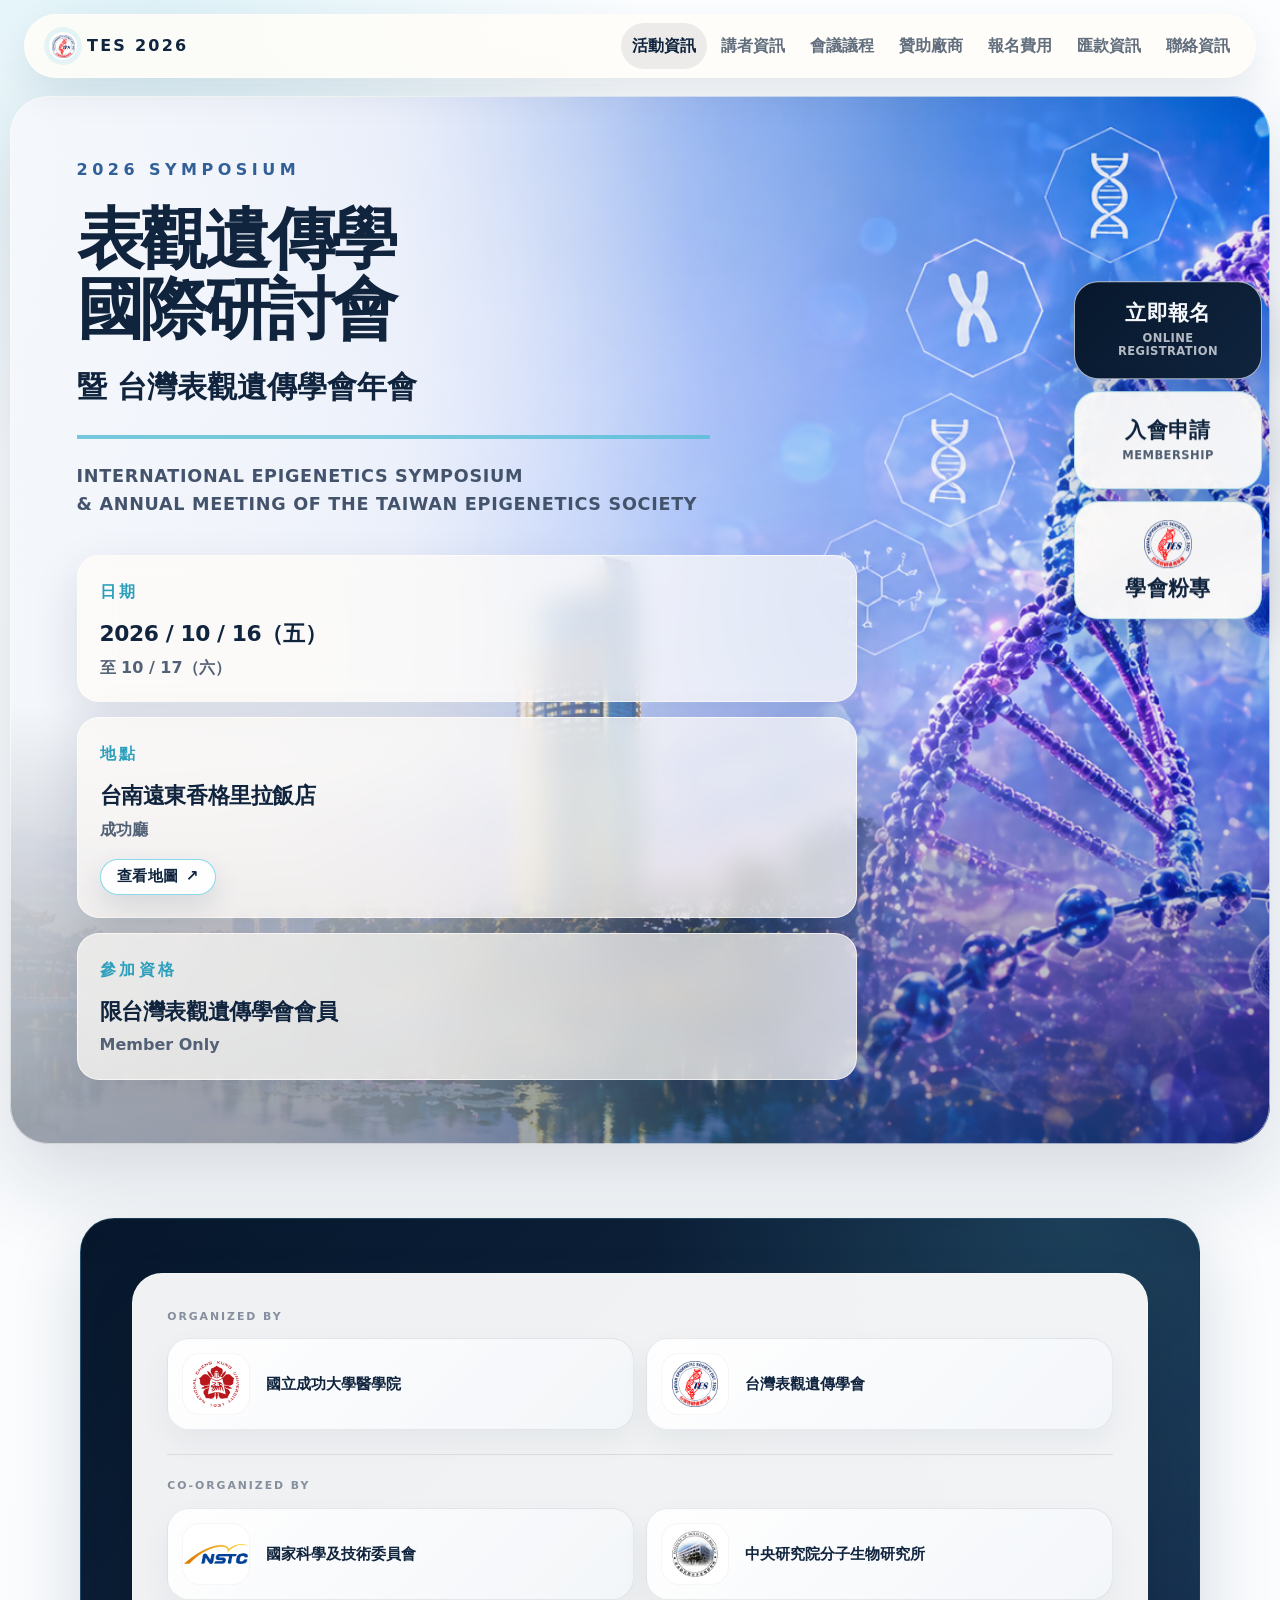
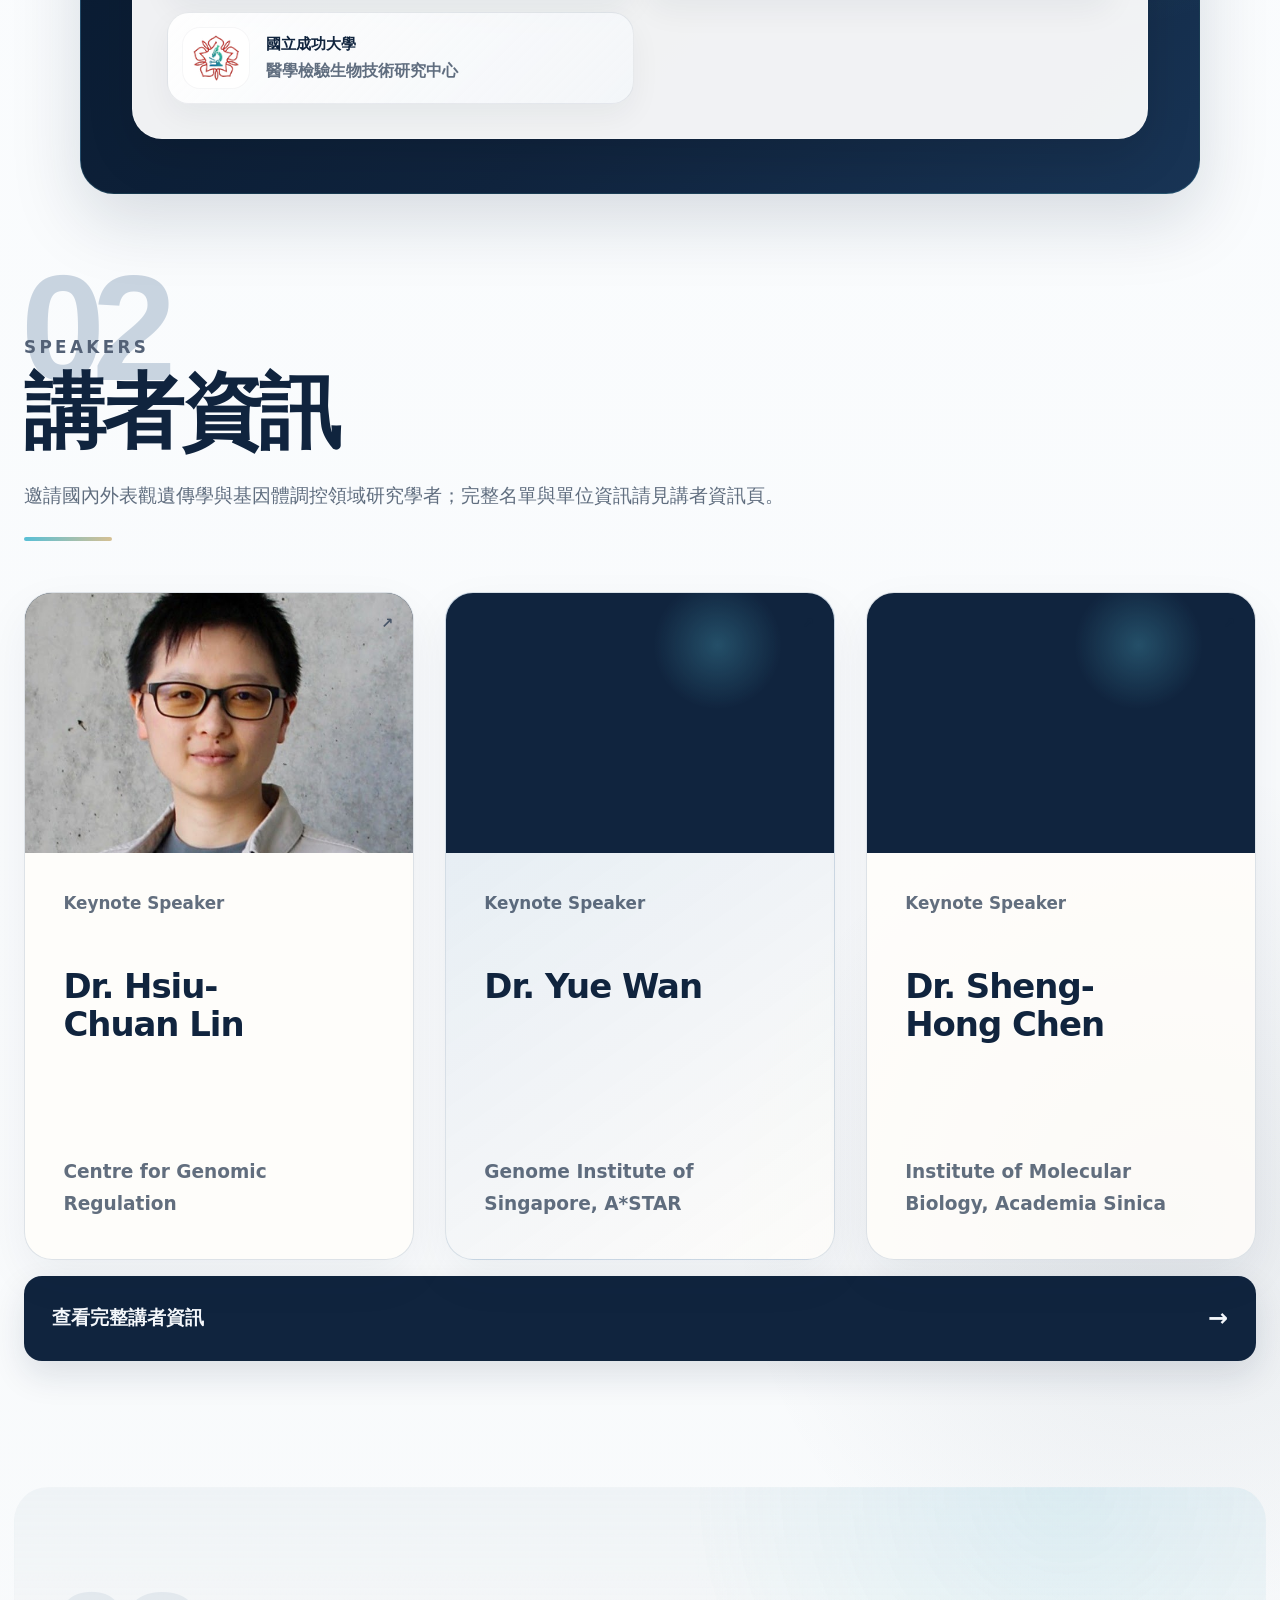
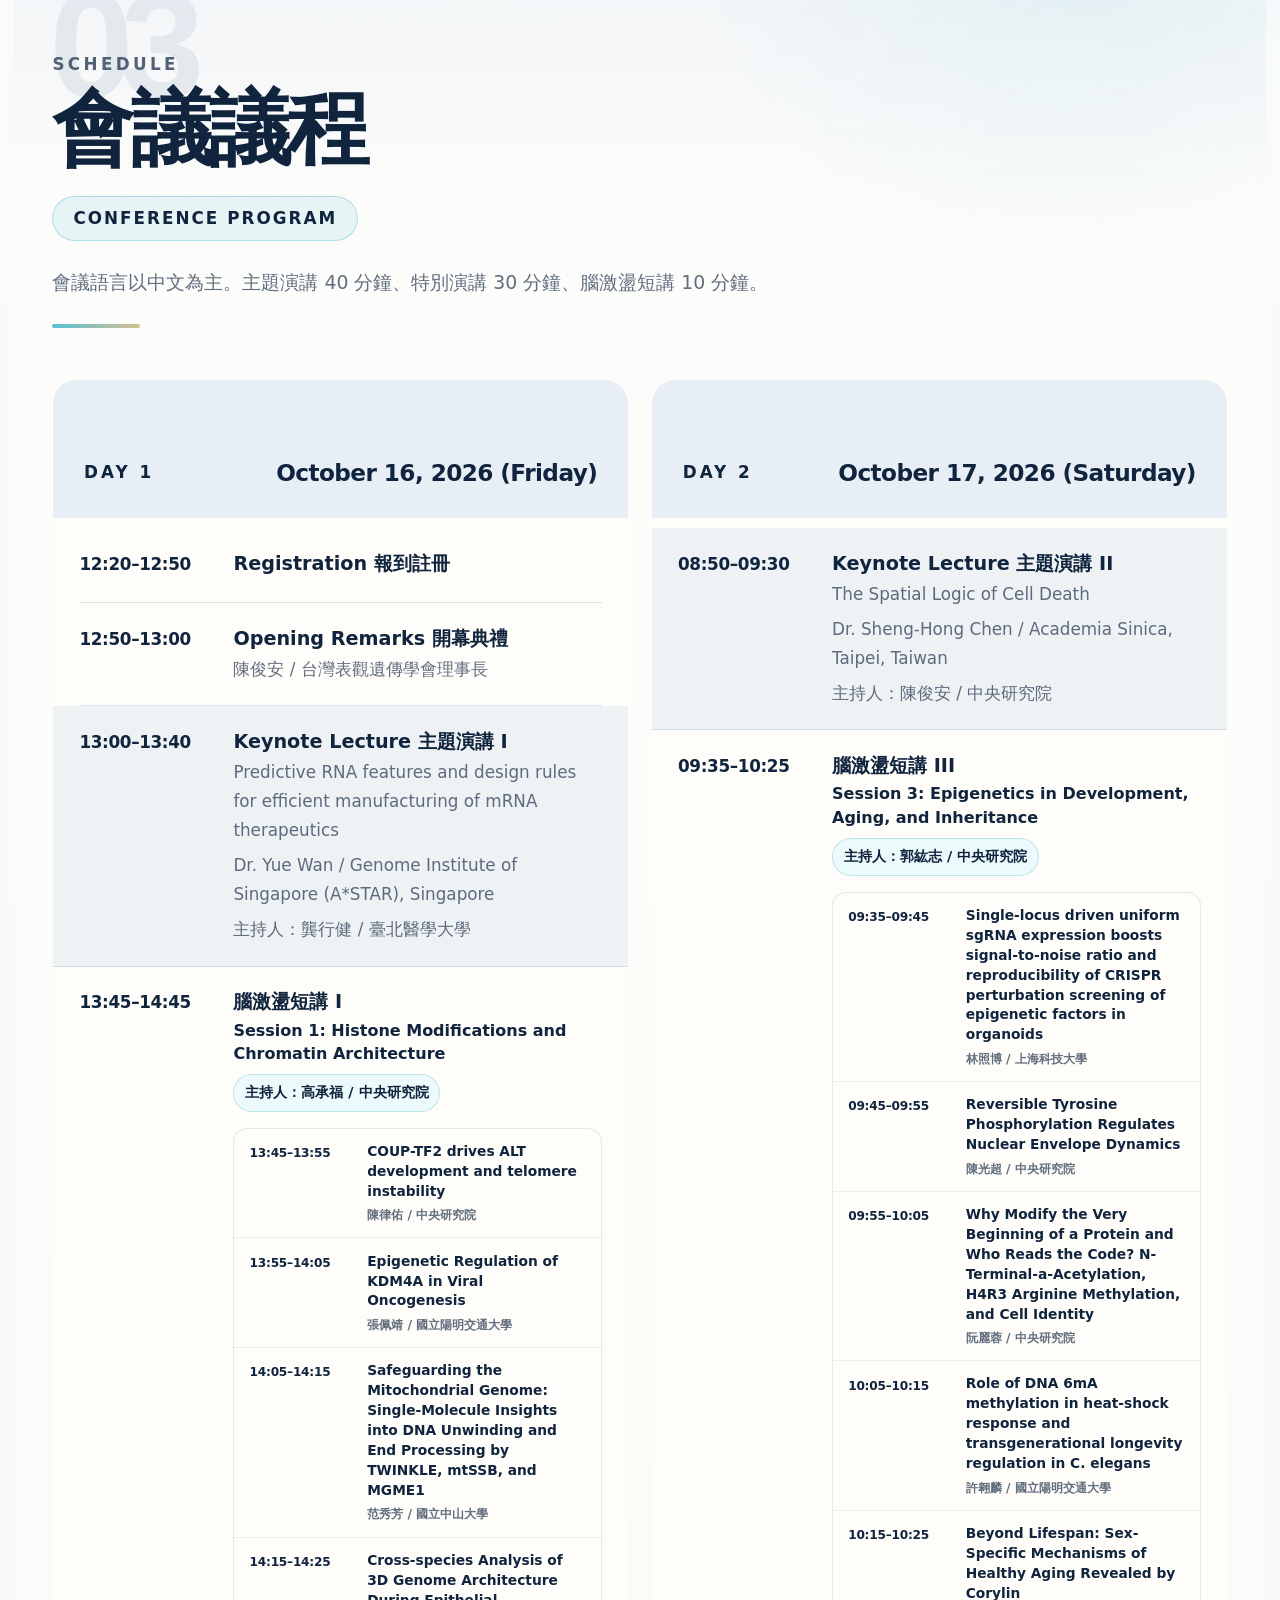
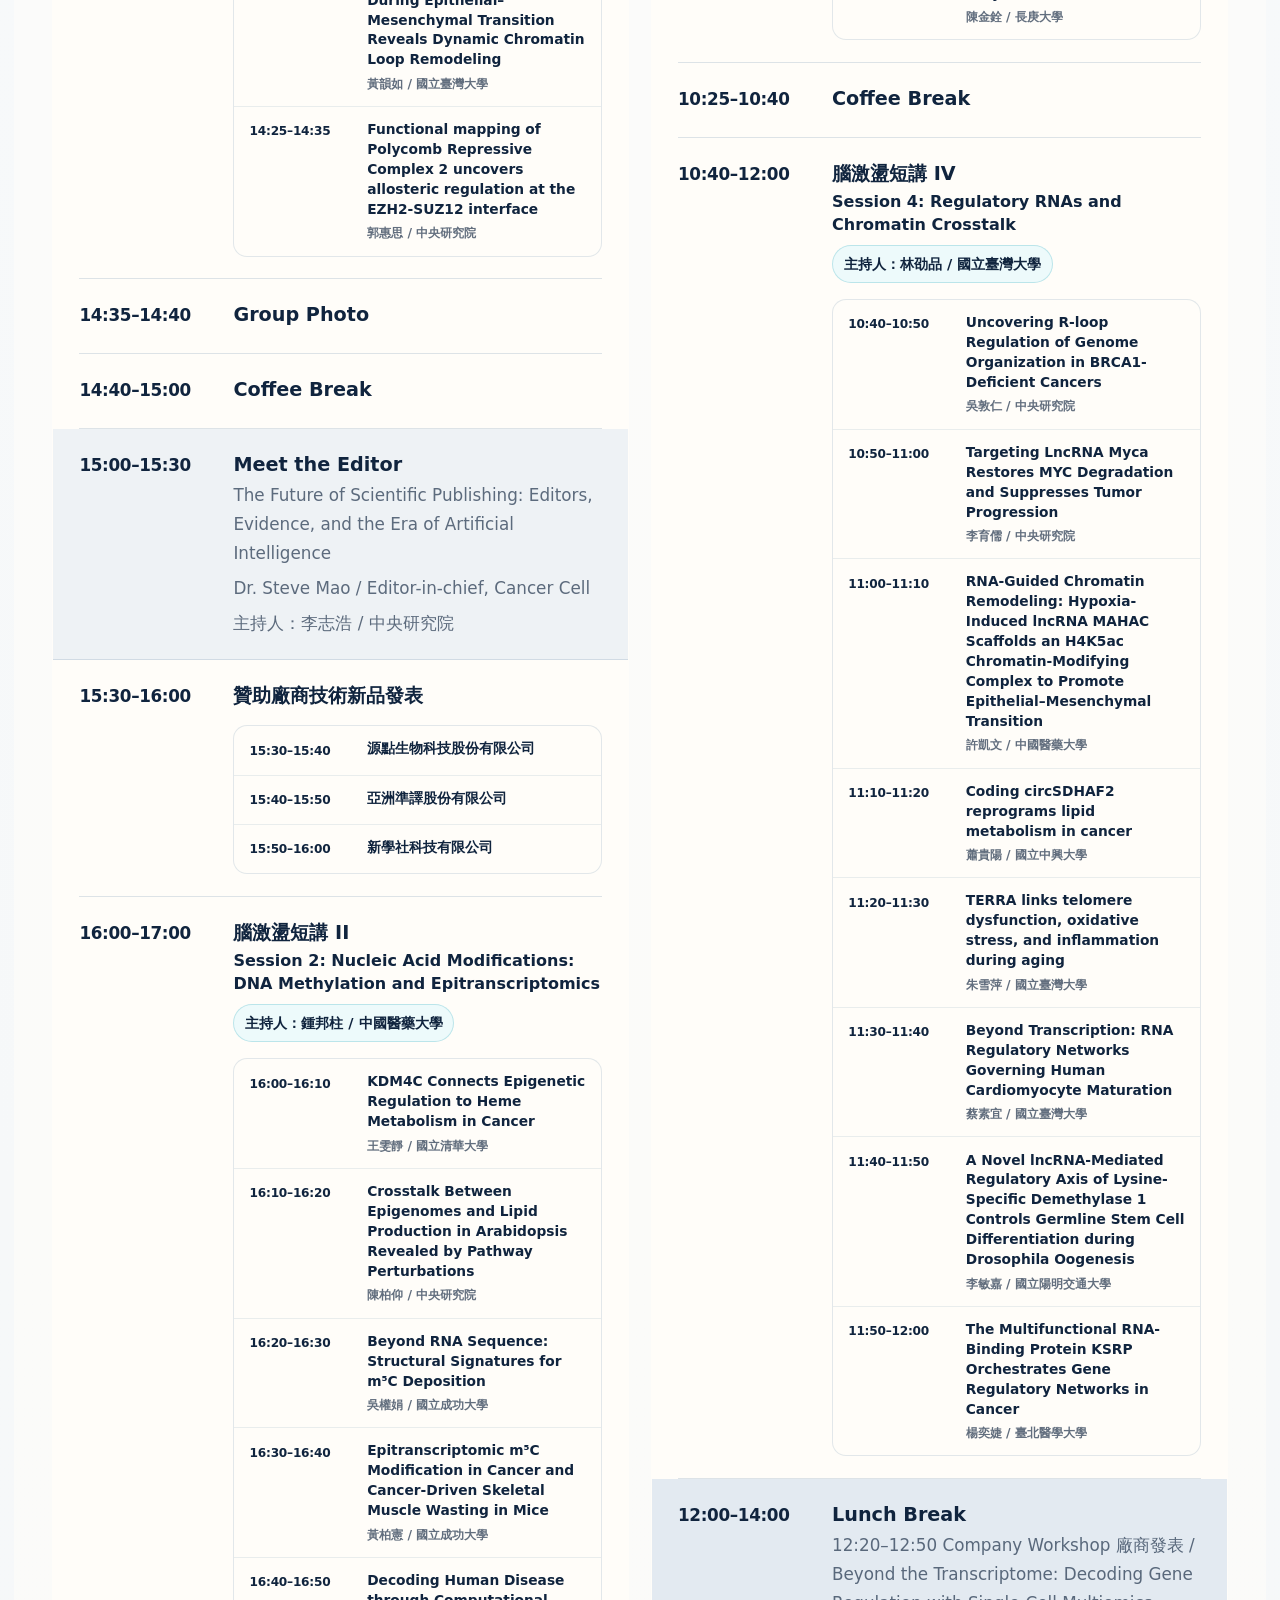
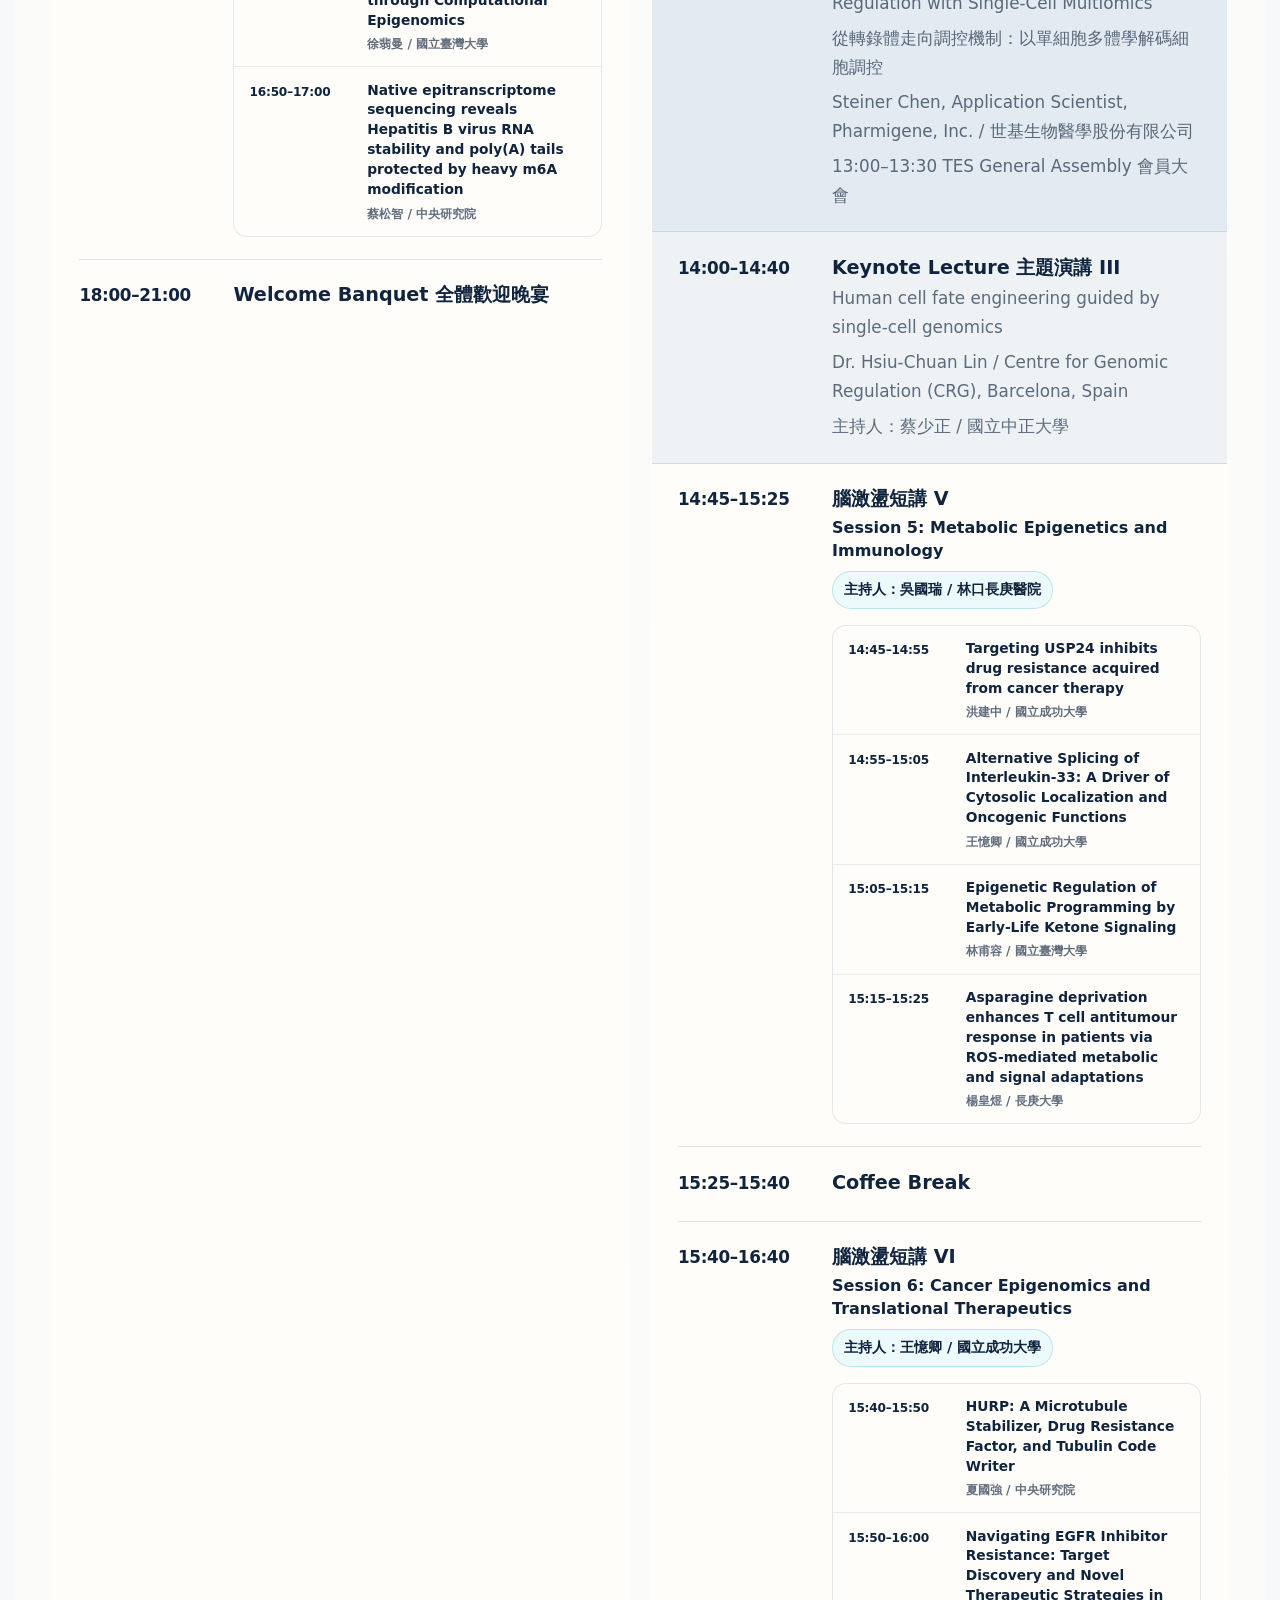
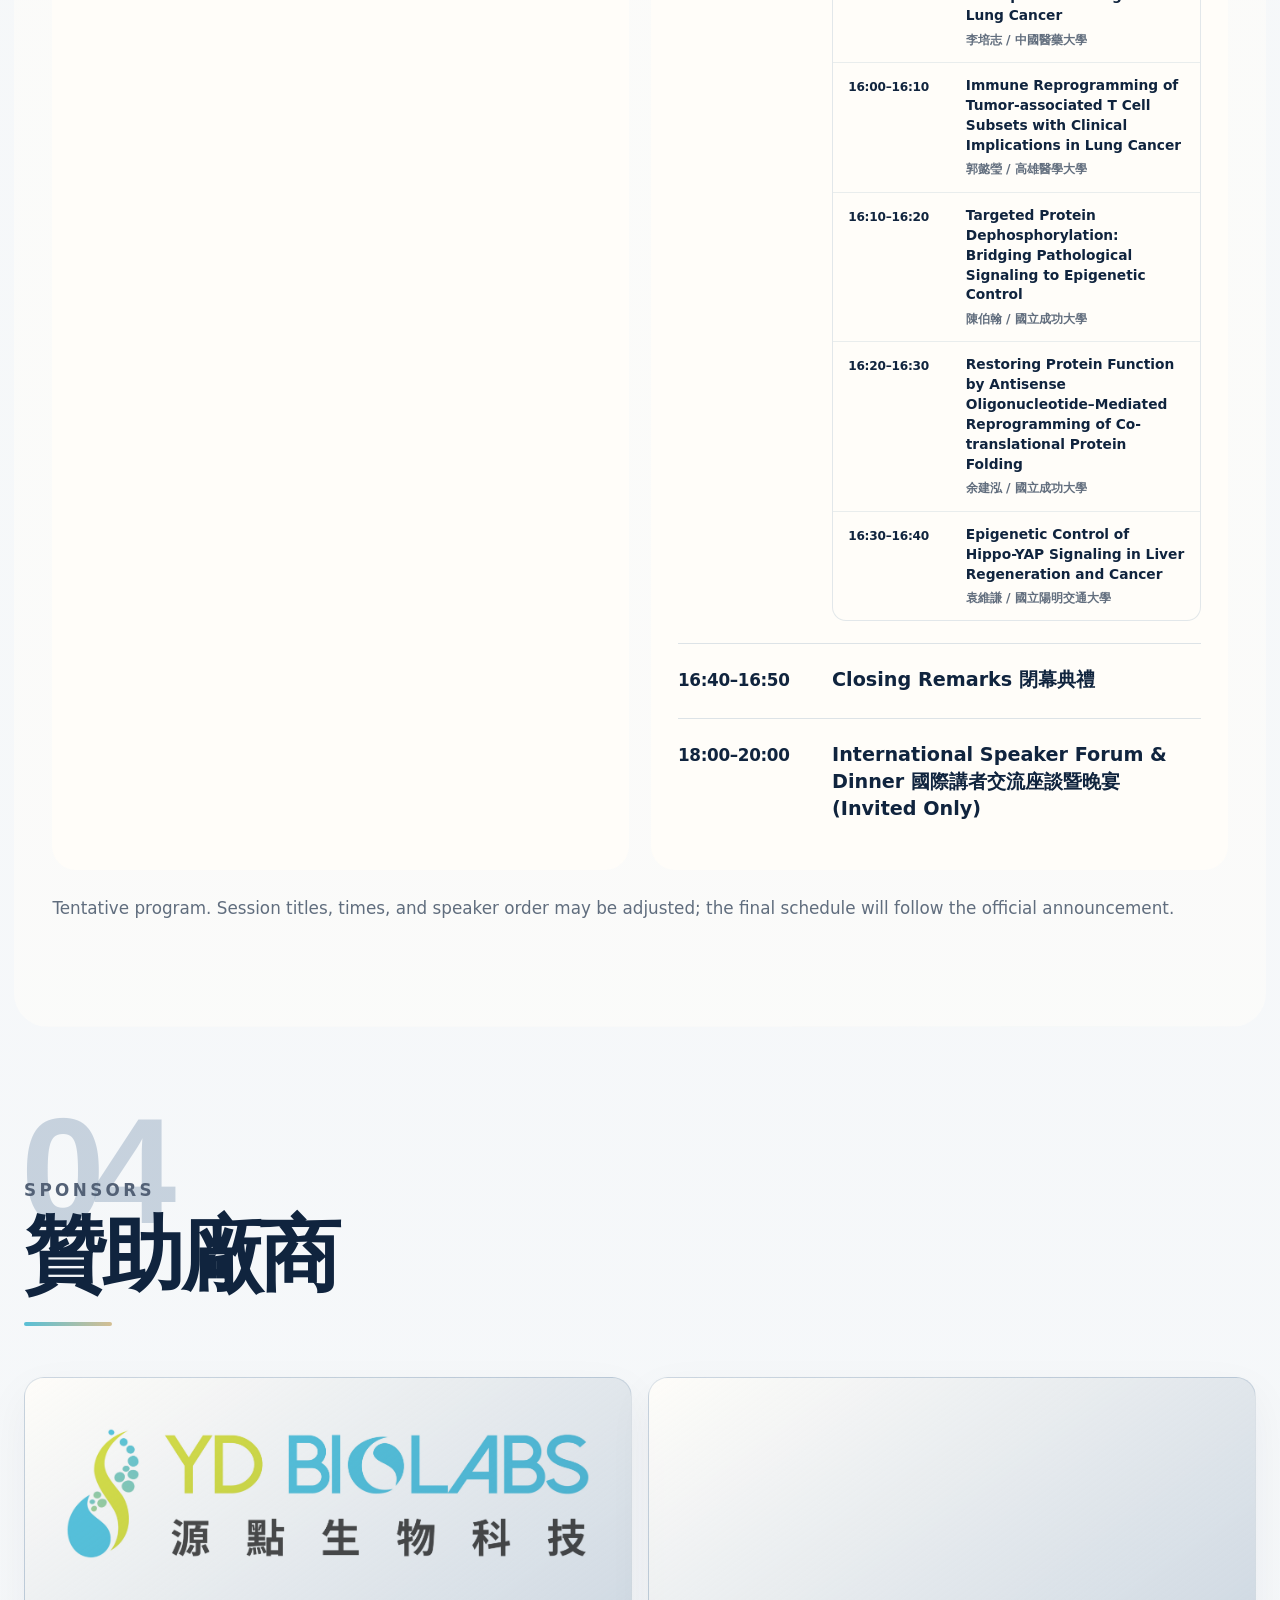
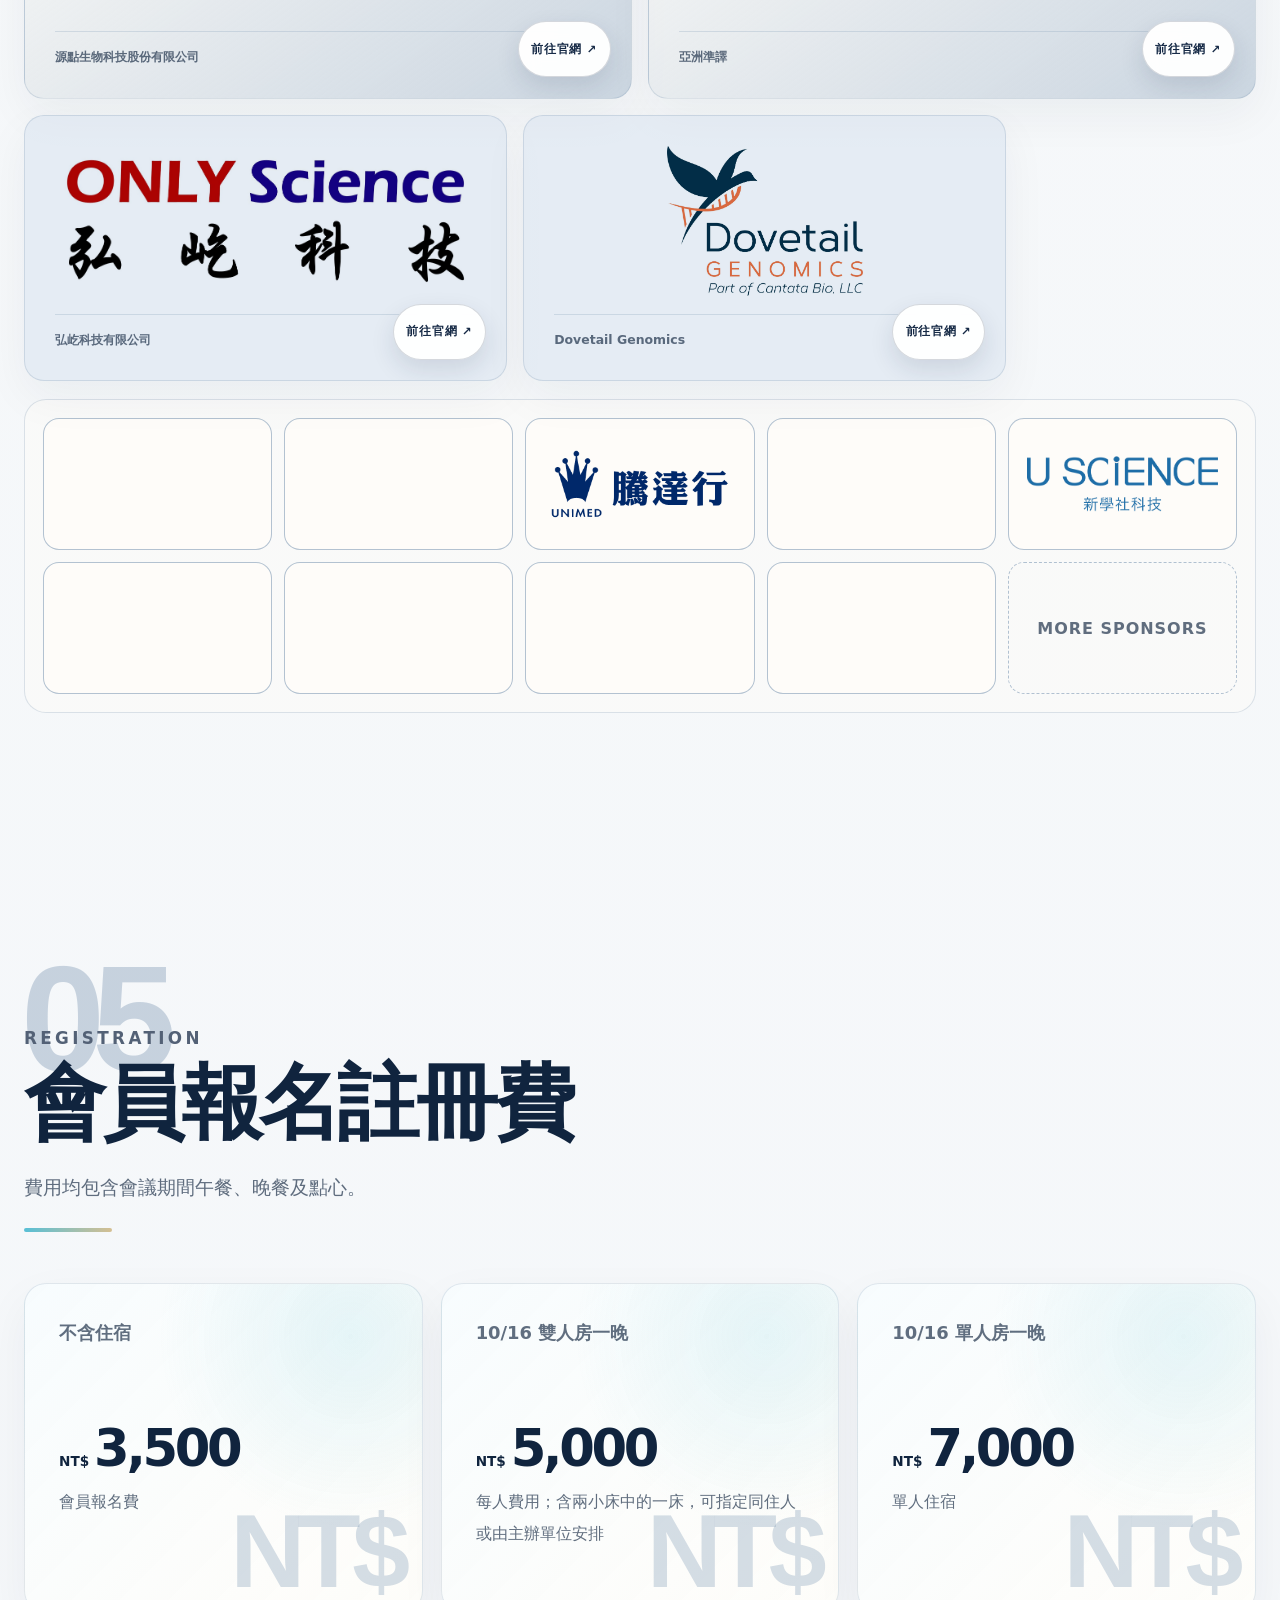
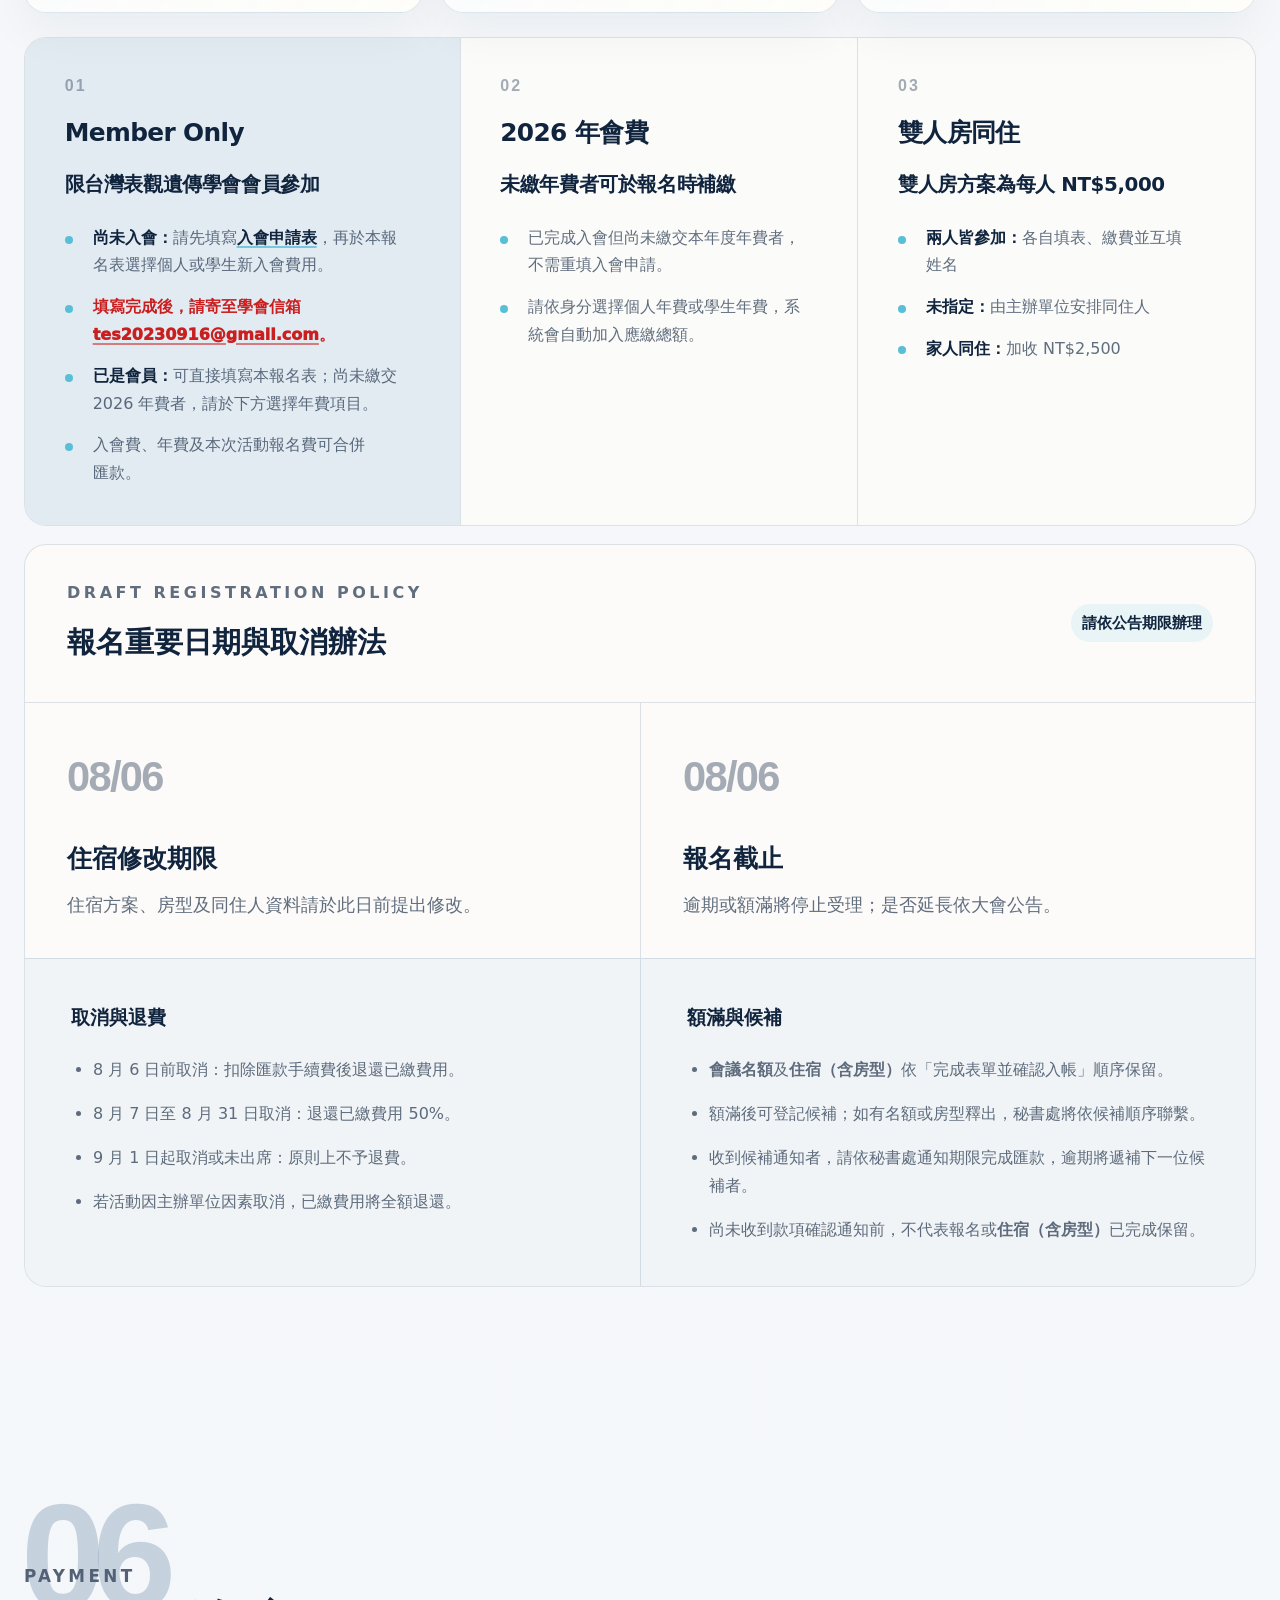
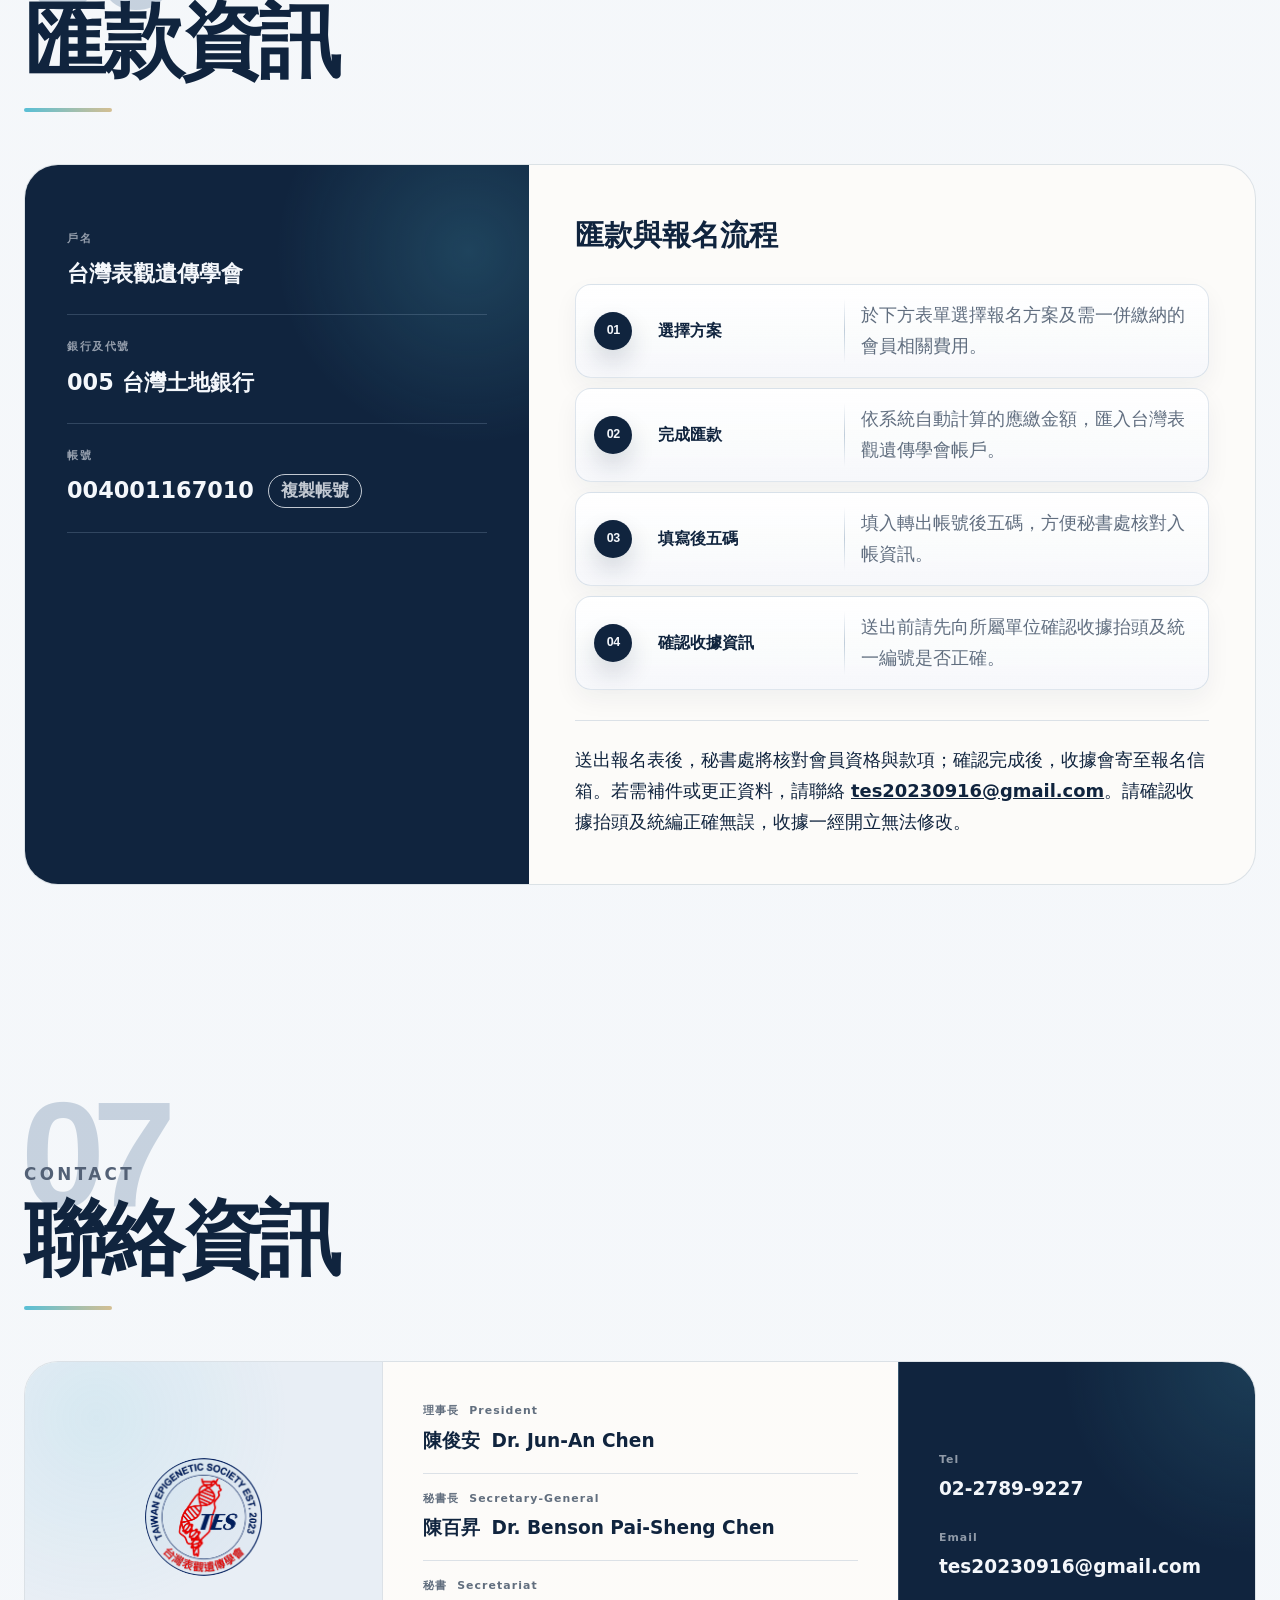
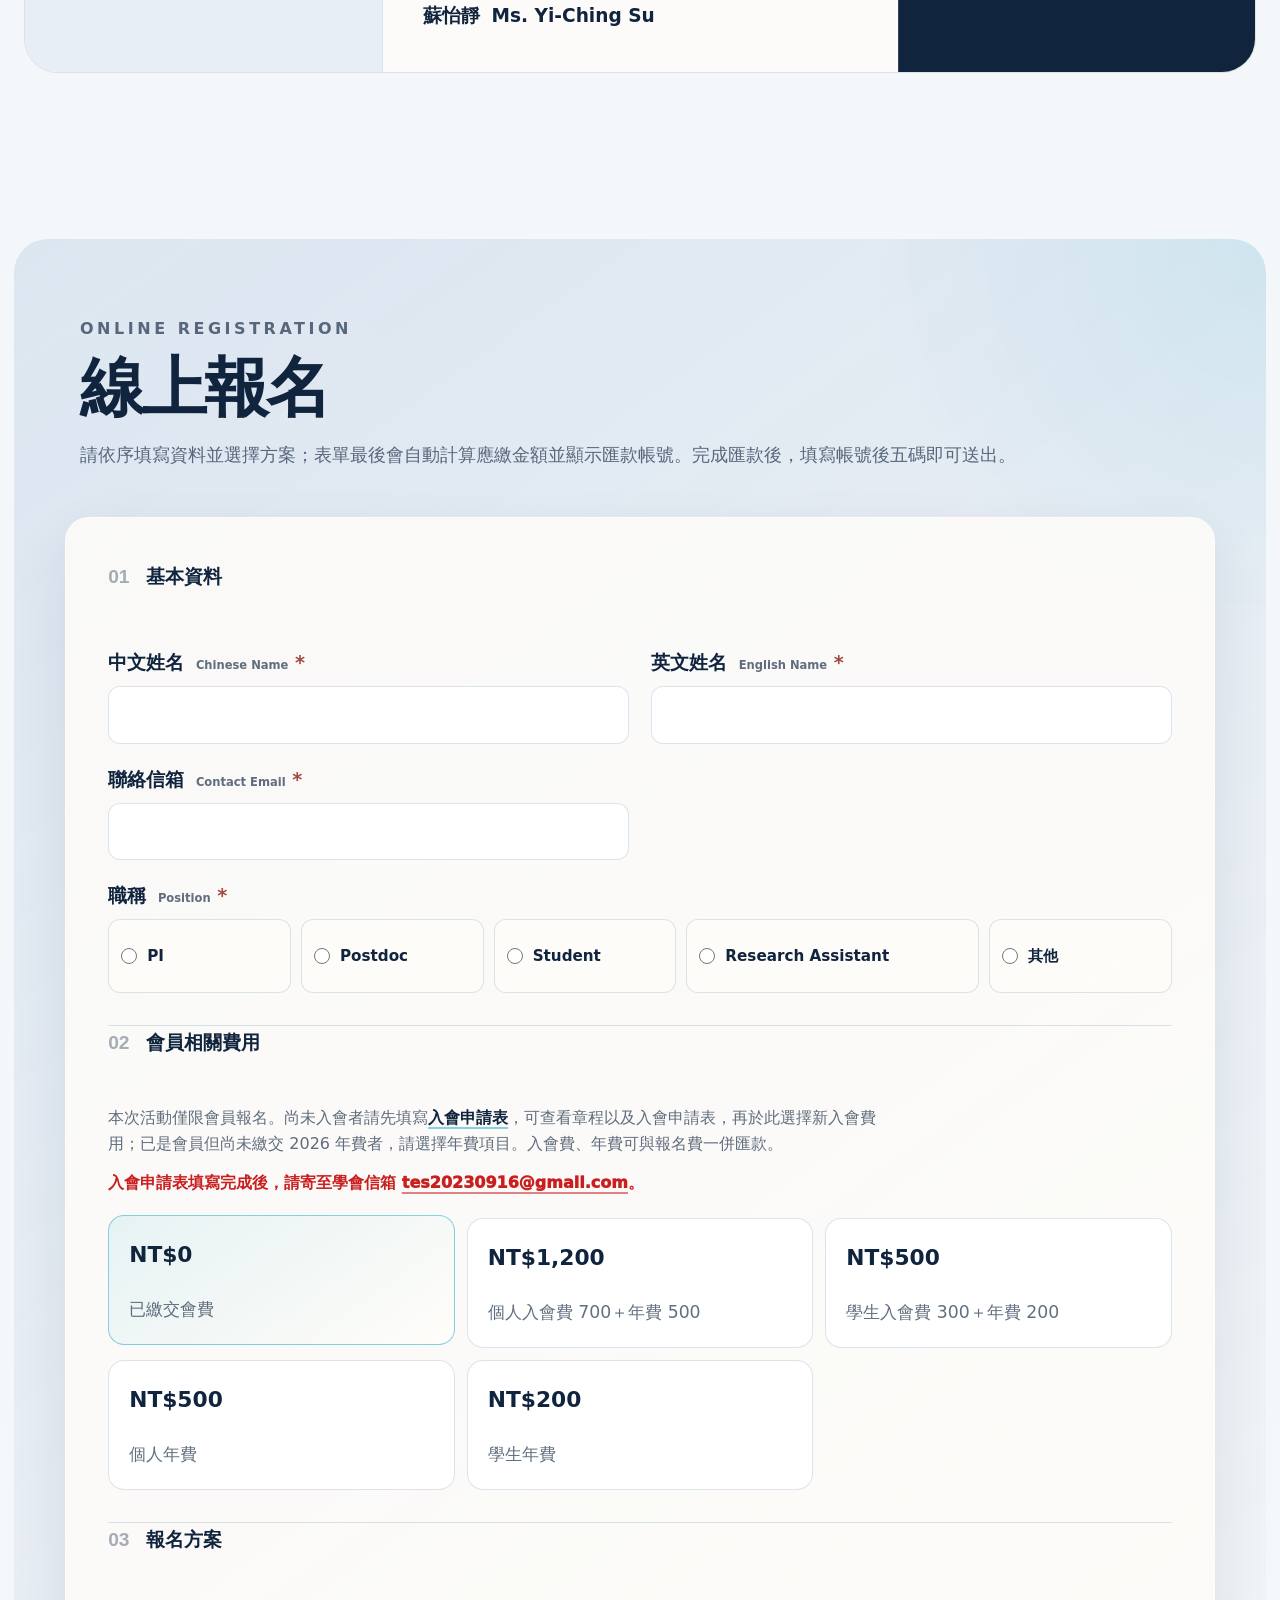
<file: index.html>
<!doctype html>
<html lang="zh-Hant">
  <head>
    <meta charset="utf-8">
    <meta name="viewport" content="width=device-width, initial-scale=1.0">
    <title>2026 表觀遺傳學國際研討會暨台灣表觀遺傳學會年會</title>
    <meta name="description" content="2026 表觀遺傳學國際研討會暨台灣表觀遺傳學會年會，2026 年 10 月 16 日至 17 日於台南遠東香格里拉飯店舉行。">
    <link rel="icon" type="image/png" href="assets/favicon.png">
    <link rel="stylesheet" href="styles.css?v=20260714-keynote-layout">
    <style>
        #sponsors a[href],
        #sponsor a[href],
        .sponsors a[href],
        .sponsor-section a[href],
        .sponsor-grid a[href],
        a.sponsor-card[href],
        a[class*="sponsor-card"][href],
        a[class*="sponsor-logo"][href],
        a[class*="sponsor-item"][href] {
            position: relative;
            cursor: pointer;
            text-decoration: none;
        }

        #sponsors a[href]::after,
        #sponsor a[href]::after,
        .sponsors a[href]::after,
        .sponsor-section a[href]::after,
        .sponsor-grid a[href]::after,
        a.sponsor-card[href]::after,
        a[class*="sponsor-card"][href]::after,
        a[class*="sponsor-logo"][href]::after,
        a[class*="sponsor-item"][href]::after {
            content: "前往官網 ↗";
            position: absolute;
            right: clamp(16px, 2vw, 30px);
            bottom: clamp(14px, 2vw, 28px);
            z-index: 2;
            display: inline-flex;
            align-items: center;
            justify-content: center;
            min-height: 38px;
            padding: 0 1rem;
            border: 1px solid rgba(92, 203, 225, 0.76);
            border-radius: 999px;
            background: rgba(255, 255, 255, 0.96);
            color: #102841;
            font-size: clamp(0.74rem, 0.72vw, 0.9rem);
            font-weight: 800;
            letter-spacing: 0.08em;
            box-shadow: 0 12px 30px rgba(9, 31, 52, 0.16);
            pointer-events: none;
            white-space: nowrap;
        }

        #sponsors a[href]:hover,
        #sponsors a[href]:focus-visible,
        #sponsor a[href]:hover,
        #sponsor a[href]:focus-visible,
        .sponsors a[href]:hover,
        .sponsors a[href]:focus-visible,
        .sponsor-section a[href]:hover,
        .sponsor-section a[href]:focus-visible,
        .sponsor-grid a[href]:hover,
        .sponsor-grid a[href]:focus-visible,
        a.sponsor-card[href]:hover,
        a.sponsor-card[href]:focus-visible,
        a[class*="sponsor-card"][href]:hover,
        a[class*="sponsor-card"][href]:focus-visible,
        a[class*="sponsor-logo"][href]:hover,
        a[class*="sponsor-logo"][href]:focus-visible,
        a[class*="sponsor-item"][href]:hover,
        a[class*="sponsor-item"][href]:focus-visible {
            border-color: rgba(92, 203, 225, 0.98);
            box-shadow: 0 24px 52px rgba(9, 31, 52, 0.2);
            transform: translateY(-3px);
        }

        #sponsors a[href]:focus-visible,
        #sponsor a[href]:focus-visible,
        .sponsors a[href]:focus-visible,
        .sponsor-section a[href]:focus-visible,
        .sponsor-grid a[href]:focus-visible,
        a.sponsor-card[href]:focus-visible,
        a[class*="sponsor-card"][href]:focus-visible,
        a[class*="sponsor-logo"][href]:focus-visible,
        a[class*="sponsor-item"][href]:focus-visible {
            outline: 3px solid rgba(92, 203, 225, 0.42);
            outline-offset: 5px;
        }

        @media (max-width: 720px) {
            #sponsors a[href]::after,
            #sponsor a[href]::after,
            .sponsors a[href]::after,
            .sponsor-section a[href]::after,
            .sponsor-grid a[href]::after,
            a.sponsor-card[href]::after,
            a[class*="sponsor-card"][href]::after,
            a[class*="sponsor-logo"][href]::after,
            a[class*="sponsor-item"][href]::after {
                right: 14px;
                bottom: 14px;
                min-height: 34px;
                padding: 0 0.85rem;
                font-size: 0.72rem;
            }
        }
    </style>
    <style>
        /* Linked sponsor cards need to read as clickable, not just decorative logos. */
        #sponsors a[href],
        #sponsor a[href],
        .sponsors a[href],
        .sponsor-section a[href],
        .sponsor-grid a[href],
        a.sponsor-card[href],
        a[class*="sponsor-card"][href],
        a[class*="sponsor-logo"][href],
        a[class*="sponsor-item"][href] {
            position: relative;
            cursor: pointer;
            text-decoration: none;
            transition: transform 0.2s ease, box-shadow 0.2s ease, border-color 0.2s ease;
        }

        #sponsors a[href]::after,
        #sponsor a[href]::after,
        .sponsors a[href]::after,
        .sponsor-section a[href]::after,
        .sponsor-grid a[href]::after,
        a.sponsor-card[href]::after,
        a[class*="sponsor-card"][href]::after,
        a[class*="sponsor-logo"][href]::after,
        a[class*="sponsor-item"][href]::after {
            content: "前往官網 ↗";
            position: absolute;
            right: clamp(14px, 1.8vw, 26px);
            bottom: clamp(14px, 1.8vw, 24px);
            display: inline-flex;
            align-items: center;
            justify-content: center;
            padding: 0.55rem 0.85rem;
            border: 1px solid rgba(22, 42, 70, 0.18);
            border-radius: 999px;
            background: rgba(255, 255, 255, 0.94);
            color: #162A46;
            font-size: clamp(0.78rem, 0.75vw, 0.92rem);
            font-weight: 800;
            letter-spacing: 0.06em;
            box-shadow: 0 10px 24px rgba(22, 42, 70, 0.12);
            pointer-events: none;
        }

        #sponsors a[href]:hover,
        #sponsors a[href]:focus-visible,
        #sponsor a[href]:hover,
        #sponsor a[href]:focus-visible,
        .sponsors a[href]:hover,
        .sponsors a[href]:focus-visible,
        .sponsor-section a[href]:hover,
        .sponsor-section a[href]:focus-visible,
        .sponsor-grid a[href]:hover,
        .sponsor-grid a[href]:focus-visible,
        a.sponsor-card[href]:hover,
        a.sponsor-card[href]:focus-visible,
        a[class*="sponsor-card"][href]:hover,
        a[class*="sponsor-card"][href]:focus-visible,
        a[class*="sponsor-logo"][href]:hover,
        a[class*="sponsor-logo"][href]:focus-visible,
        a[class*="sponsor-item"][href]:hover,
        a[class*="sponsor-item"][href]:focus-visible {
            transform: translateY(-4px);
            border-color: rgba(103, 202, 220, 0.72);
            box-shadow: 0 22px 44px rgba(22, 42, 70, 0.16);
            outline: none;
        }

        #sponsors a[href]:hover::after,
        #sponsors a[href]:focus-visible::after,
        #sponsor a[href]:hover::after,
        #sponsor a[href]:focus-visible::after,
        .sponsors a[href]:hover::after,
        .sponsors a[href]:focus-visible::after,
        .sponsor-section a[href]:hover::after,
        .sponsor-section a[href]:focus-visible::after,
        .sponsor-grid a[href]:hover::after,
        .sponsor-grid a[href]:focus-visible::after,
        a.sponsor-card[href]:hover::after,
        a.sponsor-card[href]:focus-visible::after,
        a[class*="sponsor-card"][href]:hover::after,
        a[class*="sponsor-card"][href]:focus-visible::after,
        a[class*="sponsor-logo"][href]:hover::after,
        a[class*="sponsor-logo"][href]:focus-visible::after,
        a[class*="sponsor-item"][href]:hover::after,
        a[class*="sponsor-item"][href]:focus-visible::after {
            background: #162A46;
            color: #fff;
            border-color: #162A46;
        }

        @media (max-width: 720px) {
            #sponsors a[href]::after,
            #sponsor a[href]::after,
            .sponsors a[href]::after,
            .sponsor-section a[href]::after,
            .sponsor-grid a[href]::after,
            a.sponsor-card[href]::after,
            a[class*="sponsor-card"][href]::after,
            a[class*="sponsor-logo"][href]::after,
            a[class*="sponsor-item"][href]::after {
                right: 12px;
                bottom: 12px;
                padding: 0.45rem 0.7rem;
                font-size: 0.72rem;
            }
        }
    </style>
    <style>
        /* Make linked sponsor cards visibly clickable. */
        #sponsors a[href],
        .sponsors a[href],
        .sponsor-grid a[href],
        .sponsor-showcase a[href],
        a.sponsor-card[href],
        a[class*="sponsor"][href] {
            position: relative;
            cursor: pointer;
            text-decoration: none;
            transition: transform 0.2s ease, box-shadow 0.2s ease, border-color 0.2s ease;
        }

        #sponsors a[href]::after,
        .sponsors a[href]::after,
        .sponsor-grid a[href]::after,
        .sponsor-showcase a[href]::after,
        a.sponsor-card[href]::after,
        a[class*="sponsor"][href]::after {
            content: "前往官網 ↗";
            position: absolute;
            right: clamp(12px, 1.6vw, 24px);
            bottom: clamp(12px, 1.6vw, 22px);
            z-index: 2;
            display: inline-flex;
            align-items: center;
            justify-content: center;
            padding: 0.5rem 0.78rem;
            border: 1px solid rgba(22, 42, 70, 0.18);
            border-radius: 999px;
            background: rgba(255, 255, 255, 0.96);
            color: #162A46;
            box-shadow: 0 10px 24px rgba(22, 42, 70, 0.12);
            font-size: clamp(0.72rem, 0.76vw, 0.9rem);
            font-weight: 800;
            letter-spacing: 0.06em;
            pointer-events: none;
            white-space: nowrap;
        }

        #sponsors a[href]:hover,
        #sponsors a[href]:focus-visible,
        .sponsors a[href]:hover,
        .sponsors a[href]:focus-visible,
        .sponsor-grid a[href]:hover,
        .sponsor-grid a[href]:focus-visible,
        .sponsor-showcase a[href]:hover,
        .sponsor-showcase a[href]:focus-visible,
        a.sponsor-card[href]:hover,
        a.sponsor-card[href]:focus-visible,
        a[class*="sponsor"][href]:hover,
        a[class*="sponsor"][href]:focus-visible {
            transform: translateY(-4px);
            border-color: rgba(103, 202, 220, 0.72);
            box-shadow: 0 22px 44px rgba(22, 42, 70, 0.16);
            outline: none;
        }

        #sponsors a[href]:hover::after,
        #sponsors a[href]:focus-visible::after,
        .sponsors a[href]:hover::after,
        .sponsors a[href]:focus-visible::after,
        .sponsor-grid a[href]:hover::after,
        .sponsor-grid a[href]:focus-visible::after,
        .sponsor-showcase a[href]:hover::after,
        .sponsor-showcase a[href]:focus-visible::after,
        a.sponsor-card[href]:hover::after,
        a.sponsor-card[href]:focus-visible::after,
        a[class*="sponsor"][href]:hover::after,
        a[class*="sponsor"][href]:focus-visible::after {
            background: #162A46;
            color: #fff;
        }
    </style>
  <script src="entry-scroll.js"></script>
</head>
  <body>
    <a class="skip-link" href="#mainContent">跳至主要內容</a>
    <header class="site-header">
      <a class="brand" href="#home" aria-label="回到首頁">TES 2026</a>
      <button class="nav-toggle" type="button" aria-expanded="false" aria-controls="mainNav" aria-label="開啟導覽選單">選單</button>
      <nav class="main-nav" id="mainNav" aria-label="主要導覽">
        <a href="#about">活動資訊</a>
        <a href="speakers.html">講者資訊</a>
        <a href="#program">會議議程</a>
        <a href="#sponsors">贊助廠商</a>
        <a href="#registration">報名費用</a>
        <a href="#payment">匯款資訊</a>
        <a href="#contact">聯絡資訊</a>
      </nav>
    </header>

    <nav class="floating-actions" aria-label="快速報名操作">
      <a class="floating-action primary" href="#register">
        <span>立即報名</span>
        <small>Online Registration</small>
      </a>
      <a class="floating-action secondary" href="assets/docs/台灣表觀遺傳學會入會申請書.pdf" target="_blank" rel="noopener noreferrer">
        <span>入會申請</span>
        <small>Membership</small>
      </a>
      <a class="floating-action logo-action" href="https://www.facebook.com/Epigenetics.and.Chromatin/" target="_blank" rel="noopener noreferrer" aria-label="前往台灣表觀遺傳學會 Facebook" data-open-new-page>
        <img src="assets/logos/tes-society-logo.png" alt="" loading="lazy" decoding="async">
        <span>學會粉專</span>
      </a>
    </nav>

    <main id="mainContent">
      <section class="hero hero-image-composite" id="home" aria-label="2026 International Epigenetics Symposium">
        <div class="hero-image-content">
          <p class="hero-kicker">2026 Symposium</p>
          <h1>
            <span>表觀遺傳學</span>
            <span>國際研討會</span>
          </h1>
          <p class="hero-meeting-name">暨 台灣表觀遺傳學會年會</p>
          <p class="hero-subtitle">
            <span>International Epigenetics Symposium</span>
            <span>&amp; Annual Meeting of the Taiwan Epigenetics Society</span>
          </p>
          <div class="hero-info-row" aria-label="活動資訊">
            <div>
              <span>日期</span>
              <strong>2026 / 10 / 16（五）</strong>
              <small>至 10 / 17（六）</small>
            </div>
            <div>
              <span>地點</span>
              <strong>台南遠東香格里拉飯店</strong>
              <small>成功廳</small>
              <a class="hero-map-link" href="https://maps.google.com/?q=台南遠東香格里拉飯店" target="_blank" rel="noreferrer">查看地圖</a>
            </div>
            <div>
              <span>參加資格</span>
              <strong>限台灣表觀遺傳學會會員</strong>
              <small>Member Only</small>
            </div>
          </div>
        </div>
      </section>

      <section class="section intro-section" id="about">
        <div class="about-layout organizer-only-layout">
          <div class="institution-panel">
            <div class="institution-block">
              <p>Organized by</p>
              <ul class="organization-list organization-rail">
                <li class="organization-item">
                  <span class="organization-logo">
                    <img src="assets/logos/ncku-logo.png" alt="">
                  </span>
                  <span class="organization-name">國立成功大學醫學院</span>
                </li>
                <li class="organization-item">
                  <span class="organization-logo">
                    <img src="assets/logos/tes-logo-hq.png" alt="">
                  </span>
                  <span class="organization-name">台灣表觀遺傳學會</span>
                </li>
              </ul>
            </div>
            <div class="institution-block">
              <p>Co-organized by</p>
              <ul class="organization-list organization-rail">
                <li class="organization-item">
                  <span class="organization-logo organization-logo-wide">
                    <img src="assets/logos/nstc-mark-transparent.png" alt="">
                  </span>
                  <span class="organization-name">國家科學及技術委員會</span>
                </li>
                <li class="organization-item">
                  <span class="organization-logo">
                    <img src="assets/logos/imb-logo-hq.png" alt="">
                  </span>
                  <span class="organization-name">中央研究院分子生物研究所</span>
                </li>
                <li class="organization-item">
                  <span class="organization-logo">
                    <img src="assets/logos/medical-lab-biotech-research-center.png" alt="">
                  </span>
                  <span class="organization-name">國立成功大學<small>醫學檢驗生物技術研究中心</small></span>
                </li>
              </ul>
            </div>
          </div>
        </div>
      </section>

      <section class="section speaker-preview-section" id="home-speakers">
        <div class="section-heading" data-section="02">
          <p class="eyebrow">Speakers</p>
          <h2>講者資訊</h2>
          <p>邀請國內外表觀遺傳學與基因體調控領域研究學者；完整名單與單位資訊請見講者資訊頁。</p>
        </div>
        <div class="keynote-preview-grid">
          <a class="keynote-preview-card" href="https://www.crg.eu/ca/programmes-groups/lin-lab" target="_blank" rel="noopener" aria-label="Open Dr. Hsiu-Chuan Lin lab website">
            <span class="speaker-monogram">
              <img src="assets/speakers/hsiu-chuan-lin-crop.png" alt="Dr. Hsiu-Chuan Lin" loading="lazy" decoding="async" style="--avatar-position: 50% 50%; --avatar-zoom: 1; --avatar-shift-x: 0%; --avatar-shift-y: 0%;">
            </span>
            <div>
              <p>Keynote Speaker</p>
              <h3><span>Dr. Hsiu-Chuan Lin</span></h3>
              <span>Centre for Genomic Regulation</span>
            </div>
          </a>
          <a class="keynote-preview-card" href="https://research.a-star.edu.sg/researcher/yue-wan/" target="_blank" rel="noopener" aria-label="Open Dr. Yue Wan profile website">
            <span class="speaker-monogram">
              <img src="assets/speakers/wan-yue.png" alt="Dr. Yue Wan" loading="lazy" decoding="async" style="--avatar-position: 50% 42%; --avatar-zoom: 1.08; --avatar-shift-x: 0%; --avatar-shift-y: 0%;">
            </span>
            <div>
              <p>Keynote Speaker</p>
              <h3><span>Dr. Yue Wan</span></h3>
              <span>Genome Institute of Singapore, A*STAR</span>
            </div>
          </a>
          <a class="keynote-preview-card" href="https://celldynamicslabchinese.mystrikingly.com/" target="_blank" rel="noopener" aria-label="Open Dr. Sheng-Hong Chen lab website">
            <span class="speaker-monogram">
              <img src="assets/speakers/chen-sheng-hong.jpg" alt="Dr. Sheng-Hong Chen" loading="lazy" decoding="async" style="--avatar-position: 50% 50%; --avatar-zoom: 1.42; --avatar-shift-x: 0%; --avatar-shift-y: -10%;">
            </span>
            <div>
              <p>Keynote Speaker</p>
              <h3><span>Dr. Sheng-Hong Chen</span></h3>
              <span>Institute of Molecular Biology, Academia Sinica</span>
            </div>
          </a>
        </div>
        <a class="speakers-page-link" href="speakers.html">
          <span>查看完整講者資訊</span>
          <span aria-hidden="true">→</span>
        </a>
      </section>

      <section class="section program-section" id="program">
        <div class="section-heading" data-section="03">
          <p class="eyebrow">Schedule</p>
          <h2>會議議程</h2>
          <span class="program-status">Conference Program</span>
          <p>會議語言以中文為主。主題演講 40 分鐘、特別演講 30 分鐘、腦激盪短講 10 分鐘。</p>
        </div>
        <div class="program-days">
          <article class="program-day">
            <header>
              <p>Day 1</p>
              <h3>October 16, 2026 (Friday)</h3>
            </header>
            <div class="program-list">
              <div class="program-item">
                <time>12:20–12:50</time>
                <div><h4>Registration 報到註冊</h4></div>
              </div>
              <div class="program-item">
                <time>12:50–13:00</time>
                <div>
                  <h4>Opening Remarks 開幕典禮</h4>
                  <p>陳俊安 / 台灣表觀遺傳學會理事長</p>
                </div>
              </div>
              <div class="program-item keynote">
                <time>13:00–13:40</time>
                <div>
                  <h4>Keynote Lecture 主題演講 I</h4>
                  <p>Predictive RNA features and design rules for efficient manufacturing of mRNA therapeutics</p>
                  <p>Dr. Yue Wan / Genome Institute of Singapore (A*STAR), Singapore</p>
                  <p>主持人：龔行健 / 臺北醫學大學</p>
                </div>
              </div>
              <div class="program-item">
                <time>13:45–14:45</time>
                <div>
                  <h4>腦激盪短講 I</h4>
                  <p class="program-session-title">Session 1: Histone Modifications and Chromatin Architecture</p>
                  <p class="program-chair">主持人：高承福 / 中央研究院</p>
                  <ol class="program-subtalks">
                    <li><time>13:45–13:55</time><div><strong>COUP-TF2 drives ALT development and telomere instability</strong><span>陳律佑 / 中央研究院</span></div></li>
                    <li><time>13:55–14:05</time><div><strong>Epigenetic Regulation of KDM4A in Viral Oncogenesis</strong><span>張佩靖 / 國立陽明交通大學</span></div></li>
                    <li><time>14:05–14:15</time><div><strong>Safeguarding the Mitochondrial Genome: Single-Molecule Insights into DNA Unwinding and End Processing by TWINKLE, mtSSB, and MGME1</strong><span>范秀芳 / 國立中山大學</span></div></li>
                    <li><time>14:15–14:25</time><div><strong>Cross-species Analysis of 3D Genome Architecture During Epithelial–Mesenchymal Transition Reveals Dynamic Chromatin Loop Remodeling</strong><span>黃韻如 / 國立臺灣大學</span></div></li>
                    <li><time>14:25–14:35</time><div><strong>Functional mapping of Polycomb Repressive Complex 2 uncovers allosteric regulation at the EZH2-SUZ12 interface</strong><span>郭惠思 / 中央研究院</span></div></li>
                  </ol>
                </div>
              </div>
              <div class="program-item compact">
                <time>14:35–14:40</time>
                <div><h4>Group Photo</h4></div>
              </div>
              <div class="program-item break">
                <time>14:40–15:00</time>
                <div><h4>Coffee Break</h4></div>
              </div>
              <div class="program-item keynote">
                <time>15:00–15:30</time>
                <div>
                  <h4>Meet the Editor</h4>
                  <p>The Future of Scientific Publishing: Editors, Evidence, and the Era of Artificial Intelligence</p>
                  <p>Dr. Steve Mao / Editor-in-chief, Cancer Cell</p>
                  <p>主持人：李志浩 / 中央研究院</p>
                </div>
              </div>
              <div class="program-item">
                <time>15:30–16:00</time>
                <div>
                  <h4>贊助廠商技術新品發表</h4>
                  <ol class="program-subtalks program-subtalks-compact">
                    <li><time>15:30–15:40</time><div><strong>源點生物科技股份有限公司</strong></div></li>
                    <li><time>15:40–15:50</time><div><strong>亞洲準譯股份有限公司</strong></div></li>
                    <li><time>15:50–16:00</time><div><strong>新學社科技有限公司</strong></div></li>
                  </ol>
                </div>
              </div>
              <div class="program-item">
                <time>16:00–17:00</time>
                <div>
                  <h4>腦激盪短講 II</h4>
                  <p class="program-session-title">Session 2: Nucleic Acid Modifications: DNA Methylation and Epitranscriptomics</p>
                  <p class="program-chair">主持人：鍾邦柱 / 中國醫藥大學</p>
                  <ol class="program-subtalks">
                    <li><time>16:00–16:10</time><div><strong>KDM4C Connects Epigenetic Regulation to Heme Metabolism in Cancer</strong><span>王雯靜 / 國立清華大學</span></div></li>
                    <li><time>16:10–16:20</time><div><strong>Crosstalk Between Epigenomes and Lipid Production in Arabidopsis Revealed by Pathway Perturbations</strong><span>陳柏仰 / 中央研究院</span></div></li>
                    <li><time>16:20–16:30</time><div><strong>Beyond RNA Sequence: Structural Signatures for m⁵C Deposition</strong><span>吳權娟 / 國立成功大學</span></div></li>
                    <li><time>16:30–16:40</time><div><strong>Epitranscriptomic m⁵C Modification in Cancer and Cancer-Driven Skeletal Muscle Wasting in Mice</strong><span>黃柏憲 / 國立成功大學</span></div></li>
                    <li><time>16:40–16:50</time><div><strong>Decoding Human Disease through Computational Epigenomics</strong><span>徐翡曼 / 國立臺灣大學</span></div></li>
                    <li><time>16:50–17:00</time><div><strong>Native epitranscriptome sequencing reveals Hepatitis B virus RNA stability and poly(A) tails protected by heavy m6A modification</strong><span>蔡松智 / 中央研究院</span></div></li>
                  </ol>
                </div>
              </div>
              <div class="program-item banquet">
                <time>18:00–21:00</time>
                <div><h4>Welcome Banquet 全體歡迎晚宴</h4></div>
              </div>
            </div>
          </article>

          <article class="program-day">
            <header>
              <p>Day 2</p>
              <h3>October 17, 2026 (Saturday)</h3>
            </header>
            <div class="program-list">
              <div class="program-item keynote">
                <time>08:50–09:30</time>
                <div>
                  <h4>Keynote Lecture 主題演講 II</h4>
                  <p>The Spatial Logic of Cell Death</p>
                  <p>Dr. Sheng-Hong Chen / Academia Sinica, Taipei, Taiwan</p>
                  <p>主持人：陳俊安 / 中央研究院</p>
                </div>
              </div>
              <div class="program-item">
                <time>09:35–10:25</time>
                <div>
                  <h4>腦激盪短講 III</h4>
                  <p class="program-session-title">Session 3: Epigenetics in Development, Aging, and Inheritance</p>
                  <p class="program-chair">主持人：郭紘志 / 中央研究院</p>
                  <ol class="program-subtalks">
                    <li><time>09:35–09:45</time><div><strong>Single-locus driven uniform sgRNA expression boosts signal-to-noise ratio and reproducibility of CRISPR perturbation screening of epigenetic factors in organoids</strong><span>林照博 / 上海科技大學</span></div></li>
                    <li><time>09:45–09:55</time><div><strong>Reversible Tyrosine Phosphorylation Regulates Nuclear Envelope Dynamics</strong><span>陳光超 / 中央研究院</span></div></li>
                    <li><time>09:55–10:05</time><div><strong>Why Modify the Very Beginning of a Protein and Who Reads the Code? N-Terminal-a-Acetylation, H4R3 Arginine Methylation, and Cell Identity</strong><span>阮麗蓉 / 中央研究院</span></div></li>
                    <li><time>10:05–10:15</time><div><strong>Role of DNA 6mA methylation in heat-shock response and transgenerational longevity regulation in C. elegans</strong><span>許翱麟 / 國立陽明交通大學</span></div></li>
                    <li><time>10:15–10:25</time><div><strong>Beyond Lifespan: Sex-Specific Mechanisms of Healthy Aging Revealed by Corylin</strong><span>陳金銓 / 長庚大學</span></div></li>
                  </ol>
                </div>
              </div>
              <div class="program-item break">
                <time>10:25–10:40</time>
                <div><h4>Coffee Break</h4></div>
              </div>
              <div class="program-item">
                <time>10:40–12:00</time>
                <div>
                  <h4>腦激盪短講 IV</h4>
                  <p class="program-session-title">Session 4: Regulatory RNAs and Chromatin Crosstalk</p>
                  <p class="program-chair">主持人：林劭品 / 國立臺灣大學</p>
                  <ol class="program-subtalks">
                    <li><time>10:40–10:50</time><div><strong>Uncovering R-loop Regulation of Genome Organization in BRCA1-Deficient Cancers</strong><span>吳敦仁 / 中央研究院</span></div></li>
                    <li><time>10:50–11:00</time><div><strong>Targeting LncRNA Myca Restores MYC Degradation and Suppresses Tumor Progression</strong><span>李育儒 / 中央研究院</span></div></li>
                    <li><time>11:00–11:10</time><div><strong>RNA-Guided Chromatin Remodeling: Hypoxia-Induced lncRNA MAHAC Scaffolds an H4K5ac Chromatin-Modifying Complex to Promote Epithelial–Mesenchymal Transition</strong><span>許凱文 / 中國醫藥大學</span></div></li>
                    <li><time>11:10–11:20</time><div><strong>Coding circSDHAF2 reprograms lipid metabolism in cancer</strong><span>蕭貴陽 / 國立中興大學</span></div></li>
                    <li><time>11:20–11:30</time><div><strong>TERRA links telomere dysfunction, oxidative stress, and inflammation during aging</strong><span>朱雪萍 / 國立臺灣大學</span></div></li>
                    <li><time>11:30–11:40</time><div><strong>Beyond Transcription: RNA Regulatory Networks Governing Human Cardiomyocyte Maturation</strong><span>蔡素宜 / 國立臺灣大學</span></div></li>
                    <li><time>11:40–11:50</time><div><strong>A Novel lncRNA-Mediated Regulatory Axis of Lysine-Specific Demethylase 1 Controls Germline Stem Cell Differentiation during Drosophila Oogenesis</strong><span>李敏嘉 / 國立陽明交通大學</span></div></li>
                    <li><time>11:50–12:00</time><div><strong>The Multifunctional RNA-Binding Protein KSRP Orchestrates Gene Regulatory Networks in Cancer</strong><span>楊奕婕 / 臺北醫學大學</span></div></li>
                  </ol>
                </div>
              </div>
              <div class="program-item parallel">
                <time>12:00–14:00</time>
                <div>
                  <h4>Lunch Break</h4>
                  <p>12:20–12:50 Company Workshop 廠商發表 / Beyond the Transcriptome: Decoding Gene Regulation with Single-Cell Multiomics</p>
                  <p>從轉錄體走向調控機制：以單細胞多體學解碼細胞調控</p>
                  <p>Steiner Chen, Application Scientist, Pharmigene, Inc. / 世基生物醫學股份有限公司</p>
                  <p>13:00–13:30 TES General Assembly 會員大會</p>
                </div>
              </div>
              <div class="program-item keynote">
                <time>14:00–14:40</time>
                <div>
                  <h4>Keynote Lecture 主題演講 III</h4>
                  <p>Human cell fate engineering guided by single-cell genomics</p>
                  <p>Dr. Hsiu-Chuan Lin / Centre for Genomic Regulation (CRG), Barcelona, Spain</p>
                  <p>主持人：蔡少正 / 國立中正大學</p>
                </div>
              </div>
              <div class="program-item">
                <time>14:45–15:25</time>
                <div>
                  <h4>腦激盪短講 V</h4>
                  <p class="program-session-title">Session 5: Metabolic Epigenetics and Immunology</p>
                  <p class="program-chair">主持人：吳國瑞 / 林口長庚醫院</p>
                  <ol class="program-subtalks">
                    <li><time>14:45–14:55</time><div><strong>Targeting USP24 inhibits drug resistance acquired from cancer therapy</strong><span>洪建中 / 國立成功大學</span></div></li>
                    <li><time>14:55–15:05</time><div><strong>Alternative Splicing of Interleukin-33: A Driver of Cytosolic Localization and Oncogenic Functions</strong><span>王憶卿 / 國立成功大學</span></div></li>
                    <li><time>15:05–15:15</time><div><strong>Epigenetic Regulation of Metabolic Programming by Early-Life Ketone Signaling</strong><span>林甫容 / 國立臺灣大學</span></div></li>
                    <li><time>15:15–15:25</time><div><strong>Asparagine deprivation enhances T cell antitumour response in patients via ROS-mediated metabolic and signal adaptations</strong><span>楊皇煜 / 長庚大學</span></div></li>
                  </ol>
                </div>
              </div>
              <div class="program-item break">
                <time>15:25–15:40</time>
                <div><h4>Coffee Break</h4></div>
              </div>
              <div class="program-item">
                <time>15:40–16:40</time>
                <div>
                  <h4>腦激盪短講 VI</h4>
                  <p class="program-session-title">Session 6: Cancer Epigenomics and Translational Therapeutics</p>
                  <p class="program-chair">主持人：王憶卿 / 國立成功大學</p>
                  <ol class="program-subtalks">
                    <li><time>15:40–15:50</time><div><strong>HURP: A Microtubule Stabilizer, Drug Resistance Factor, and Tubulin Code Writer</strong><span>夏國強 / 中央研究院</span></div></li>
                    <li><time>15:50–16:00</time><div><strong>Navigating EGFR Inhibitor Resistance: Target Discovery and Novel Therapeutic Strategies in Lung Cancer</strong><span>李培志 / 中國醫藥大學</span></div></li>
                    <li><time>16:00–16:10</time><div><strong>Immune Reprogramming of Tumor-associated T Cell Subsets with Clinical Implications in Lung Cancer</strong><span>郭懿瑩 / 高雄醫學大學</span></div></li>
                    <li><time>16:10–16:20</time><div><strong>Targeted Protein Dephosphorylation: Bridging Pathological Signaling to Epigenetic Control</strong><span>陳伯翰 / 國立成功大學</span></div></li>
                    <li><time>16:20–16:30</time><div><strong>Restoring Protein Function by Antisense Oligonucleotide–Mediated Reprogramming of Co-translational Protein Folding</strong><span>余建泓 / 國立成功大學</span></div></li>
                    <li><time>16:30–16:40</time><div><strong>Epigenetic Control of Hippo-YAP Signaling in Liver Regeneration and Cancer</strong><span>袁維謙 / 國立陽明交通大學</span></div></li>
                  </ol>
                </div>
              </div>
              <div class="program-item compact">
                <time>16:40–16:50</time>
                <div><h4>Closing Remarks 閉幕典禮</h4></div>
              </div>
              <div class="program-item banquet">
                <time>18:00–20:00</time>
                <div><h4>International Speaker Forum &amp; Dinner 國際講者交流座談暨晚宴 (Invited Only)</h4></div>
              </div>
            </div>
          </article>
        </div>
        <p class="program-note">Tentative program. Session titles, times, and speaker order may be adjusted; the final schedule will follow the official announcement.</p>
      </section>

      <section class="section sponsors-section" id="sponsors">
        <div class="section-heading" data-section="04">
          <p class="eyebrow">Sponsors</p>
          <h2>贊助廠商</h2>
        </div>
        <div class="sponsor-feature-grid">
          <a class="sponsor-card sponsor-card-silver" href="https://ydbiolabs.com/" target="_blank" rel="noopener noreferrer">
            <img src="assets/sponsors/yd-biolabs.png" alt="源點生物科技股份有限公司 YD Biolabs" loading="lazy" decoding="async">
            <h3>源點生物科技股份有限公司</h3>
          </a>
          <a class="sponsor-card sponsor-card-silver sponsor-card-apg" href="https://www.asiapathogenomics.com/tw" target="_blank" rel="noopener noreferrer">
            <img src="assets/sponsors/asia-translation-cropped.png" alt="亞洲準譯" loading="lazy" decoding="async">
            <h3>亞洲準譯</h3>
          </a>
          <a class="sponsor-card sponsor-card-bronze" href="https://www.onlyscience.com.tw/zh-tw/" target="_blank" rel="noopener noreferrer">
            <img src="assets/sponsors/only-science-2026.jpg" alt="弘屹科技有限公司 ONLY Science" loading="lazy" decoding="async">
            <h3>弘屹科技有限公司</h3>
          </a>
          <a class="sponsor-card sponsor-card-bronze sponsor-card-dovetail" href="https://cantatabio.com/" target="_blank" rel="noopener noreferrer">
            <img src="assets/sponsors/dovetail-genomics.png" alt="Dovetail Genomics, Part of Cantata Bio" loading="lazy" decoding="async">
            <h3>Dovetail Genomics</h3>
          </a>
        </div>
        <div class="sponsor-logo-wall" aria-label="其他贊助廠商">
          <div class="sponsor-logo-card">
            <img src="assets/sponsors/pharmigene-2026.png" alt="世基生物醫學股份有限公司 PharmiGENE" loading="lazy" decoding="async">
          </div>
          <div class="sponsor-logo-card">
            <img src="assets/sponsors/hong-jing-2026.png" alt="弘晉有限公司 Hong Jing Co., Ltd." loading="lazy" decoding="async">
          </div>
          <div class="sponsor-logo-card">
            <img src="assets/sponsors/unimed.png" alt="騰達行企業股份有限公司 UNIMED" loading="lazy" decoding="async">
          </div>
          <div class="sponsor-logo-card">
            <img src="assets/sponsors/sifo.png" alt="西河科技股份有限公司 SIFO" loading="lazy" decoding="async">
          </div>
          <div class="sponsor-logo-card">
            <img src="assets/sponsors/u-science.png" alt="新學社科技有限公司 U Science" loading="lazy" decoding="async">
          </div>
          <div class="sponsor-logo-card">
            <img src="assets/sponsors/genetech-2026.png" alt="均泰生物科技有限公司 Genetech Biotech" loading="lazy" decoding="async">
          </div>
          <div class="sponsor-logo-card">
            <img src="assets/sponsors/bd-2026.png" alt="新加坡商必帝股份有限公司台灣分公司 BD" loading="lazy" decoding="async">
          </div>
          <div class="sponsor-logo-card">
            <img src="assets/sponsors/bosen-2026.png" alt="伯森生物科技股份有限公司" loading="lazy" decoding="async">
          </div>
          <div class="sponsor-logo-card">
            <img src="assets/sponsors/genomics-keelung.png" alt="基龍米克斯生物科技股份有限公司 Genomics" loading="lazy" decoding="async">
          </div>
          <div class="sponsor-logo-card sponsor-logo-placeholder">
            <span>More Sponsors</span>
          </div>
        </div>
      </section>

      <section class="section" id="registration">
        <div class="section-heading" data-section="05">
          <p class="eyebrow">Registration</p>
          <h2>會員報名註冊費</h2>
          <p>費用均包含會議期間午餐、晚餐及點心。</p>
        </div>
        <div class="fee-grid">
          <article class="fee-card">
            <p>不含住宿</p>
            <strong><small>NT$</small>3,500</strong>
            <span>會員報名費</span>
          </article>
          <article class="fee-card featured">
            <p>10/16 雙人房一晚</p>
            <strong><small>NT$</small>5,000</strong>
            <span>每人費用；含兩小床中的一床，可指定同住人或由主辦單位安排</span>
          </article>
          <article class="fee-card">
            <p>10/16 單人房一晚</p>
            <strong><small>NT$</small>7,000</strong>
            <span>單人住宿</span>
          </article>
        </div>
        <div class="registration-rules" aria-label="報名規則">
          <div class="registration-rule">
            <span>01</span>
            <div>
              <strong>Member Only</strong>
              <p class="rule-lead">限台灣表觀遺傳學會會員參加</p>
              <ul>
                <li><b>尚未入會：</b>請先填寫<a href="assets/docs/台灣表觀遺傳學會入會申請書.pdf" target="_blank" rel="noopener noreferrer">入會申請表</a>，再於本報名表選擇個人或學生新入會費用。</li>
                <li class="membership-submit-notice">填寫完成後，請寄至學會信箱 <a href="mailto:tes20230916@gmail.com">tes20230916@gmail.com</a>。</li>
                <li><b>已是會員：</b>可直接填寫本報名表；尚未繳交 2026 年費者，請於下方選擇年費項目。</li>
                <li>入會費、年費及本次活動報名費可合併匯款。</li>
              </ul>
            </div>
          </div>
          <div class="registration-rule">
            <span>02</span>
            <div>
              <strong>2026 年會費</strong>
              <p class="rule-lead">未繳年費者可於報名時補繳</p>
              <ul>
                <li>已完成入會但尚未繳交本年度年費者，不需重填入會申請。</li>
                <li>請依身分選擇個人年費或學生年費，系統會自動加入應繳總額。</li>
              </ul>
            </div>
          </div>
          <div class="registration-rule">
            <span>03</span>
            <div>
              <strong>雙人房同住</strong>
              <p class="rule-lead">雙人房方案為每人 NT$5,000</p>
              <ul>
                <li><b>兩人皆參加：</b>各自填表、繳費並互填姓名</li>
                <li><b>未指定：</b>由主辦單位安排同住人</li>
                <li><b>家人同住：</b>加收 NT$2,500</li>
              </ul>
            </div>
          </div>
        </div>
        <div class="registration-policy" aria-labelledby="registrationPolicyTitle">
          <div class="policy-heading">
            <div>
              <p class="eyebrow">Draft Registration Policy</p>
              <h3 id="registrationPolicyTitle">報名重要日期與取消辦法</h3>
            </div>
            <span>請依公告期限辦理</span>
          </div>
          <div class="policy-timeline">
            <div>
              <time datetime="2026-08-06">08/06</time>
              <strong>住宿修改期限</strong>
              <p>住宿方案、房型及同住人資料請於此日前提出修改。</p>
            </div>
            <div>
              <time datetime="2026-08-06">08/06</time>
              <strong>報名截止</strong>
              <p>逾期或額滿將停止受理；是否延長依大會公告。</p>
            </div>
          </div>
          <div class="policy-details">
            <article>
              <h4>取消與退費</h4>
              <ul>
                <li>8 月 6 日前取消：扣除匯款手續費後退還已繳費用。</li>
                <li>8 月 7 日至 8 月 31 日取消：退還已繳費用 50%。</li>
                <li>9 月 1 日起取消或未出席：原則上不予退費。</li>
                <li>若活動因主辦單位因素取消，已繳費用將全額退還。</li>
              </ul>
            </article>
            <article>
              <h4>額滿與候補</h4>
              <ul>
                <li><strong>會議名額</strong>及<strong>住宿（含房型）</strong>依「完成表單並確認入帳」順序保留。</li>
                <li>額滿後可登記候補；如有名額或房型釋出，秘書處將依候補順序聯繫。</li>
                <li>收到候補通知者，請依秘書處通知期限完成匯款，逾期將遞補下一位候補者。</li>
                <li>尚未收到款項確認通知前，不代表報名或<strong>住宿（含房型）</strong>已完成保留。</li>
              </ul>
            </article>
          </div>
        </div>
      </section>

      <section class="section payment-section" id="payment">
        <div class="section-heading" data-section="06">
          <p class="eyebrow">Payment</p>
          <h2>匯款資訊</h2>
        </div>
        <div class="payment-grid">
          <dl class="bank-details">
            <div>
              <dt>戶名</dt>
              <dd>台灣表觀遺傳學會</dd>
            </div>
            <div>
              <dt>銀行及代號</dt>
              <dd>005 台灣土地銀行</dd>
            </div>
            <div>
              <dt>帳號</dt>
              <dd class="copyable-account">
                <span>004001167010</span>
                <button type="button" class="copy-account-button" data-copy-account="004001167010">複製帳號</button>
              </dd>
            </div>
          </dl>
          <div class="transfer-instructions">
            <h3>匯款與報名流程</h3>
            <ol class="transfer-flow">
              <li>
                <span>01</span>
                <strong>選擇方案</strong>
                <p>於下方表單選擇報名方案及需一併繳納的會員相關費用。</p>
              </li>
              <li>
                <span>02</span>
                <strong>完成匯款</strong>
                <p>依系統自動計算的應繳金額，匯入台灣表觀遺傳學會帳戶。</p>
              </li>
              <li>
                <span>03</span>
                <strong>填寫後五碼</strong>
                <p>填入轉出帳號後五碼，方便秘書處核對入帳資訊。</p>
              </li>
              <li>
                <span>04</span>
                <strong>確認收據資訊</strong>
                <p>送出前請先向所屬單位確認收據抬頭及統一編號是否正確。</p>
              </li>
            </ol>
            <p>送出報名表後，秘書處將核對會員資格與款項；確認完成後，收據會寄至報名信箱。若需補件或更正資料，請聯絡 <a href="mailto:tes20230916@gmail.com">tes20230916@gmail.com</a>。請確認收據抬頭及統編正確無誤，收據一經開立無法修改。</p>
          </div>
        </div>
      </section>

      <section class="section contact-section" id="contact">
        <div class="section-heading" data-section="07">
          <p class="eyebrow">Contact</p>
          <h2>聯絡資訊</h2>
        </div>
        <div class="contact-panel">
          <div class="contact-identity">
            <div class="contact-logo-row">
              <img class="contact-logo" src="assets/logos/tes-logo-hq.png" alt="台灣表觀遺傳學會 Taiwan Epigenetics Society logo" loading="lazy" decoding="async">
            </div>
          </div>
          <dl class="contact-people">
            <div>
              <dt>理事長 <span lang="en">President</span></dt>
              <dd>陳俊安 <span lang="en">Dr. Jun-An Chen</span></dd>
            </div>
            <div>
              <dt>秘書長 <span lang="en">Secretary-General</span></dt>
              <dd>陳百昇 <span lang="en">Dr. Benson Pai-Sheng Chen</span></dd>
            </div>
            <div>
              <dt>秘書 <span lang="en">Secretariat</span></dt>
              <dd>蘇怡靜 <span lang="en">Ms. Yi-Ching Su</span></dd>
            </div>
          </dl>
          <div class="contact-methods">
            <a href="tel:+886227899227">
              <span>Tel</span>
              02-2789-9227
            </a>
            <a href="mailto:tes20230916@gmail.com">
              <span>Email</span>
              tes20230916@gmail.com
            </a>
          </div>
        </div>
      </section>

      <section class="register-band" id="register">
        <div class="register-intro">
          <div>
            <p class="eyebrow">Online Registration</p>
            <h2>線上報名</h2>
            <p>請依序填寫資料並選擇方案；表單最後會自動計算應繳金額並顯示匯款帳號。完成匯款後，填寫帳號後五碼即可送出。</p>
          </div>
        </div>
        <form class="registration-form" id="registrationForm" method="post" target="registrationSubmitFrame" accept-charset="UTF-8">
          <input type="hidden" name="submittedAt" id="submittedAt">
          <input type="hidden" name="totalAmount" id="totalAmount" value="3500">
          <div class="honeypot-field" aria-hidden="true">
            <label>Website <input type="text" name="website" tabindex="-1" autocomplete="off"></label>
          </div>

          <fieldset class="form-section" id="membershipApplication">
            <legend><span>01</span> 基本資料</legend>
            <div class="form-grid">
              <label class="form-field">
                <span>中文姓名 <small>Chinese Name</small> <b>*</b></span>
                <input type="text" name="chineseName" autocomplete="name" required>
              </label>
              <label class="form-field">
                <span>英文姓名 <small>English Name</small> <b>*</b></span>
                <input type="text" name="englishName" autocomplete="name" required>
              </label>
              <label class="form-field">
                <span>聯絡信箱 <small>Contact Email</small> <b>*</b></span>
                <input type="email" name="email" autocomplete="email" inputmode="email" pattern="^[^\s@]+@[^\s@]+\.[A-Za-z]{2,}$" title="請填寫有效的電子信箱，例如 name@example.com" required>
              </label>
              <div class="form-field position-field">
                <span>職稱 <small>Position</small> <b>*</b></span>
                <div class="inline-choices position-choices">
                  <label><input type="radio" name="position" value="PI" required><span>PI</span></label>
                  <label><input type="radio" name="position" value="Postdoc"><span>Postdoc</span></label>
                  <label><input type="radio" name="position" value="Student"><span>Student</span></label>
                  <label><input type="radio" name="position" value="Research Assistant"><span>Research Assistant</span></label>
                  <label><input type="radio" name="position" value="Other"><span>其他</span></label>
                </div>
                <input class="other-position" type="text" name="positionOther" id="positionOther" placeholder="請填寫其他職稱" hidden>
              </div>
            </div>
          </fieldset>

          <fieldset class="form-section">
            <legend><span>02</span> 會員相關費用</legend>
            <p class="form-section-note">本次活動僅限會員報名。尚未入會者請先填寫<a href="assets/docs/台灣表觀遺傳學會入會申請書.pdf" target="_blank" rel="noopener noreferrer">入會申請表</a>，可查看章程以及入會申請表，再於此選擇新入會費用；已是會員但尚未繳交 2026 年費者，請選擇年費項目。入會費、年費可與報名費一併匯款。</p>
            <p class="form-section-note membership-submit-notice">入會申請表填寫完成後，請寄至學會信箱 <a href="mailto:tes20230916@gmail.com">tes20230916@gmail.com</a>。</p>
            <div class="choice-grid membership-options">
              <label class="choice-card">
                <input type="radio" name="membershipFee" value="已繳交會費" data-amount="0" checked required>
                <span>
                  <strong>NT$0</strong>
                  <small>已繳交會費</small>
                </span>
              </label>
              <label class="choice-card">
                <input type="radio" name="membershipFee" value="個人新入會（入會費＋年費）" data-amount="1200">
                <span>
                  <strong>NT$1,200</strong>
                  <small>個人入會費 700＋年費 500</small>
                </span>
              </label>
              <label class="choice-card">
                <input type="radio" name="membershipFee" value="學生新入會（入會費＋年費）" data-amount="500">
                <span>
                  <strong>NT$500</strong>
                  <small>學生入會費 300＋年費 200</small>
                </span>
              </label>
              <label class="choice-card">
                <input type="radio" name="membershipFee" value="個人年費" data-amount="500">
                <span>
                  <strong>NT$500</strong>
                  <small>個人年費</small>
                </span>
              </label>
              <label class="choice-card">
                <input type="radio" name="membershipFee" value="學生年費" data-amount="200">
                <span>
                  <strong>NT$200</strong>
                  <small>學生年費</small>
                </span>
              </label>
            </div>
          </fieldset>

          <fieldset class="form-section">
            <legend><span>03</span> 報名方案</legend>
            <p class="form-section-note">費用均包含會議期間午餐、晚餐及點心。</p>
            <div class="choice-grid registration-plans">
              <label class="choice-card">
                <input type="radio" name="registrationPlan" value="不含住宿" data-amount="3500" checked required>
                <span>
                  <strong>NT$3,500</strong>
                  <small>會員報名，不含住宿</small>
                </span>
              </label>
              <label class="choice-card">
                <input type="radio" name="registrationPlan" value="雙人房" data-amount="5000">
                <span>
                  <strong>NT$5,000／人</strong>
                  <small>含 10/16 雙人房一晚，兩小床中的一床</small>
                </span>
              </label>
              <label class="choice-card">
                <input type="radio" name="registrationPlan" value="單人房" data-amount="7000">
                <span>
                  <strong>NT$7,000</strong>
                  <small>含 10/16 單人房一晚</small>
                </span>
              </label>
            </div>

            <div class="conditional-fields" id="roommateFields" hidden>
              <div class="form-grid">
                <div class="form-field roommate-status-field">
                  <span>雙人房安排方式 <b>*</b></span>
                  <div class="inline-choices roommate-status-choices">
                    <label><input type="radio" name="roommateStatus" value="指定另一位會議參加者"> 指定另一位會議參加者</label>
                    <label><input type="radio" name="roommateStatus" value="由主辦單位安排"> 由主辦單位安排同住人</label>
                    <label><input type="radio" name="roommateStatus" value="未參加會議之家人"> 未參加會議之家人（加收 NT$2,500）</label>
                  </div>
                  <small class="field-help">若指定的同住人也參加會議，雙方皆須各自填寫一份表單、各自繳費，並互填對方姓名；若同住人為未參加會議之家人，選擇該選項即可，不需填寫姓名。</small>
                </div>
                <label class="form-field roommate-name-field" id="roommateNameField" hidden>
                  <span>指定同住人姓名 <b>*</b></span>
                  <input type="text" name="roommateName" id="roommateName">
                </label>
              </div>
            </div>
          </fieldset>

          <fieldset class="form-section">
            <legend><span>04</span> 飲食需求</legend>
            <div class="form-grid">
              <div class="form-field">
                <span>飲食選擇 <small>Dietary option</small> <b>*</b></span>
                <div class="inline-choices diet-choices">
                  <label><input type="radio" name="diet" value="Regular（葷）" required><span>Regular（葷）</span></label>
                  <label><input type="radio" name="diet" value="Vegetarian（素）"><span>Vegetarian（素）</span></label>
                </div>
              </div>
              <label class="form-field">
                <span>食物過敏或其他飲食限制 <small>Food allergies or other dietary restrictions</small></span>
                <textarea name="dietaryRestrictions" rows="3" placeholder="若無特殊需求可留白"></textarea>
              </label>
            </div>
          </fieldset>

          <fieldset class="form-section">
            <legend><span>05</span> 金額確認、匯款與收據</legend>
            <div class="payment-confirmation">
              <div class="amount-panel" aria-live="polite">
                <span>應繳金額</span>
                <strong id="amountDisplay">NT$3,500</strong>
                <small id="amountNote">會員報名，不含住宿</small>
              </div>
              <dl class="bank-summary">
                <div>
                  <dt>戶名</dt>
                  <dd>台灣表觀遺傳學會</dd>
                </div>
                <div>
                  <dt>銀行及代號</dt>
                  <dd>005 台灣土地銀行</dd>
                </div>
                <div>
                  <dt>匯款帳號</dt>
                  <dd class="copyable-account">
                    <span>004001167010</span>
                    <button type="button" class="copy-account-button" data-copy-account="004001167010">複製帳號</button>
                  </dd>
                </div>
              </dl>
            </div>
            <p class="payment-confirmation-note">請依上方金額完成匯款，再填寫以下資料。會員相關費用可與報名費合併匯款。本頁會在目前分頁自動暫存填寫內容，成功送出後即清除。</p>
            <div class="form-grid">
              <label class="form-field">
                <span>匯款帳號後五碼 <b>*</b></span>
                <input type="text" name="bankLastFive" inputmode="numeric" pattern="[0-9]{5}" maxlength="5" placeholder="請輸入 5 位數字" required>
              </label>
              <label class="form-field">
                <span>收據抬頭 <b>*</b></span>
                <input type="text" name="receiptTitle" required>
              </label>
              <label class="form-field">
                <span>統一編號</span>
                <input type="text" name="taxId" inputmode="numeric" pattern="[0-9]{8}" maxlength="8" placeholder="無統編可留白">
              </label>
            </div>
          </fieldset>

          <label class="consent-field">
            <input type="checkbox" name="consent" value="同意" required>
            <span>我確認以上資料正確，並同意主辦單位為本次活動報名、聯繫及收據作業使用上述資料。</span>
          </label>

          <div class="form-submit-row">
            <div class="submit-message">
              <strong>送出前請再次確認</strong>
              <p id="formStatus" role="status" aria-live="polite">送出後，秘書處確認會員資格及款項才算完成報名。</p>
              <p>若需補件或更正資料，請聯絡 <a href="mailto:tes20230916@gmail.com">tes20230916@gmail.com</a>。請確認收據抬頭及統編正確無誤，收據一經開立無法修改。</p>
            </div>
            <button class="button" type="submit">送出報名資料</button>
          </div>
        </form>
        <section class="registration-success" id="registrationSuccess" aria-labelledby="registrationSuccessTitle" tabindex="-1" hidden>
          <div class="success-heading">
            <p class="eyebrow">Registration Received</p>
            <h3 id="registrationSuccessTitle">報名資料已送出</h3>
            <p>秘書處將核對會員資格與款項，確認完成後才算正式完成報名。</p>
          </div>
          <dl class="success-summary" id="successSummary"></dl>
        </section>
        <iframe class="submission-frame" id="registrationSubmitFrame" name="registrationSubmitFrame" title="報名資料送出結果"></iframe>
      </section>

</main>

    <button class="back-to-top" type="button" aria-label="回到頁面頂端" title="回到頂端">
      <span aria-hidden="true">↑</span>
    </button>

    <footer class="site-footer">
      <p>2026 表觀遺傳學國際研討會暨台灣表觀遺傳學會年會</p>
      <div>
        <a href="tel:+886227899227">02-2789-9227</a>
        <a href="mailto:tes20230916@gmail.com">tes20230916@gmail.com</a>
      </div>
    </footer>
    <script src="script.js?v=20260710-home-entry-top"></script>
  </body>
</html>
</file>
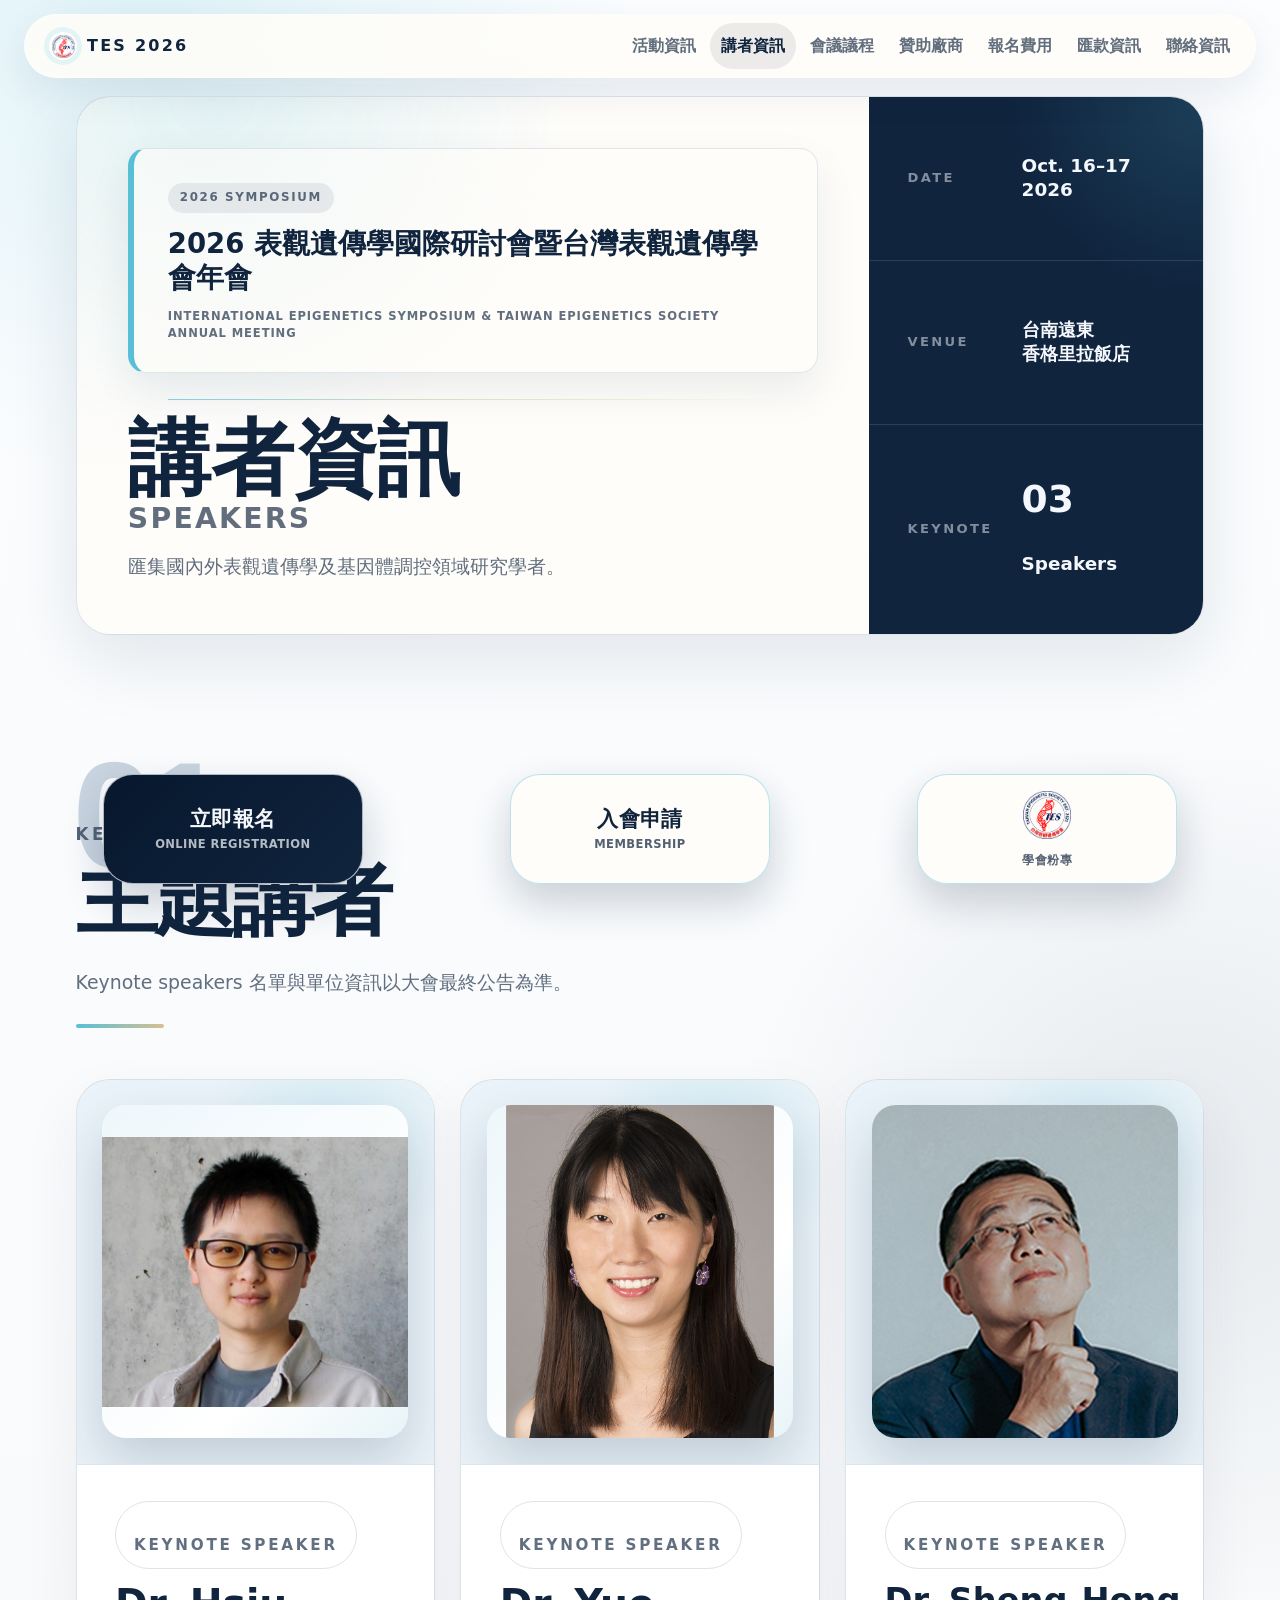
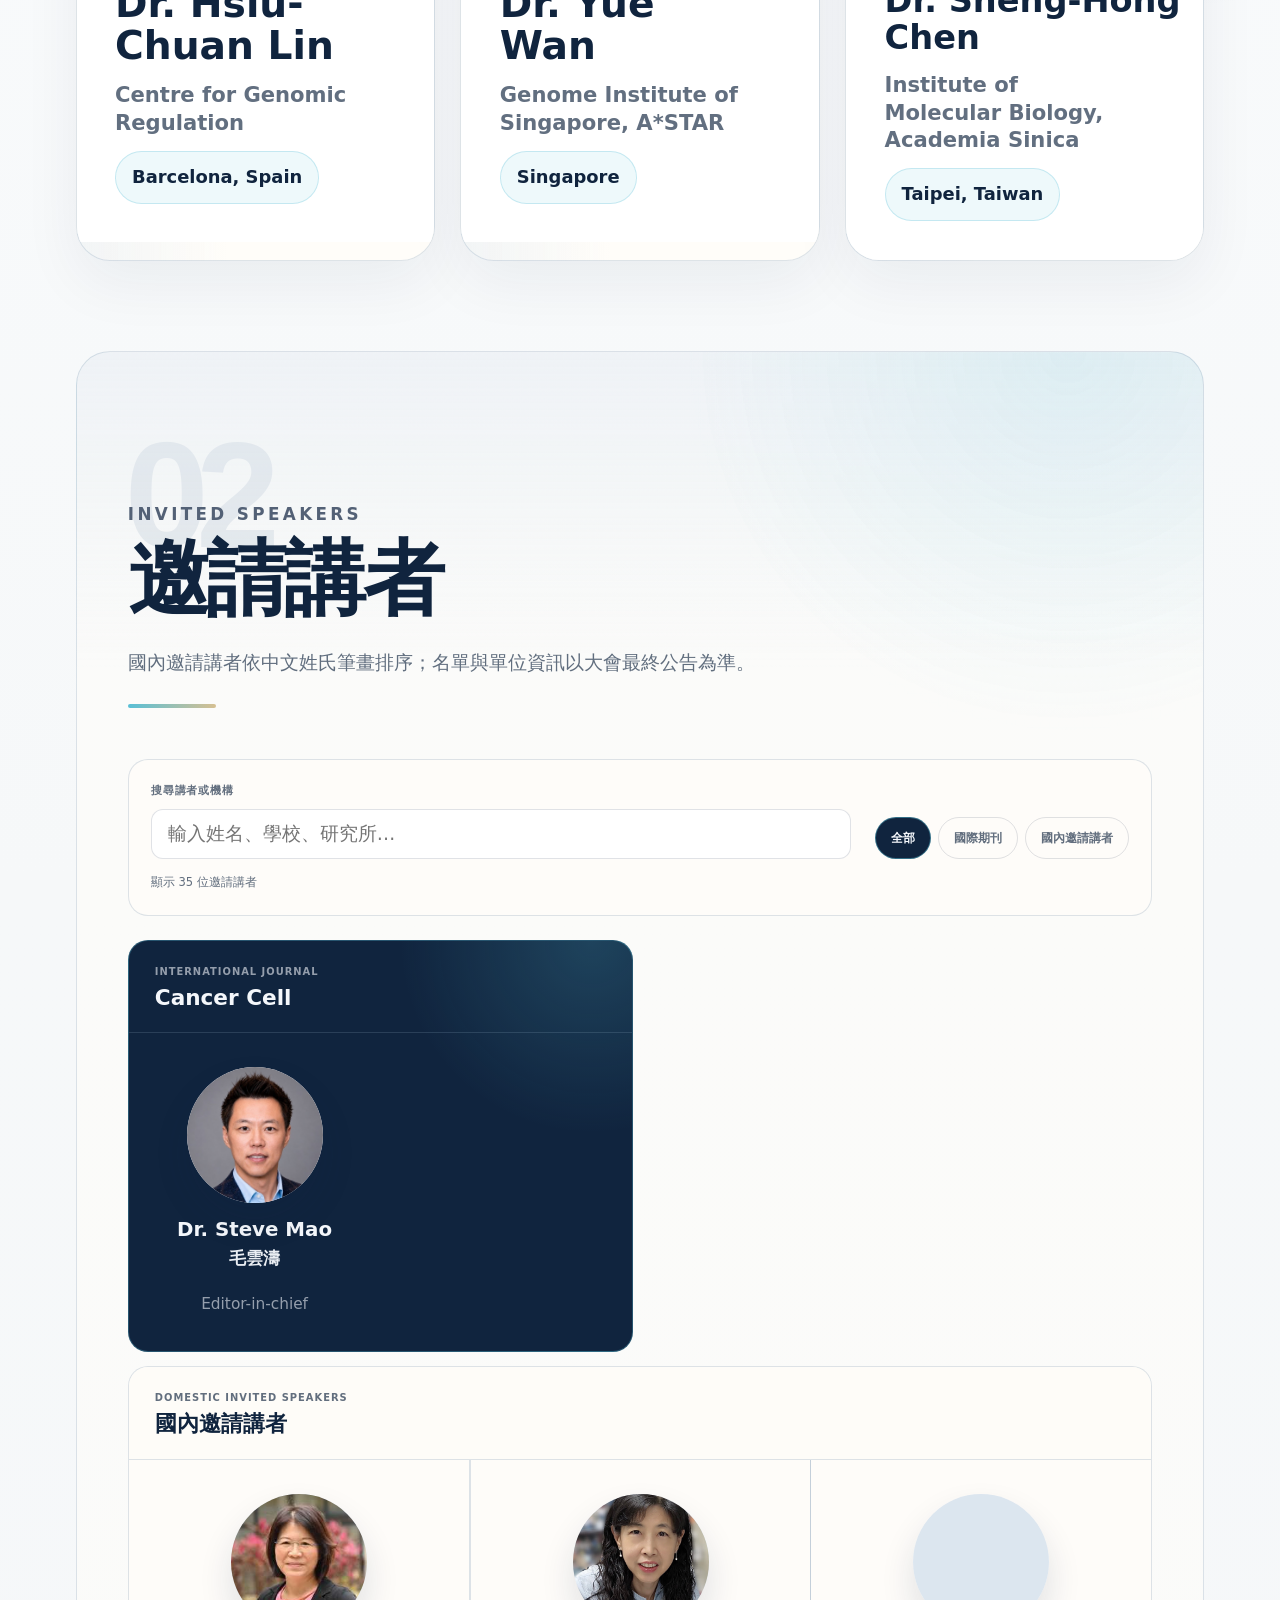
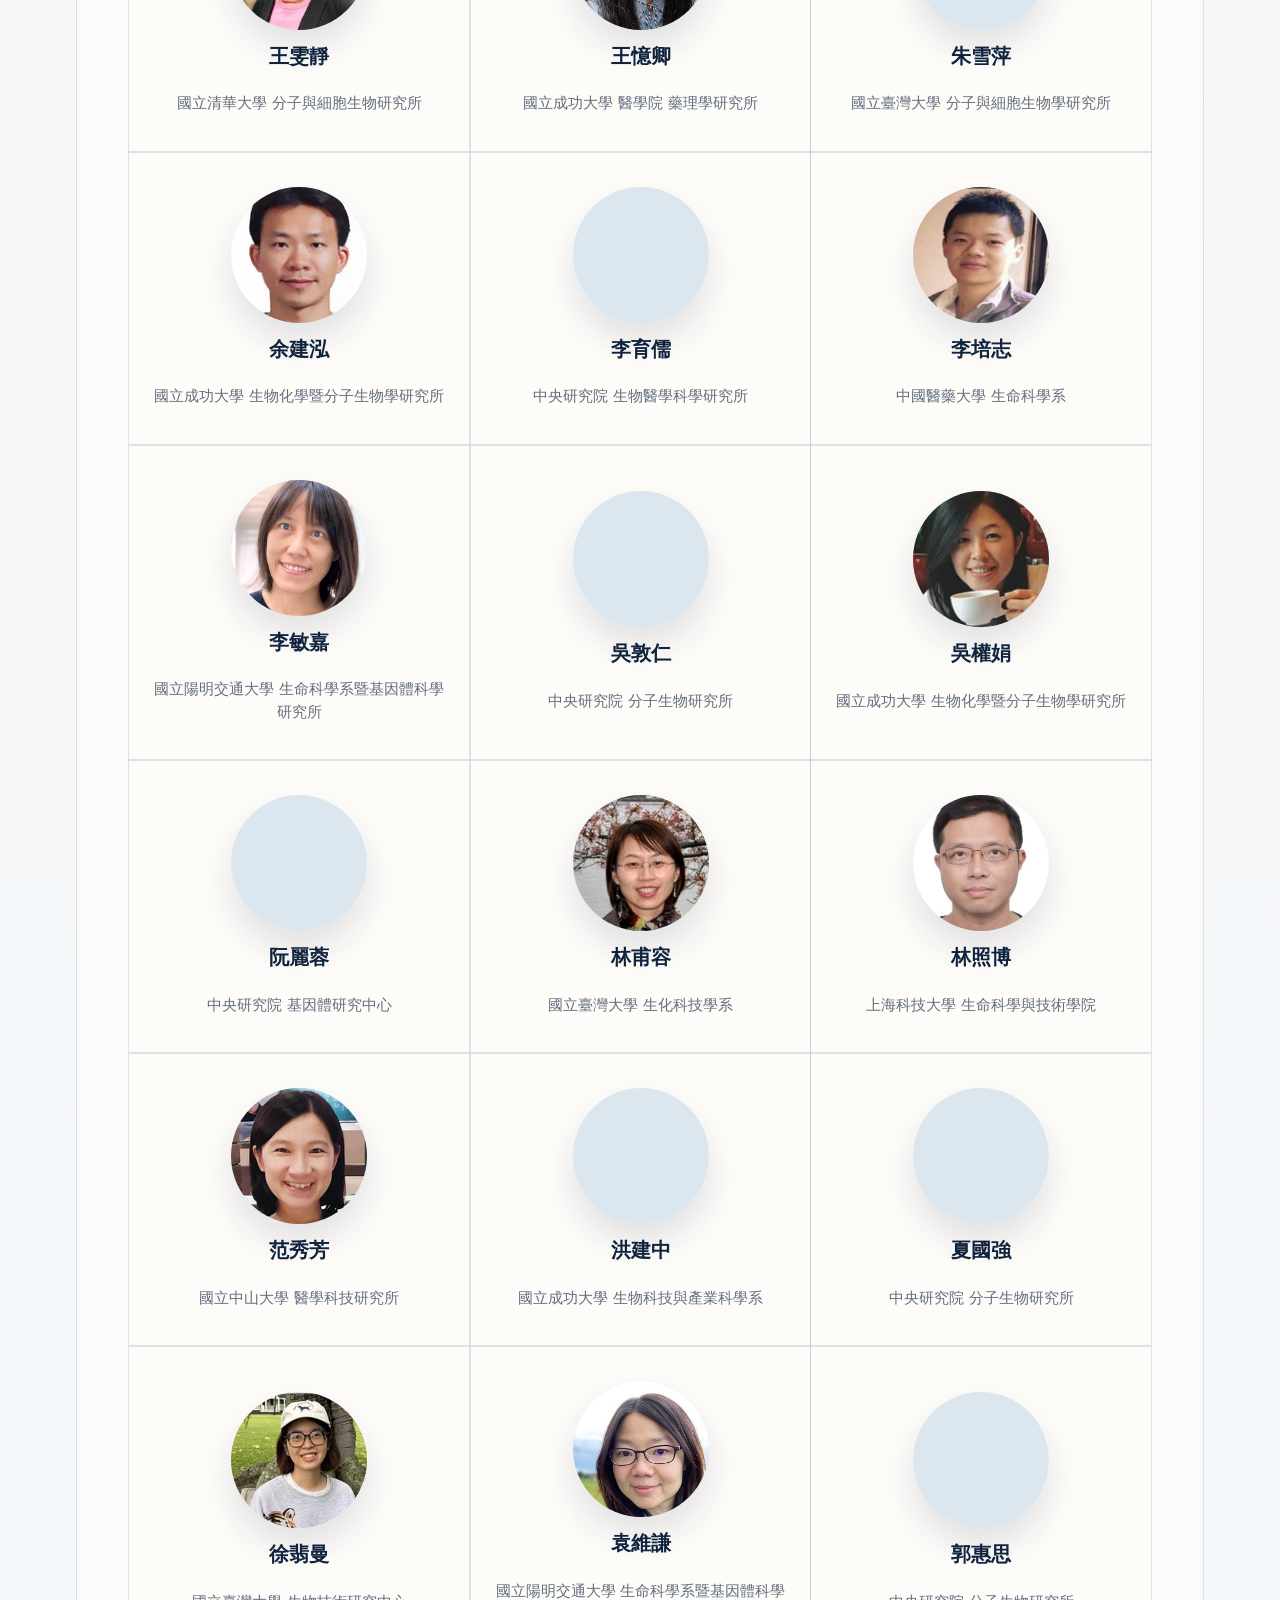
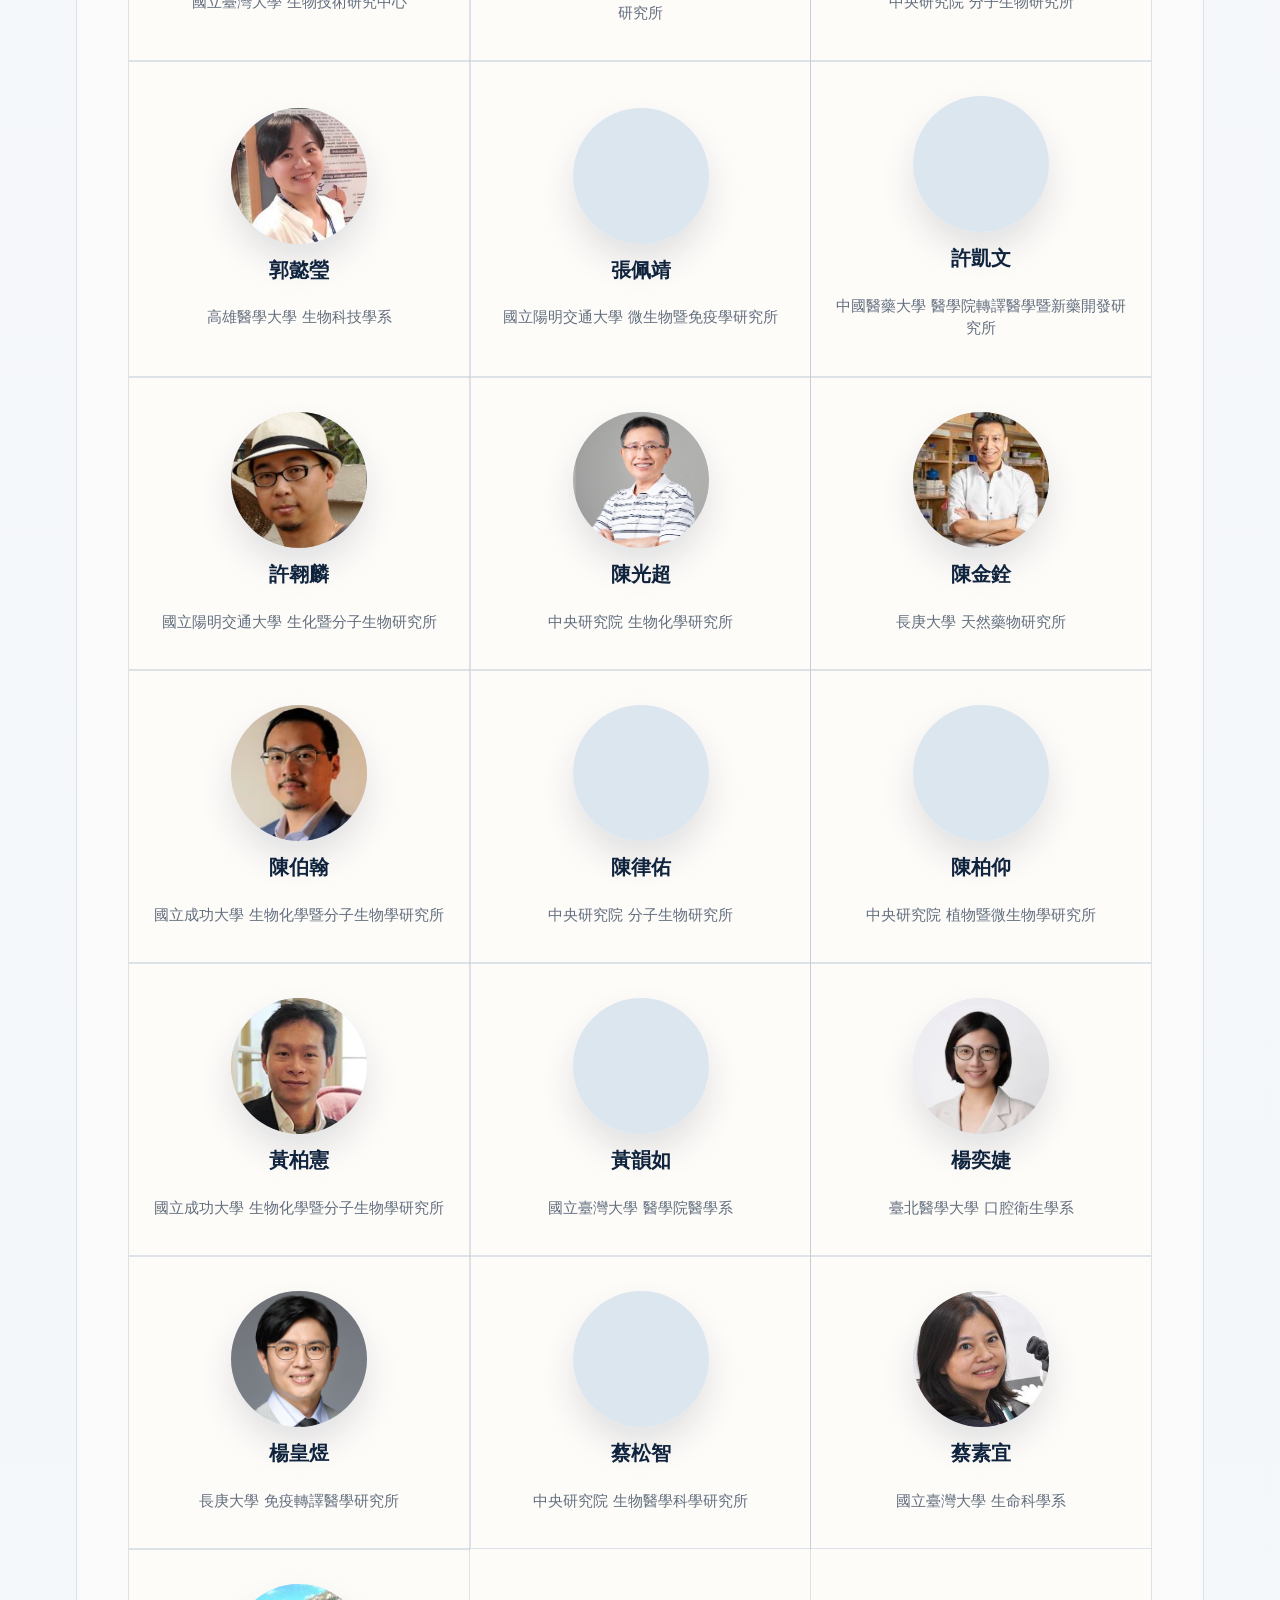
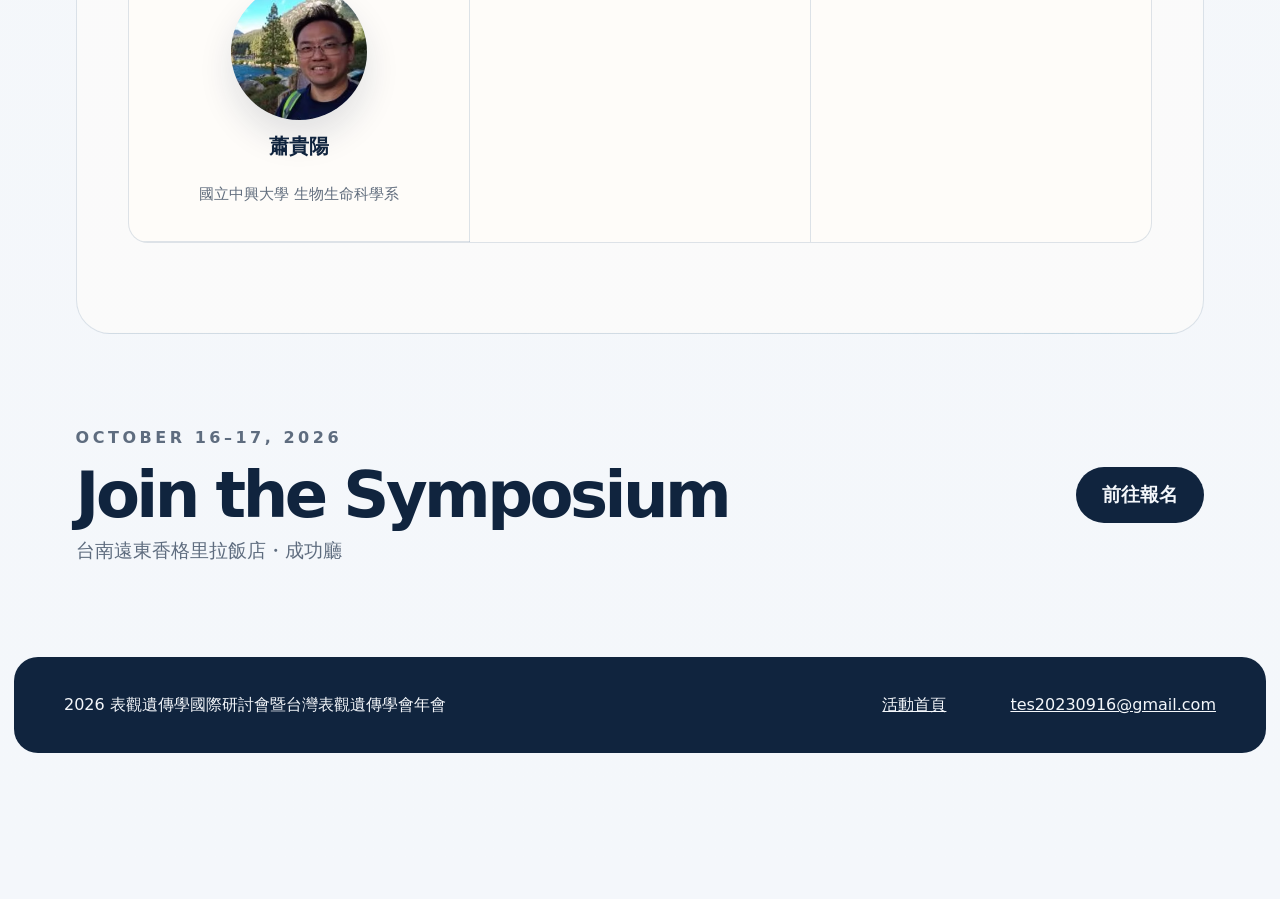
<file: speakers.html>
<!doctype html>
<html lang="zh-Hant">
  <head>
    <meta charset="utf-8">
    <meta name="viewport" content="width=device-width, initial-scale=1.0">
    <title>講者資訊｜2026 表觀遺傳學國際研討會</title>
    <meta name="description" content="2026 表觀遺傳學國際研討會暨台灣表觀遺傳學會年會 Keynote Speakers 與 Invited Speakers 名單。">
    <link rel="icon" type="image/png" href="assets/favicon.png">
    <link rel="stylesheet" href="styles.css?v=20260715-keynote-headroom">
  </head>
  <body class="speakers-page">
    <a class="skip-link" href="#mainContent">跳至主要內容</a>
    <header class="site-header">
      <a class="brand" href="index.html#home" aria-label="回到活動首頁">TES 2026</a>
      <button class="nav-toggle" type="button" aria-expanded="false" aria-controls="mainNav" aria-label="開啟導覽選單">選單</button>
      <nav class="main-nav" id="mainNav" aria-label="主要導覽">
        <a href="index.html#about">活動資訊</a>
        <a class="current-page" href="speakers.html" aria-current="page">講者資訊</a>
        <a href="index.html#program">會議議程</a>
        <a href="index.html#sponsors">贊助廠商</a>
        <a href="index.html#registration">報名費用</a>
        <a href="index.html#payment">匯款資訊</a>
        <a href="index.html#contact">聯絡資訊</a>
      </nav>
    </header>

    <nav class="floating-actions" aria-label="快速報名操作">
      <a class="floating-action primary" href="index.html#registrationForm">
        <span>立即報名</span>
        <small>Online Registration</small>
      </a>
      <a class="floating-action secondary" href="assets/docs/台灣表觀遺傳學會入會申請書.pdf" target="_blank" rel="noopener noreferrer">
        <span>入會申請</span>
        <small>Membership</small>
      </a>
      <a class="floating-action logo-action" href="https://www.facebook.com/Epigenetics.and.Chromatin/" target="_blank" rel="noopener noreferrer" aria-label="前往台灣表觀遺傳學會 Facebook" data-open-new-page>
        <img src="assets/logos/tes-society-logo.png" alt="" loading="lazy" decoding="async">
        <small>學會粉專</small>
      </a>
    </nav>

    <main id="mainContent">
      <section class="speakers-hero">
        <div class="speakers-hero-title">
          <div class="speakers-event-name">
            <span class="event-year">2026 Symposium</span>
            <strong>2026 表觀遺傳學國際研討會暨台灣表觀遺傳學會年會</strong>
            <span class="event-english">International Epigenetics Symposium & Taiwan Epigenetics Society Annual Meeting</span>
          </div>
          <h1>講者資訊 <span>Speakers</span></h1>
          <p>匯集國內外表觀遺傳學及基因體調控領域研究學者。</p>
        </div>
        <dl class="speakers-hero-facts">
          <div>
            <dt>Date</dt>
            <dd>Oct. 16–17<br>2026</dd>
          </div>
          <div>
            <dt>Venue</dt>
            <dd>台南遠東<br>香格里拉飯店</dd>
          </div>
          <div>
            <dt>Keynote</dt>
            <dd><strong>03</strong><br>Speakers</dd>
          </div>
        </dl>
      </section>

      <section class="section keynote-section">
        <div class="section-heading" data-section="01">
          <p class="eyebrow">Keynote Speakers</p>
          <h2>主題講者</h2>
          <p>Keynote speakers 名單與單位資訊以大會最終公告為準。</p>
        </div>
        <div class="keynote-speaker-grid">
          <article class="keynote-speaker-card">
            <div class="keynote-speaker-visual">
              <span class="keynote-number">01</span>
              <span class="keynote-portrait">
                <img src="assets/speakers/hsiu-chuan-lin-crop.png" alt="Dr. Hsiu-Chuan Lin" loading="lazy" decoding="async" style="--avatar-position: 50% 50%; --avatar-zoom: 1; --avatar-shift-x: 0%; --avatar-shift-y: 0%;">
              </span>
            </div>
            <div class="speaker-card-content">
              <span class="speaker-type">Keynote Speaker</span>
              <h3 class="keynote-name"><span>Dr. Hsiu-Chuan Lin</span></h3>
              <p>Centre for Genomic Regulation</p>
              <span>Barcelona, Spain</span>
            </div>
          </article>
          <article class="keynote-speaker-card">
            <div class="keynote-speaker-visual">
              <span class="keynote-number">02</span>
              <span class="keynote-portrait">
                <img src="assets/speakers/wan-yue.png" alt="Dr. Yue Wan" loading="lazy" decoding="async" style="--avatar-position: 50% 42%; --avatar-zoom: 1.08; --avatar-shift-x: 0%; --avatar-shift-y: 0%;">
              </span>
            </div>
            <div class="speaker-card-content">
              <span class="speaker-type">Keynote Speaker</span>
              <h3 class="keynote-name"><span>Dr. Yue Wan</span></h3>
              <p>Genome Institute of Singapore, A*STAR</p>
              <span>Singapore</span>
            </div>
          </article>
          <article class="keynote-speaker-card">
            <div class="keynote-speaker-visual">
              <span class="keynote-number">03</span>
              <span class="keynote-portrait">
                <img src="assets/speakers/chen-sheng-hong.jpg" alt="Dr. Sheng-Hong Chen" loading="lazy" decoding="async" style="--avatar-position: 50% 50%; --avatar-zoom: 1.42; --avatar-shift-x: 0%; --avatar-shift-y: -10%;">
              </span>
            </div>
            <div class="speaker-card-content">
              <span class="speaker-type">Keynote Speaker</span>
              <h3 class="keynote-name"><span><span class="name-nowrap">Dr. Sheng-Hong</span> <span class="name-nowrap">Chen</span></span></h3>
              <p>Institute of Molecular Biology, Academia Sinica</p>
              <span>Taipei, Taiwan</span>
            </div>
          </article>
        </div>
      </section>

      <section class="section invited-section">
        <div class="section-heading" data-section="02">
          <p class="eyebrow">Invited Speakers</p>
          <h2>邀請講者</h2>
          <p>國內邀請講者依中文姓氏筆畫排序；名單與單位資訊以大會最終公告為準。</p>
        </div>
        <div class="speaker-directory-tools">
          <label class="speaker-search">
            <span>搜尋講者或機構</span>
            <input type="search" id="speakerSearch" placeholder="輸入姓名、學校、研究所…" autocomplete="off">
          </label>
          <div class="speaker-filters" role="group" aria-label="依講者類型篩選">
            <button type="button" class="active" data-speaker-filter="all" aria-pressed="true">全部</button>
            <button type="button" data-speaker-filter="journal" aria-pressed="false">國際期刊</button>
            <button type="button" data-speaker-filter="domestic" aria-pressed="false">國內邀請講者</button>
          </div>
          <p class="speaker-results" id="speakerResults" role="status" aria-live="polite"></p>
        </div>
        <div class="speaker-directory" id="speakerDirectory">
          <article class="speaker-group speaker-group-featured" data-speaker-category="journal">
            <header><p>International Journal</p><h3>Cancer Cell</h3></header>
            <div class="speaker-directory-list">
              <div data-photo="assets/speakers/steve-mao.jpeg" data-photo-position="50% 40%" data-photo-zoom="1.12" data-photo-shift-x="0%" data-photo-shift-y="6%"><strong>Dr. Steve Mao<small>毛雲濤</small></strong><span>Editor-in-chief</span></div>
            </div>
          </article>
          <article class="speaker-group speaker-group-wide domestic-speaker-group" data-speaker-category="domestic">
            <header><p>Domestic Invited Speakers</p><h3>國內邀請講者</h3></header>
            <div class="speaker-directory-list">
              <div data-photo="assets/speakers/wang-wen-ching.jpg" data-photo-position="50% 42%" data-photo-zoom="1.12" data-photo-shift-x="0%" data-photo-shift-y="5%"><strong>王雯靜</strong><span>國立清華大學 分子與細胞生物研究所</span></div>
              <div data-photo="assets/speakers/wang-yi-ching.jpeg" data-photo-position="50% 40%" data-photo-zoom="1.25" data-photo-shift-x="0%" data-photo-shift-y="4%"><strong>王憶卿</strong><span>國立成功大學 醫學院 藥理學研究所</span></div>
              <div data-photo="assets/speakers/chu-hsueh-ping-crop.png" data-photo-position="50% 50%" data-photo-zoom="1" data-photo-shift-x="0%" data-photo-shift-y="0%"><strong>朱雪萍</strong><span>國立臺灣大學 分子與細胞生物學研究所</span></div>
              <div data-photo="assets/speakers/yu-chien-hung-crop.png" data-photo-position="50% 50%" data-photo-zoom="1.15" data-photo-shift-x="0%" data-photo-shift-y="0%"><strong>余建泓</strong><span>國立成功大學 生物化學暨分子生物學研究所</span></div>
              <div data-photo="assets/speakers/li-yu-ju.jpeg" data-photo-position="50% 46%" data-photo-zoom="1.08" data-photo-shift-x="0%" data-photo-shift-y="5%"><strong>李育儒</strong><span>中央研究院 生物醫學科學研究所</span></div>
              <div data-photo="assets/speakers/li-pei-chih-crop.png" data-photo-position="50% 50%" data-photo-zoom="1" data-photo-shift-x="0%" data-photo-shift-y="0%"><strong>李培志</strong><span>中國醫藥大學 生命科學系</span></div>
              <div data-photo="assets/speakers/li-min-chia.jpeg" data-photo-position="50% 43%" data-photo-zoom="1.12" data-photo-shift-x="0%" data-photo-shift-y="6%"><strong>李敏嘉</strong><span>國立陽明交通大學 生命科學系暨基因體科學研究所</span></div>
              <div data-photo="assets/speakers/wu-dunren.jpg" data-photo-position="47% 43%" data-photo-zoom="1.4" data-photo-shift-x="-2%" data-photo-shift-y="1%"><strong>吳敦仁</strong><span>中央研究院 分子生物研究所</span></div>
              <div data-photo="assets/speakers/wu-chuan-chuan.webp" data-photo-position="50% 42%" data-photo-zoom="1.16" data-photo-shift-x="0%" data-photo-shift-y="8%"><strong>吳權娟</strong><span>國立成功大學 生物化學暨分子生物學研究所</span></div>
              <div data-photo="assets/speakers/juan-li-jung.jpeg" data-photo-position="47% 31%" data-photo-zoom="1.55" data-photo-shift-x="1%" data-photo-shift-y="16%"><strong>阮麗蓉</strong><span>中央研究院 基因體研究中心</span></div>
              <div data-photo="assets/speakers/lin-fu-jung.png" data-photo-position="50% 39%" data-photo-zoom="1.16" data-photo-shift-x="0%" data-photo-shift-y="8%"><strong>林甫容</strong><span>國立臺灣大學 生化科技學系</span></div>
              <div data-photo="assets/speakers/lin-chao-po.jpeg" data-photo-position="50% 28%" data-photo-zoom="1.06" data-photo-shift-x="0%" data-photo-shift-y="0%"><strong>林照博</strong><span>上海科技大學 生命科學與技術學院</span></div>
              <div data-photo="assets/speakers/fan-hsiu-fang-crop.png" data-photo-position="50% 50%" data-photo-zoom="1" data-photo-shift-x="0%" data-photo-shift-y="0%"><strong>范秀芳</strong><span>國立中山大學 醫學科技研究所</span></div>
              <div data-photo="assets/speakers/hung-chien-chung-crop.png" data-photo-position="50% 50%" data-photo-zoom="1" data-photo-shift-x="0%" data-photo-shift-y="0%"><strong>洪建中</strong><span>國立成功大學 生物科技與產業科學系</span></div>
              <div data-photo="assets/speakers/hsia-gwo-chiang.jpg" data-photo-position="44% 40%" data-photo-zoom="1.46" data-photo-shift-x="-3%" data-photo-shift-y="2%"><strong>夏國強</strong><span>中央研究院 分子生物研究所</span></div>
              <div data-photo="assets/speakers/hsu-fei-man.webp" data-photo-position="50% 35%" data-photo-zoom="1.22" data-photo-shift-x="0%" data-photo-shift-y="12%"><strong>徐翡曼</strong><span>國立臺灣大學 生物技術研究中心</span></div>
              <div data-photo="assets/speakers/yuan-wei-chien.jpeg" data-photo-position="50% 43%" data-photo-zoom="1.02" data-photo-shift-x="0%" data-photo-shift-y="0%"><strong>袁維謙</strong><span>國立陽明交通大學 生命科學系暨基因體科學研究所</span></div>
              <div data-photo="assets/speakers/kuo-huei-shu.jpg" data-photo-position="49% 41%" data-photo-zoom="1.5" data-photo-shift-x="-1%" data-photo-shift-y="2%"><strong>郭惠思</strong><span>中央研究院 分子生物研究所</span></div>
              <div data-photo="assets/speakers/kuo-yi-ying-crop.png" data-photo-position="50% 50%" data-photo-zoom="1" data-photo-shift-x="0%" data-photo-shift-y="0%"><strong>郭懿瑩</strong><span>高雄醫學大學 生物科技學系</span></div>
              <div data-photo="assets/speakers/chang-pei-ching-crop.png" data-photo-position="50% 50%" data-photo-zoom="1" data-photo-shift-x="0%" data-photo-shift-y="0%"><strong>張佩靖</strong><span>國立陽明交通大學 微生物暨免疫學研究所</span></div>
              <div data-photo="assets/speakers/hsu-kai-wen-crop.png" data-photo-position="50% 50%" data-photo-zoom="1" data-photo-shift-x="0%" data-photo-shift-y="0%"><strong>許凱文</strong><span>中國醫藥大學 醫學院轉譯醫學暨新藥開發研究所</span></div>
              <div data-photo="assets/speakers/hsu-ao-lin-crop.png" data-photo-position="50% 50%" data-photo-zoom="1" data-photo-shift-x="0%" data-photo-shift-y="0%"><strong>許翱麟</strong><span>國立陽明交通大學 生化暨分子生物研究所</span></div>
              <div data-photo="assets/speakers/chen-kuang-chao-avatar.jpeg" data-photo-position="50% 50%" data-photo-zoom="1.45" data-photo-shift-x="0%" data-photo-shift-y="18%"><strong>陳光超</strong><span>中央研究院 生物化學研究所</span></div>
              <div data-photo="assets/speakers/chen-chin-chuan.jpg" data-photo-position="50% 40%" data-photo-zoom="1.1" data-photo-shift-x="0%" data-photo-shift-y="4%"><strong>陳金銓</strong><span>長庚大學 天然藥物研究所</span></div>
              <div data-photo="assets/speakers/chen-po-han-crop.png" data-photo-position="50% 50%" data-photo-zoom="1" data-photo-shift-x="0%" data-photo-shift-y="0%"><strong>陳伯翰</strong><span>國立成功大學 生物化學暨分子生物學研究所</span></div>
              <div data-photo="assets/speakers/chen-liu-yow.jpg" data-photo-position="64% 42%" data-photo-zoom="1.6" data-photo-shift-x="0%" data-photo-shift-y="2%"><strong>陳律佑</strong><span>中央研究院 分子生物研究所</span></div>
              <div data-photo="assets/speakers/chen-po-yang.jpeg" data-photo-position="50% 44%" data-photo-zoom="1.12" data-photo-shift-x="0%" data-photo-shift-y="5%"><strong>陳柏仰</strong><span>中央研究院 植物暨微生物學研究所</span></div>
              <div data-photo="assets/speakers/huang-po-hsien-crop.png" data-photo-position="50% 50%" data-photo-zoom="1" data-photo-shift-x="0%" data-photo-shift-y="0%"><strong>黃柏憲</strong><span>國立成功大學 生物化學暨分子生物學研究所</span></div>
              <div data-photo="assets/speakers/huang-yun-ru.jpeg" data-photo-position="50% 43%" data-photo-zoom="1.32" data-photo-shift-x="0%" data-photo-shift-y="5%"><strong>黃韻如</strong><span>國立臺灣大學 醫學院醫學系</span></div>
              <div data-photo="assets/speakers/yang-yi-chieh-crop.png" data-photo-position="50% 50%" data-photo-zoom="1" data-photo-shift-x="0%" data-photo-shift-y="0%"><strong>楊奕婕</strong><span>臺北醫學大學 口腔衛生學系</span></div>
              <div data-photo="assets/speakers/yang-huang-yu-crop.png" data-photo-position="50% 50%" data-photo-zoom="1" data-photo-shift-x="0%" data-photo-shift-y="0%"><strong>楊皇煜</strong><span>長庚大學 免疫轉譯醫學研究所</span></div>
              <div data-photo="assets/speakers/tsai-sung-chih.jpeg" data-photo-position="50% 50%" data-photo-zoom="1.14" data-photo-shift-x="0%" data-photo-shift-y="0%"><strong>蔡松智</strong><span>中央研究院 生物醫學科學研究所</span></div>
              <div data-photo="assets/speakers/tsai-su-i.jpeg" data-photo-position="42% 38%" data-photo-zoom="1.28" data-photo-shift-x="5%" data-photo-shift-y="8%"><strong>蔡素宜</strong><span>國立臺灣大學 生命科學系</span></div>
              <div data-photo="assets/speakers/hsiao-kuei-yang.avif" data-photo-position="50% 50%" data-photo-zoom="1.14" data-photo-shift-x="0%" data-photo-shift-y="0%"><strong>蕭貴陽</strong><span>國立中興大學 生物生命科學系</span></div>
            </div>
          </article>
        </div>
      </section>

      <section class="speakers-cta">
        <div>
          <p class="eyebrow">October 16–17, 2026</p>
          <h2>Join the Symposium</h2>
          <p>台南遠東香格里拉飯店・成功廳</p>
        </div>
        <a class="button" href="index.html#register">前往報名</a>
      </section>

</main>

    <button class="back-to-top" type="button" aria-label="回到頁面頂端" title="回到頂端">
      <span aria-hidden="true">↑</span>
    </button>

    <footer class="site-footer">
      <p>2026 表觀遺傳學國際研討會暨台灣表觀遺傳學會年會</p>
      <div>
        <a href="index.html">活動首頁</a>
        <a href="mailto:tes20230916@gmail.com">tes20230916@gmail.com</a>
      </div>
    </footer>
    <script src="script.js?v=20260710-home-entry-top"></script>
  </body>
</html>
</file>
<file: styles.css>
:root {
  color-scheme: light;
  --ink: #10243e;
  --sand: #e8eef5;
  --mist: #d7e1ec;
  --paper: #f4f7fb;
  --surface: #ffffff;
  --white: #fff;
  --muted: rgba(16, 36, 62, 0.66);
  --line: rgba(16, 36, 62, 0.13);
  --soft-line: rgba(133, 158, 184, 0.28);
  --cyan: #58bfd6;
  --gold: #8fb6c8;
  --shadow: 0 24px 70px rgba(16, 36, 62, 0.1);
  --radius-lg: 34px;
  --radius-md: 22px;
  --page: min(1240px, calc(100% - 48px));
}

* {
  box-sizing: border-box;
}

html {
  scroll-behavior: smooth;
}

body {
  margin: 0;
  overflow-x: hidden;
  background:
    radial-gradient(circle at 12% 0%, rgba(88, 191, 214, 0.18), transparent 30rem),
    radial-gradient(circle at 92% 16%, rgba(16, 36, 62, 0.08), transparent 28rem),
    linear-gradient(180deg, #fbfdff 0%, #f6f8f9 34%, var(--paper) 100%);
  color: var(--ink);
  font-family: "Noto Sans TC", "PingFang TC", "Microsoft JhengHei", system-ui, sans-serif;
  font-size: clamp(1.08rem, 0.98vw, 1.18rem);
  line-height: 1.65;
}

.skip-link {
  position: fixed;
  top: 8px;
  left: 8px;
  z-index: 100;
  padding: 10px 16px;
  border-radius: 999px;
  background: var(--ink);
  color: var(--paper);
  font-weight: 800;
  text-decoration: none;
  transform: translateY(-150%);
}

.skip-link:focus {
  transform: translateY(0);
}

a {
  color: inherit;
}

a:focus-visible,
button:focus-visible,
input:focus-visible,
textarea:focus-visible {
  outline: 3px solid rgba(88, 191, 214, 0.48);
  outline-offset: 3px;
}

img {
  max-width: 100%;
}

h1,
h2,
h3,
h4,
p {
  margin-top: 0;
}

.site-header {
  position: sticky;
  top: 14px;
  z-index: 20;
  display: flex;
  align-items: center;
  justify-content: space-between;
  width: var(--page);
  min-height: 64px;
  margin: 14px auto 18px;
  padding: 0 14px 0 24px;
  border: 1px solid rgba(255, 253, 249, 0.82);
  border-radius: 999px;
  background: rgba(255, 253, 249, 0.86);
  box-shadow: 0 14px 38px rgba(16, 36, 62, 0.08);
  backdrop-filter: blur(20px);
}

.brand {
  display: inline-flex;
  align-items: center;
  gap: 10px;
  color: var(--ink);
  font-size: 0.9rem;
  font-weight: 900;
  letter-spacing: 0.14em;
  text-decoration: none;
}

.brand::before {
  width: 28px;
  height: 28px;
  border-radius: 50%;
  background: #fff url("assets/logos/tes-society-logo.png") center / 82% auto no-repeat;
  content: "";
  box-shadow: 0 0 0 5px rgba(88, 191, 214, 0.14);
}

.main-nav {
  display: flex;
  align-items: center;
  gap: 3px;
}

.main-nav a {
  padding: 9px 11px;
  border-radius: 999px;
  color: var(--muted);
  font-size: 0.82rem;
  font-weight: 700;
  text-decoration: none;
  transition: background 160ms ease, color 160ms ease;
}

.main-nav a:hover {
  background: rgba(88, 191, 214, 0.12);
  color: var(--ink);
}

.main-nav a.current-page,
.main-nav a.current-section {
  background: rgba(16, 36, 62, 0.08);
  color: var(--ink);
}

.main-nav a.nav-cta {
  padding-right: 18px;
  padding-left: 18px;
  background: var(--ink);
  color: var(--paper);
  box-shadow: inset 0 0 0 1px rgba(88, 191, 214, 0.18);
}

.nav-toggle {
  display: none;
}

.floating-actions {
  position: fixed;
  top: 50%;
  right: max(18px, env(safe-area-inset-right));
  z-index: 24;
  display: grid;
  gap: 12px;
  transform: translateY(-50%);
}

.floating-action {
  display: flex;
  width: 152px;
  min-height: 76px;
  padding: 15px 18px;
  border: 1px solid rgba(244, 247, 251, 0.7);
  border-radius: 24px;
  box-shadow: 0 18px 42px rgba(16, 36, 62, 0.2);
  flex-direction: column;
  justify-content: center;
  text-decoration: none;
  transition: transform 160ms ease, box-shadow 160ms ease, background 160ms ease;
}

.floating-action span {
  display: block;
  font-size: 1.18rem;
  font-weight: 900;
  letter-spacing: 0.02em;
  line-height: 1.15;
}

.floating-action small {
  display: block;
  margin-top: 5px;
  font-size: 0.62rem;
  font-weight: 800;
  letter-spacing: 0.1em;
  line-height: 1.2;
  text-transform: uppercase;
  opacity: 0.72;
}

.floating-action.primary {
  background: linear-gradient(135deg, #07182d, var(--ink));
  color: var(--paper);
}

.floating-action.secondary {
  border-color: rgba(88, 191, 214, 0.42);
  background: rgba(255, 253, 249, 0.92);
  color: var(--ink);
  backdrop-filter: blur(16px);
}

.floating-action.logo-action {
  align-items: center;
  min-height: 86px;
  border-color: rgba(88, 191, 214, 0.42);
  background: rgba(255, 253, 249, 0.94);
  color: var(--ink);
  backdrop-filter: blur(16px);
}

.floating-action.logo-action img {
  display: block;
  width: 48px;
  height: 48px;
  object-fit: contain;
}

.floating-action.logo-action small {
  margin-top: 7px;
  letter-spacing: 0.08em;
}

.floating-action:hover {
  box-shadow: 0 22px 54px rgba(16, 36, 62, 0.24);
  transform: translateX(-3px);
}

/* Readability scale for attendees: keep labels and supporting text comfortably legible. */
.brand {
  font-size: clamp(1rem, 0.95vw, 1.18rem);
}

.main-nav a {
  font-size: clamp(0.95rem, 0.86vw, 1.05rem);
}

.floating-action span {
  font-size: clamp(1.35rem, 1.35vw, 1.7rem);
}

.floating-action small {
  font-size: clamp(0.78rem, 0.78vw, 0.9rem);
}

.eyebrow,
.section-heading > p:last-child,
.event-copy p,
.venue-card p,
.fee-card p,
.bank-details p,
.transfer-instructions p,
.contact-identity p,
.form-section-note,
.payment-confirmation-note,
.speaker-card-content p,
.speaker-directory-list span,
.speaker-results,
.university-order-note {
  font-size: max(1rem, 1em);
}

.section-heading h2 {
  font-size: clamp(3.1rem, 5.6vw, 5.8rem);
}

.choice-card small,
.form-field span,
.inline-choices label,
.diet-choices label,
.position-choices label,
.speaker-search span,
.speaker-filters button,
.speaker-type,
.contact-people dt,
.contact-methods span {
  font-size: clamp(0.95rem, 0.82vw, 1.08rem);
}

.choice-card strong {
  font-size: clamp(1.55rem, 2vw, 2.15rem);
}

.form-field input,
.form-field textarea,
.speaker-search input {
  font-size: 1.05rem;
}

.keynote-speaker-card .speaker-card-content h3 {
  font-size: clamp(1.75rem, 2.35vw, 2.25rem);
}

.keynote-speaker-card .speaker-card-content h3 small {
  font-size: 0.72em;
}

.speaker-directory-list strong {
  font-size: clamp(1.25rem, 1.4vw, 1.55rem);
}

.back-to-top {
  position: fixed;
  right: 32px;
  bottom: 24px;
  z-index: 18;
  display: grid;
  width: 48px;
  height: 48px;
  padding: 0;
  border: 1px solid rgba(244, 247, 251, 0.62);
  border-radius: 50%;
  background: rgba(16, 36, 62, 0.92);
  box-shadow: 0 14px 36px rgba(16, 36, 62, 0.18);
  color: var(--paper);
  cursor: pointer;
  font: inherit;
  font-size: 1.25rem;
  place-items: center;
  opacity: 0;
  pointer-events: none;
  transform: translateY(12px);
  visibility: hidden;
  transition: opacity 160ms ease, transform 160ms ease, background 160ms ease, visibility 160ms;
}

.back-to-top:hover {
  background: #07182d;
}

.back-to-top.visible {
  opacity: 1;
  pointer-events: auto;
  transform: translateY(0);
  visibility: visible;
}

.hero {
  position: relative;
  width: min(1320px, calc(100% - 28px));
  margin: 0 auto;
  overflow: hidden;
  border-radius: var(--radius-lg);
  background: linear-gradient(135deg, var(--surface), var(--sand));
  box-shadow: var(--shadow);
}

.hero::after {
  position: absolute;
  inset: 0;
  border: 1px solid rgba(255, 253, 249, 0.54);
  border-radius: inherit;
  content: "";
  pointer-events: none;
}

.hero img {
  display: block;
  width: 100%;
  height: auto;
}

.event-strip {
  display: grid;
  grid-template-columns: 1.22fr 1fr 0.82fr;
  width: min(1180px, calc(100% - 48px));
  margin: 26px auto 0;
  overflow: hidden;
  border: 1px solid rgba(88, 191, 214, 0.22);
  border-radius: 28px;
  background:
    radial-gradient(circle at 100% 0%, rgba(88, 191, 214, 0.24), transparent 20rem),
    linear-gradient(135deg, #07182d, var(--ink));
  box-shadow: 0 22px 55px rgba(16, 36, 62, 0.16);
  backdrop-filter: blur(14px);
  color: var(--paper);
}

.event-strip div {
  min-height: 112px;
  padding: 25px 28px;
  border-left: 1px solid rgba(255, 253, 249, 0.16);
}

.event-strip div:first-child {
  border-left: 0;
}

.event-strip span,
.info-card > span {
  display: block;
  margin-bottom: 8px;
  color: var(--muted);
  font-size: 0.7rem;
  font-weight: 900;
  letter-spacing: 0.18em;
}

.event-strip span {
  color: rgba(88, 191, 214, 0.84);
}

.event-strip strong {
  display: block;
  font-size: 1rem;
  line-height: 1.55;
}

.section {
  width: var(--page);
  margin: 0 auto;
  padding: 126px 0;
  scroll-margin-top: 92px;
}

.intro-section {
  width: min(1760px, calc(100% - 32px));
  margin-top: 74px;
  padding: clamp(54px, 4vw, 78px) clamp(34px, 4vw, 72px);
  overflow: hidden;
  border: 1px solid rgba(88, 191, 214, 0.18);
  border-radius: var(--radius-lg);
  background:
    radial-gradient(circle at 88% 0%, rgba(88, 191, 214, 0.18), transparent 26rem),
    linear-gradient(135deg, #07182d 0%, var(--ink) 58%, #183455 100%);
  box-shadow: 0 26px 70px rgba(16, 36, 62, 0.15);
  color: var(--paper);
}

.intro-section .section-heading::before {
  color: rgba(88, 191, 214, 0.12);
}

.intro-section .eyebrow,
.intro-section .section-heading > p:last-child {
  color: rgba(244, 247, 251, 0.66);
}

.section-heading {
  position: relative;
  max-width: 850px;
  margin-bottom: 54px;
  padding-top: 22px;
}

.section-heading::after {
  display: block;
  width: 76px;
  height: 3px;
  margin-top: 22px;
  border-radius: 999px;
  background: linear-gradient(90deg, var(--cyan), rgba(200, 169, 106, 0.72));
  content: "";
}

.section-heading::before {
  position: absolute;
  top: -45px;
  left: -4px;
  z-index: -1;
  color: rgba(133, 158, 184, 0.48);
  content: attr(data-section);
  font-family: Arial, sans-serif;
  font-size: clamp(6rem, 13vw, 11rem);
  font-weight: 900;
  letter-spacing: -0.09em;
  line-height: 1;
}

.eyebrow {
  margin: 0 0 12px;
  color: var(--muted);
  font-size: 0.7rem;
  font-weight: 900;
  letter-spacing: 0.22em;
  text-transform: uppercase;
}

h1,
.section-heading h2,
.register-band h2 {
  margin-bottom: 18px;
  font-size: clamp(2.45rem, 5.2vw, 5.4rem);
  font-weight: 800;
  letter-spacing: -0.055em;
  line-height: 1.06;
}

.section-heading h2,
.register-band h2 {
  font-size: clamp(2.4rem, 4.7vw, 4.9rem);
}

.section-heading > p:last-child {
  max-width: 640px;
  color: var(--muted);
}

.about-layout {
  display: grid;
  grid-template-columns: minmax(0, 1.12fr) minmax(360px, 0.88fr);
  gap: clamp(22px, 2.2vw, 34px);
  align-items: stretch;
}

.organizer-only-layout {
  display: block;
}

.event-copy,
.institution-panel,
.venue-card {
  position: relative;
  overflow: hidden;
  border: 1px solid rgba(255, 255, 255, 0.18);
  border-radius: 30px;
}

.event-copy {
  display: flex;
  min-height: clamp(390px, 38vw, 520px);
  padding: clamp(34px, 4vw, 58px);
  background:
    radial-gradient(circle at 18% 18%, rgba(88, 191, 214, 0.16), transparent 15rem),
    linear-gradient(180deg, rgba(255, 255, 255, 0.08), rgba(255, 255, 255, 0.02)),
    rgba(255, 255, 255, 0.03);
  flex-direction: column;
  justify-content: center;
}

.event-copy::before {
  position: absolute;
  top: 28px;
  right: 32px;
  color: rgba(88, 191, 214, 0.2);
  content: "2026";
  font-family: Arial, sans-serif;
  font-size: clamp(5rem, 12vw, 10rem);
  font-weight: 900;
  letter-spacing: -0.1em;
  line-height: 0.8;
}

.event-copy > * {
  position: relative;
  z-index: 1;
}

.event-copy h1 {
  max-width: 980px;
  margin-bottom: 20px;
  color: var(--paper);
  font-size: clamp(3.2rem, 6.1vw, 5.25rem);
  letter-spacing: -0.072em;
  line-height: 0.98;
  text-wrap: balance;
}

.event-copy > p:last-child {
  max-width: 600px;
  margin: 0;
  color: rgba(244, 247, 251, 0.72);
  font-size: clamp(1rem, 1.25vw, 1.18rem);
  line-height: 1.6;
}

.event-copy-tags {
  display: flex;
  flex-wrap: wrap;
  gap: 8px;
  margin-top: 28px;
}

.event-copy-tags span {
  padding: 7px 12px;
  border: 1px solid rgba(88, 191, 214, 0.32);
  border-radius: 999px;
  background: rgba(255, 255, 255, 0.07);
  color: rgba(244, 247, 251, 0.78);
  font-size: 0.68rem;
  font-weight: 900;
  letter-spacing: 0.08em;
  text-transform: uppercase;
}

.about-metrics {
  display: grid;
  grid-template-columns: repeat(3, minmax(0, 1fr));
  gap: 16px;
  grid-column: 1 / -1;
  grid-row: 2;
}

.about-metrics article {
  min-height: 150px;
  padding: clamp(22px, 2.4vw, 30px);
  border: 1px solid rgba(88, 191, 214, 0.2);
  border-radius: 22px;
  background: rgba(255, 255, 255, 0.08);
  min-width: 0;
}

.about-metrics span,
.venue-card > span,
.institution-block > p {
  display: block;
  margin-bottom: 12px;
  color: rgba(88, 191, 214, 0.88);
  font-size: 0.68rem;
  font-weight: 900;
  letter-spacing: 0.18em;
  text-transform: uppercase;
}

.about-metrics strong {
  display: block;
  color: var(--paper);
  font-family: Arial, sans-serif;
  font-size: clamp(2rem, 3.2vw, 3.1rem);
  font-weight: 900;
  letter-spacing: -0.07em;
  line-height: 0.95;
  overflow-wrap: anywhere;
}

.about-metrics small {
  display: block;
  margin-top: 10px;
  color: rgba(244, 247, 251, 0.62);
  font-size: 0.76rem;
}

.institution-panel {
  display: grid;
  align-content: start;
  gap: 24px;
  padding: clamp(24px, 3vw, 34px);
  background: rgba(255, 255, 255, 0.94);
  box-shadow: 0 18px 48px rgba(0, 0, 0, 0.12);
  color: var(--ink);
  grid-column: 2;
  grid-row: 1;
}

.organizer-only-layout .institution-panel {
  grid-column: auto;
  grid-row: auto;
}

.institution-panel .organization-list {
  grid-template-columns: 1fr;
}

.institution-block + .institution-block {
  padding-top: 22px;
  border-top: 1px solid rgba(16, 36, 62, 0.1);
}

.institution-block > p {
  color: rgba(16, 36, 62, 0.48);
}

.venue-card {
  display: grid;
  align-content: end;
  min-height: 210px;
  padding: clamp(28px, 4vw, 40px);
  background:
    radial-gradient(circle at 92% 0%, rgba(88, 191, 214, 0.18), transparent 15rem),
    rgba(255, 255, 255, 0.08);
  grid-column: 1 / -1;
  grid-row: 3;
}

.venue-card h2 {
  max-width: 620px;
  margin: 0 0 12px;
  color: var(--paper);
  font-size: clamp(1.8rem, 3vw, 2.65rem);
  letter-spacing: -0.04em;
  line-height: 1.15;
}

.venue-card p {
  margin: 0;
  color: rgba(244, 247, 251, 0.66);
}

.venue-card .text-link {
  color: var(--paper);
  justify-self: start;
}

.organization-list {
  display: grid;
  gap: 14px;
  margin: 30px 0 0;
  padding: 0;
  list-style: none;
}

.organization-rail {
  gap: 12px;
  margin-top: 0;
}

.organization-item {
  display: grid;
  align-items: center;
  grid-template-columns: 68px minmax(0, 1fr);
  gap: 16px;
  min-height: 92px;
  padding: 12px 14px;
  border: 1px solid rgba(16, 36, 62, 0.09);
  border-radius: 22px;
  background:
    linear-gradient(135deg, rgba(255, 255, 255, 0.92), rgba(244, 247, 251, 0.72));
  box-shadow: 0 12px 30px rgba(16, 36, 62, 0.05);
}

.organization-item:last-child {
  border-bottom: 1px solid rgba(16, 36, 62, 0.08);
}

.organization-logo {
  display: flex;
  align-items: center;
  justify-content: center;
  width: 68px;
  height: 62px;
  border-radius: 18px;
  background: #fff;
  box-shadow: inset 0 0 0 1px rgba(16, 36, 62, 0.04);
}

.organization-logo img {
  display: block;
  width: 46px;
  height: 46px;
  object-fit: contain;
}

.organization-logo-wide img {
  width: 64px;
  height: auto;
  max-height: 42px;
}

.organization-logo-pair {
  gap: 3px;
}

.organization-logo-pair img {
  width: 29px;
  height: 29px;
}

.organization-name {
  color: var(--ink);
  font-size: clamp(0.96rem, 0.98vw, 1.1rem);
  font-weight: 800;
  line-height: 1.35;
}

.organization-name small {
  display: block;
  margin-top: 4px;
  color: var(--muted);
  font-size: 0.88em;
  font-weight: 700;
  line-height: 1.45;
}

.text-link {
  display: inline-flex;
  margin-top: 18px;
  padding-bottom: 3px;
  border-bottom: 1px solid currentColor;
  font-weight: 800;
  text-decoration: none;
}

.program-section {
  width: min(1680px, calc(100% - 220px));
  padding: clamp(104px, 6.8vw, 132px) clamp(34px, 4.8vw, 88px);
  overflow: visible;
  border-radius: var(--radius-lg);
  background:
    radial-gradient(circle at 84% 0%, rgba(88, 191, 214, 0.13), transparent 24rem),
    linear-gradient(180deg, rgba(217, 228, 239, 0.38), transparent 320px),
    rgba(255, 253, 249, 0.54);
  color: var(--ink);
}

.program-section .section-heading::before {
  top: -56px;
  left: -4px;
  z-index: -1;
  color: rgba(133, 158, 184, 0.36);
  font-size: clamp(6rem, 13vw, 11rem);
}

.program-section .section-heading > * {
  position: relative;
  z-index: 1;
}

.program-section .eyebrow,
.program-section .section-heading > p:last-child,
.program-note {
  color: var(--muted);
}

.program-status {
  display: inline-flex;
  align-items: center;
  width: fit-content;
  margin: -18px 0 18px;
  padding: 8px 16px;
  border: 1px solid rgba(88, 191, 214, 0.42);
  border-radius: 999px;
  background: rgba(88, 191, 214, 0.13);
  color: var(--ink);
  font-size: 0.78rem;
  font-weight: 900;
  letter-spacing: 0.12em;
  text-transform: uppercase;
}

.program-days {
  display: grid;
  grid-template-columns: repeat(2, minmax(0, 1fr));
  gap: clamp(22px, 2.2vw, 36px);
}

.program-day {
  overflow: hidden;
  border: 1px solid rgba(255, 253, 249, 0.16);
  border-radius: 24px;
  background: rgba(255, 253, 249, 0.94);
  color: var(--ink);
}

.program-day > header {
  display: flex;
  align-items: flex-end;
  justify-content: space-between;
  min-height: clamp(138px, 10vw, 176px);
  padding: clamp(28px, 2.4vw, 42px);
  background: var(--sand);
}

.program-day > header p {
  margin: 0;
  font-size: 0.72rem;
  font-weight: 900;
  letter-spacing: 0.18em;
  text-transform: uppercase;
}

.program-day > header h3 {
  max-width: 360px;
  margin: 0;
  font-size: clamp(1.45rem, 1.45vw, 2rem);
  letter-spacing: -0.025em;
  line-height: 1.25;
  text-align: right;
}

.program-list {
  --program-list-pad: clamp(26px, 2vw, 34px);
  padding: 10px var(--program-list-pad) 22px;
}

.program-item {
  display: grid;
  grid-template-columns: clamp(118px, 8vw, 148px) minmax(0, 1fr);
  gap: clamp(18px, 1.8vw, 28px);
  padding: clamp(20px, 1.7vw, 28px) 0;
  border-bottom: 1px solid var(--soft-line);
}

.program-item > div {
  min-width: 0;
}

.program-item:last-child {
  border-bottom: 0;
}

.program-item time {
  font-size: clamp(0.8rem, 0.74vw, 0.94rem);
  font-weight: 900;
  letter-spacing: -0.02em;
  white-space: nowrap;
}

.program-item h4 {
  margin: 0 0 3px;
  font-size: clamp(1rem, 0.9vw, 1.16rem);
  line-height: 1.4;
}

.program-item p {
  margin: 0;
  color: var(--muted);
  font-size: clamp(0.84rem, 0.78vw, 0.98rem);
  line-height: 1.55;
}

.program-item p + p {
  margin-top: 0.38rem;
}

.program-session-title {
  color: var(--ink) !important;
  font-weight: 850;
}

.program-chair {
  display: inline-flex;
  width: fit-content;
  max-width: 100%;
  margin-top: 0.55rem !important;
  padding: 0.35rem 0.68rem;
  border: 1px solid rgba(105, 194, 207, 0.38);
  border-radius: 999px;
  background: rgba(230, 248, 251, 0.72);
  color: var(--ink) !important;
  font-weight: 800;
}

.program-subtalks {
  display: grid;
  gap: 0;
  margin: 1rem 0 0;
  padding: 0;
  overflow: hidden;
  border: 1px solid rgba(133, 158, 184, 0.24);
  border-radius: 14px;
  background: rgba(255, 253, 249, 0.66);
  list-style: none;
}

.program-subtalks li {
  display: grid;
  grid-template-columns: minmax(104px, 0.22fr) minmax(0, 1fr);
  gap: 0.85rem;
  padding: 0.82rem 0.95rem;
  border-bottom: 1px solid rgba(133, 158, 184, 0.18);
}

.program-subtalks li:last-child {
  border-bottom: 0;
}

.program-subtalks time {
  align-self: start;
  padding-top: 0.08rem;
  color: var(--ink);
  font-size: clamp(0.76rem, 0.72vw, 0.9rem);
  font-weight: 900;
}

.program-subtalks div {
  min-width: 0;
}

.program-subtalks strong {
  display: block;
  color: var(--ink);
  font-size: clamp(0.86rem, 0.78vw, 0.98rem);
  font-weight: 850;
  line-height: 1.45;
  overflow-wrap: anywhere;
}

.program-subtalks span {
  display: block;
  margin-top: 0.28rem;
  color: var(--muted);
  font-size: clamp(0.78rem, 0.72vw, 0.9rem);
  font-weight: 750;
  line-height: 1.45;
}

.program-subtalks-compact li {
  grid-template-columns: minmax(104px, 0.26fr) minmax(0, 1fr);
}

.program-item.keynote,
.program-item.parallel {
  margin-top: 0;
  margin-bottom: 0;
  margin-right: calc(-1 * var(--program-list-pad));
  margin-left: calc(-1 * var(--program-list-pad));
  padding-right: var(--program-list-pad);
  padding-left: var(--program-list-pad);
  background: rgba(217, 228, 239, 0.45);
}

.program-item.parallel {
  background: rgba(217, 228, 239, 0.72);
}

.program-item .parallel-note {
  margin-top: 14px;
  padding: 10px 12px;
  border-left: 2px solid var(--ink);
  background: rgba(244, 247, 251, 0.7);
  color: var(--ink);
}

.program-note {
  margin: 24px 0 0;
  font-size: 0.78rem;
}

@media (max-width: 1440px) {
  .program-section {
    width: min(1280px, calc(100% - 28px));
    padding-right: clamp(26px, 3vw, 46px);
    padding-left: clamp(26px, 3vw, 46px);
  }

  .program-days {
    gap: 22px;
  }

  .program-item {
    grid-template-columns: 112px minmax(0, 1fr);
    gap: 18px;
  }
}

@media (max-width: 1180px) {
  .program-section {
    width: calc(100% - 20px);
  }

  .program-days {
    grid-template-columns: 1fr;
  }

  .program-day > header h3 {
    max-width: 520px;
  }
}

.fee-grid {
  display: grid;
  align-items: stretch;
  grid-template-columns: repeat(3, 1fr);
  gap: 18px;
}

.fee-card {
  position: relative;
  min-height: 330px;
  padding: 34px;
  overflow: hidden;
  border: 1px solid var(--soft-line);
  border-radius: var(--radius-md);
  background: rgba(255, 253, 249, 0.76);
  box-shadow: 0 18px 48px rgba(16, 36, 62, 0.05);
}

.fee-card::before {
  position: absolute;
  right: 20px;
  bottom: -28px;
  color: rgba(133, 158, 184, 0.48);
  content: "NT$";
  font-family: Arial, sans-serif;
  font-size: 6.5rem;
  font-weight: 900;
  letter-spacing: -0.08em;
}

.fee-card.featured {
  transform: translateY(-18px);
  border-color: rgba(88, 191, 214, 0.32);
  background:
    radial-gradient(circle at 84% 18%, rgba(88, 191, 214, 0.2), transparent 12rem),
    var(--ink);
  color: var(--paper);
  box-shadow: var(--shadow);
}

.fee-card.featured::before {
  color: rgba(133, 158, 184, 0.12);
}

.fee-card p {
  min-height: 52px;
  margin-bottom: 54px;
  color: var(--muted);
  font-weight: 700;
}

.fee-card.featured p,
.fee-card.featured span {
  color: rgba(244, 247, 251, 0.68);
}

.fee-card strong {
  position: relative;
  z-index: 1;
  display: block;
  margin-bottom: 12px;
  font-size: clamp(2.8rem, 4vw, 4.6rem);
  letter-spacing: -0.065em;
  line-height: 0.95;
}

.fee-card small {
  margin-right: 5px;
  font-size: 0.85rem;
  letter-spacing: 0;
}

.fee-card span {
  position: relative;
  z-index: 1;
  color: var(--muted);
}

.registration-rules {
  display: grid;
  grid-template-columns: repeat(3, minmax(0, 1fr));
  margin-top: 24px;
  overflow: hidden;
  border: 1px solid var(--soft-line);
  border-radius: 22px;
  background: rgba(255, 253, 249, 0.62);
}

.registration-rule {
  display: grid;
  grid-template-columns: 30px minmax(0, 1fr);
  gap: 12px;
  min-height: 210px;
  padding: 26px;
  border-left: 1px solid var(--soft-line);
}

.registration-rule:first-child {
  border-left: 0;
  background: rgba(217, 228, 239, 0.7);
}

.registration-rule > span {
  color: rgba(22, 42, 70, 0.38);
  font-family: Arial, sans-serif;
  font-size: 0.76rem;
  font-weight: 900;
  letter-spacing: 0.08em;
}

.registration-rule strong {
  display: block;
  margin-bottom: 8px;
  font-size: 1rem;
}

.registration-rule .rule-lead {
  margin: 0 0 14px;
  color: var(--ink);
  font-size: 1.05rem;
  font-weight: 800;
  letter-spacing: -0.02em;
  line-height: 1.45;
}

.registration-rule ul {
  display: grid;
  gap: 7px;
  margin: 0;
  padding: 0;
  color: var(--muted);
  font-size: 0.8rem;
  line-height: 1.55;
  list-style: none;
}

.registration-rule li {
  position: relative;
  padding-left: 14px;
}

.registration-rule li::before {
  position: absolute;
  top: 0.72em;
  left: 0;
  width: 5px;
  height: 5px;
  border-radius: 50%;
  background: var(--cyan);
  content: "";
}

.registration-rule li b {
  color: var(--ink);
}

.registration-policy {
  margin-top: 18px;
  overflow: hidden;
  border: 1px solid var(--soft-line);
  border-radius: 22px;
  background: rgba(255, 253, 249, 0.72);
}

.policy-heading {
  display: flex;
  align-items: center;
  justify-content: space-between;
  gap: 24px;
  padding: 24px 28px;
  border-bottom: 1px solid var(--soft-line);
}

.policy-heading h3 {
  margin: 0;
  font-size: 1.35rem;
}

.policy-heading > span {
  padding: 6px 11px;
  border-radius: 999px;
  background: rgba(88, 191, 214, 0.12);
  color: var(--ink);
  font-size: 0.68rem;
  font-weight: 900;
  white-space: nowrap;
}

.policy-timeline {
  display: grid;
  grid-template-columns: repeat(auto-fit, minmax(280px, 1fr));
}

.policy-timeline > div {
  min-height: 174px;
  padding: 26px 28px;
  border-left: 1px solid var(--soft-line);
}

.policy-timeline > div:first-child {
  border-left: 0;
}

.policy-timeline time {
  display: block;
  margin-bottom: 18px;
  color: rgba(22, 42, 70, 0.38);
  font-family: Arial, sans-serif;
  font-size: 1.5rem;
  font-weight: 900;
  letter-spacing: -0.04em;
}

.policy-timeline strong {
  display: block;
  margin-bottom: 7px;
}

.policy-timeline p {
  margin: 0;
  color: var(--muted);
  font-size: 0.8rem;
}

.policy-details {
  display: grid;
  grid-template-columns: repeat(2, minmax(0, 1fr));
  border-top: 1px solid var(--soft-line);
  background: rgba(217, 228, 239, 0.32);
}

.policy-details article {
  padding: 26px 28px;
  border-left: 1px solid var(--soft-line);
}

.policy-details article:first-child {
  border-left: 0;
}

.policy-details h4 {
  margin-bottom: 12px;
}

.policy-details ul {
  display: grid;
  gap: 7px;
  margin: 0;
  padding-left: 1.2em;
  color: var(--muted);
  font-size: 0.8rem;
}

.payment-section,
.sponsors-section,
.contact-section {
  padding-top: 90px;
}

.payment-grid {
  display: grid;
  grid-template-columns: 0.82fr 1.18fr;
  overflow: hidden;
  border: 1px solid var(--soft-line);
  border-radius: var(--radius-lg);
  background: rgba(255, 253, 249, 0.72);
}

.bank-details {
  margin: 0;
  padding: 42px;
  background:
    radial-gradient(circle at 88% 12%, rgba(88, 191, 214, 0.2), transparent 12rem),
    var(--ink);
  color: var(--paper);
}

.bank-details div {
  padding: 22px 0;
  border-bottom: 1px solid rgba(133, 158, 184, 0.28);
}

.bank-details div:last-child {
  border-bottom: 1px solid rgba(133, 158, 184, 0.28);
}

.bank-details dt {
  color: rgba(244, 247, 251, 0.58);
  font-size: 0.7rem;
  font-weight: 900;
  letter-spacing: 0.14em;
}

.bank-details dd {
  margin: 6px 0 0;
  font-size: 1.4rem;
  font-weight: 800;
}

.transfer-instructions {
  padding: 46px;
}

.transfer-instructions h3 {
  margin-bottom: 24px;
  font-size: 1.8rem;
}

.transfer-flow {
  display: grid;
  position: relative;
  grid-template-columns: 1fr;
  gap: 10px;
  margin: 0;
  padding: 0;
  list-style: none;
}

.transfer-flow li {
  display: grid;
  position: relative;
  grid-template-columns: 48px 170px 1px minmax(0, 1fr);
  gap: 16px;
  min-height: 0;
  padding: 14px 18px;
  border: 1px solid rgba(133, 158, 184, 0.26);
  border-radius: 16px;
  background:
    linear-gradient(180deg, rgba(255, 255, 255, 0.92), rgba(244, 247, 251, 0.76));
  box-shadow: 0 10px 24px rgba(16, 36, 62, 0.05);
  color: var(--muted);
  align-items: center;
}

.transfer-flow li::after {
  display: block;
  width: 1px;
  min-height: 64px;
  background: linear-gradient(180deg, rgba(88, 191, 214, 0), rgba(133, 158, 184, 0.5), rgba(88, 191, 214, 0));
  content: "";
  grid-column: 3;
  grid-row: 1;
  justify-self: center;
}

.transfer-flow span {
  display: grid;
  position: relative;
  z-index: 1;
  width: 38px;
  height: 38px;
  border-radius: 50%;
  background: var(--ink);
  color: var(--paper);
  font-family: Arial, sans-serif;
  font-size: 0.78rem;
  font-weight: 900;
  letter-spacing: -0.04em;
  place-items: center;
  box-shadow: 0 12px 24px rgba(16, 36, 62, 0.16);
}

.transfer-flow strong {
  display: block;
  color: var(--ink);
  font-size: 1rem;
  line-height: 1.25;
}

.transfer-flow p {
  grid-column: 4;
  align-self: center;
  margin: 0;
  padding: 0;
  border: 0;
  color: var(--muted);
  font-size: 0.8rem;
  line-height: 1.55;
}

.transfer-instructions > p {
  margin: 30px 0 0;
  padding-top: 24px;
  border-top: 1px solid var(--soft-line);
}

.transfer-instructions a {
  font-weight: 800;
}

.sponsor-feature-grid {
  display: grid;
  grid-template-columns: repeat(10, 1fr);
  gap: 16px;
  margin-bottom: 18px;
}

.sponsor-card {
  position: relative;
  display: flex;
  min-height: 260px;
  margin: 0;
  padding: 30px;
  overflow: hidden;
  border: 1px solid var(--soft-line);
  border-radius: 20px;
  background: rgba(255, 253, 249, 0.76);
  color: var(--ink);
  grid-column: span 3;
  box-shadow: 0 16px 46px rgba(16, 36, 62, 0.05);
  flex-direction: column;
  justify-content: space-between;
  text-decoration: none;
  transition: transform 180ms ease, background 180ms ease;
}

.sponsor-card-gold {
  min-height: 360px;
  padding: 38px;
  background: linear-gradient(145deg, rgba(255, 253, 249, 0.96), rgba(217, 228, 239, 0.72));
  grid-column: span 10;
}

.sponsor-card-silver {
  background: linear-gradient(145deg, rgba(255, 253, 249, 0.84), rgba(133, 158, 184, 0.38));
  grid-column: span 5;
}

.sponsor-card-bronze {
  background: rgba(217, 228, 239, 0.58);
  grid-column: span 4;
}

.sponsor-card img {
  display: block;
  width: 100%;
  height: 150px;
  object-fit: contain;
  mix-blend-mode: multiply;
}

.sponsor-card-gold img {
  height: 210px;
}

.sponsor-card-silver img {
  height: 170px;
}

.sponsor-card-bronze img {
  height: 150px;
}

.sponsor-card-apg img {
  width: min(94%, 660px);
  height: 205px;
  margin: 0 auto;
  object-fit: contain;
}

.sponsor-card-dovetail img {
  height: 150px;
  object-fit: contain;
  object-position: center;
}

.sponsor-card h3 {
  margin: 18px 0 0;
  padding-top: 14px;
  border-top: 1px solid var(--soft-line);
  color: var(--muted);
  font-size: 0.78rem;
  font-weight: 800;
}

.sponsor-card[href] {
  color: inherit;
  text-decoration: none;
  transition: transform 180ms ease, box-shadow 180ms ease, border-color 180ms ease;
}

.sponsor-card[href]:hover {
  border-color: rgba(88, 191, 214, 0.48);
  box-shadow: 0 24px 58px rgba(16, 36, 62, 0.14);
  transform: translateY(-3px);
}

.sponsor-placeholder {
  display: grid;
  min-height: 170px;
  place-items: center;
  border: 1px dashed rgba(22, 42, 70, 0.28);
  border-radius: 16px;
  color: rgba(22, 42, 70, 0.38);
  font-size: clamp(2rem, 5vw, 4.2rem);
  font-weight: 900;
  letter-spacing: -0.06em;
  text-transform: uppercase;
}

.sponsor-logo-wall {
  display: grid;
  grid-template-columns: repeat(5, minmax(0, 1fr));
  gap: 12px;
  padding: 18px;
  border: 1px solid var(--soft-line);
  border-radius: 22px;
  background: rgba(255, 253, 249, 0.44);
}

.sponsor-logo-card {
  display: grid;
  min-height: 132px;
  padding: 18px;
  place-items: center;
  border: 1px solid rgba(133, 158, 184, 0.62);
  border-radius: 16px;
  background: rgba(255, 253, 249, 0.72);
  color: var(--muted);
  font-size: 0.76rem;
  font-weight: 900;
  text-align: center;
  text-decoration: none;
  transition: transform 180ms ease, background 180ms ease;
}

.sponsor-logo-card img {
  display: block;
  width: 100%;
  height: 82px;
  object-fit: contain;
  mix-blend-mode: multiply;
}

.sponsor-logo-placeholder {
  border-style: dashed;
  background: transparent;
  letter-spacing: 0.08em;
  text-transform: uppercase;
}

.contact-panel {
  display: grid;
  grid-template-columns: 0.9fr 1.3fr 0.9fr;
  overflow: hidden;
  border: 1px solid var(--soft-line);
  border-radius: var(--radius-lg);
  background: rgba(255, 253, 249, 0.74);
}

.contact-panel > * {
  padding: 40px;
  border-left: 1px solid var(--soft-line);
}

.contact-panel > *:first-child {
  border-left: 0;
}

.contact-identity {
  display: flex;
  gap: 28px;
  background:
    radial-gradient(circle at 20% 18%, rgba(88, 191, 214, 0.12), transparent 12rem),
    var(--sand);
  align-items: center;
  flex-direction: column;
  justify-content: center;
}

.contact-logo-row {
  display: flex;
  align-items: center;
  justify-content: center;
  gap: 22px;
  flex-wrap: wrap;
}

.contact-logo {
  display: block;
  width: 118px;
  height: 118px;
  object-fit: contain;
  border-radius: 50%;
  background: rgba(244, 247, 251, 0.62);
  mix-blend-mode: multiply;
}

.contact-identity h3 {
  margin-bottom: 8px;
  font-size: 1.65rem;
  line-height: 1.3;
}

.contact-identity p {
  margin-bottom: 0;
  color: var(--muted);
}

.contact-people {
  margin: 0;
}

.contact-people div {
  padding: 16px 0;
  border-bottom: 1px solid var(--soft-line);
}

.contact-people div:first-child {
  padding-top: 0;
}

.contact-people div:last-child {
  padding-bottom: 0;
  border-bottom: 0;
}

.contact-people dt,
.contact-methods span {
  color: var(--muted);
  font-size: 0.68rem;
  font-weight: 900;
  letter-spacing: 0.1em;
}

.contact-people dt span,
.contact-people dd span {
  margin-left: 5px;
}

.contact-people dd {
  margin: 4px 0 0;
  font-weight: 800;
}

.contact-methods {
  display: flex;
  gap: 24px;
  background:
    radial-gradient(circle at 100% 0%, rgba(88, 191, 214, 0.16), transparent 12rem),
    var(--ink);
  flex-direction: column;
  justify-content: center;
}

.contact-methods a {
  color: var(--paper);
  font-weight: 800;
  text-decoration: none;
  overflow-wrap: anywhere;
}

.contact-methods span {
  display: block;
  margin-bottom: 3px;
  color: rgba(244, 247, 251, 0.56);
}

.register-band {
  position: relative;
  width: min(1360px, calc(100% - 28px));
  margin: 40px auto 14px;
  padding: 100px clamp(22px, 4vw, 72px);
  overflow: hidden;
  border-radius: var(--radius-lg);
  background:
    radial-gradient(circle at 100% 0%, rgba(88, 191, 214, 0.15), transparent 25rem),
    linear-gradient(145deg, rgba(217, 228, 239, 0.9), rgba(255, 253, 249, 0.72));
}

.register-band::after {
  position: absolute;
  right: -30px;
  bottom: -90px;
  color: rgba(244, 247, 251, 0.4);
  content: "REGISTER";
  font-family: Arial, sans-serif;
  font-size: clamp(5rem, 15vw, 13rem);
  font-weight: 900;
  letter-spacing: -0.08em;
  line-height: 1;
  pointer-events: none;
}

.register-band > *,
.register-band .button {
  position: relative;
  z-index: 1;
}

.register-intro {
  width: 100%;
  max-width: 1180px;
  margin-bottom: 42px;
  margin-right: auto;
  margin-left: auto;
}

.register-intro > p:not(.eyebrow),
.register-intro > div > p:not(.eyebrow) {
  margin-bottom: 0;
  color: var(--muted);
}

.registration-fields {
  display: flex;
  flex-wrap: wrap;
  gap: 8px;
  margin: 24px 0 0;
  padding: 0;
  list-style: none;
}

.registration-fields li {
  padding: 6px 12px;
  border: 1px solid rgba(16, 36, 62, 0.16);
  border-radius: 999px;
  background: rgba(255, 253, 249, 0.58);
  font-size: 0.78rem;
  font-weight: 700;
}

.button {
  display: inline-flex;
  align-items: center;
  justify-content: center;
  min-height: 56px;
  padding: 0 26px;
  border-radius: 999px;
  background: var(--ink);
  color: var(--paper);
  font-weight: 800;
  text-decoration: none;
  transition: background 160ms ease, box-shadow 160ms ease, transform 160ms ease;
}

.button:hover {
  background: #07182d;
  box-shadow: 0 14px 30px rgba(16, 36, 62, 0.16);
  transform: translateY(-1px);
}

.amount-panel {
  min-width: 210px;
  padding: 18px 22px;
  border-radius: 18px;
  background:
    radial-gradient(circle at 88% 16%, rgba(88, 191, 214, 0.22), transparent 10rem),
    var(--ink);
  color: var(--paper);
  text-align: right;
}

.amount-panel span,
.amount-panel small {
  display: block;
  color: rgba(244, 247, 251, 0.62);
  font-size: 0.72rem;
}

.amount-panel strong {
  display: block;
  margin: 4px 0;
  font-size: 2rem;
  letter-spacing: -0.04em;
  line-height: 1.1;
}

.payment-confirmation {
  display: grid;
  grid-template-columns: minmax(250px, 0.72fr) minmax(0, 1.28fr);
  gap: 14px;
  margin-bottom: 18px;
}

.payment-confirmation .amount-panel {
  display: flex;
  container-type: inline-size;
  min-width: 0;
  min-height: 190px;
  padding: 28px;
  flex-direction: column;
  justify-content: center;
  text-align: left;
}

.payment-confirmation .amount-panel strong {
  max-width: 100%;
  margin: 8px 0;
  font-size: clamp(2rem, 13cqw, 4rem);
  overflow-wrap: normal;
  white-space: nowrap;
}

.bank-summary {
  display: grid;
  grid-template-columns: repeat(2, minmax(0, 1fr));
  gap: 0;
  margin: 0;
  overflow: hidden;
  border: 1px solid var(--soft-line);
  border-radius: 18px;
  background: var(--surface);
}

.bank-summary div {
  padding: 22px 24px;
  border-bottom: 1px solid var(--soft-line);
  border-left: 1px solid var(--soft-line);
}

.bank-summary div:nth-child(odd) {
  border-left: 0;
}

.bank-summary div:last-child {
  border-bottom: 0;
  grid-column: 1 / -1;
}

.bank-summary dt {
  color: var(--muted);
  font-size: 0.7rem;
  font-weight: 900;
  letter-spacing: 0.1em;
}

.bank-summary dd {
  margin: 6px 0 0;
  font-size: 1.08rem;
  font-weight: 800;
  line-height: 1.45;
}

.copyable-account {
  display: flex;
  align-items: center;
  flex-wrap: wrap;
  gap: 10px 14px;
}

.copy-account-button {
  min-height: 34px;
  padding: 0 12px;
  border: 1px solid currentColor;
  border-radius: 999px;
  background: transparent;
  color: inherit;
  cursor: pointer;
  font: inherit;
  font-size: 0.68rem;
  font-weight: 800;
  opacity: 0.78;
}

.copy-account-button:hover,
.copy-account-button.copied {
  opacity: 1;
}

.copy-account-button.copied {
  background: currentColor;
}

.bank-details .copy-account-button.copied {
  color: var(--ink);
  background: var(--paper);
}

.bank-summary .copy-account-button.copied {
  color: var(--paper);
  background: var(--ink);
}

.payment-confirmation-note {
  margin: 0 0 22px;
  color: var(--muted);
  font-size: 0.84rem;
}

.registration-form {
  width: 100%;
  max-width: 1180px;
  min-width: 0;
  margin-right: auto;
  margin-left: auto;
  padding: 42px;
  border: 1px solid rgba(255, 253, 249, 0.72);
  border-radius: 24px;
  background: rgba(255, 253, 249, 0.82);
  box-shadow: 0 22px 55px rgba(16, 36, 62, 0.09);
}

.form-section {
  min-width: 0;
  margin: 0;
  padding: 32px 0;
  border: 0;
  border-bottom: 1px solid var(--soft-line);
}

.form-section:first-child {
  padding-top: 0;
}

.form-section legend {
  width: 100%;
  min-width: 0;
  margin-bottom: 24px;
  padding: 0;
  font-size: 1.4rem;
  font-weight: 800;
}

.form-section legend span {
  margin-right: 10px;
  color: rgba(16, 36, 62, 0.36);
  font-family: Arial, sans-serif;
}

.form-section-note {
  max-width: 780px;
  margin: -10px 0 22px;
  color: var(--muted);
  font-size: 0.86rem;
  line-height: 1.65;
}

.form-section-note a {
  color: var(--ink);
  font-weight: 900;
  text-decoration-color: rgba(88, 191, 214, 0.7);
  text-decoration-thickness: 2px;
  text-underline-offset: 4px;
}

.membership-submit-notice {
  color: #c91f1f !important;
  font-weight: 900 !important;
}

.membership-submit-notice a {
  color: #c91f1f !important;
  font-weight: 950 !important;
  text-decoration-color: rgba(201, 31, 31, 0.55) !important;
  text-decoration-thickness: 2px;
  text-underline-offset: 4px;
}

.form-grid {
  display: grid;
  grid-template-columns: repeat(2, minmax(0, 1fr));
  gap: 22px;
  min-width: 0;
}

.form-field {
  display: flex;
  gap: 9px;
  flex-direction: column;
  min-width: 0;
}

.form-field > span {
  display: block;
  font-size: 0.82rem;
  font-weight: 800;
  line-height: 1.45;
  word-break: keep-all;
}

.form-field > span small {
  margin-left: 5px;
  color: var(--muted);
  font-size: 0.72rem;
  font-weight: 600;
}

.form-field b {
  color: #a24b42;
}

.form-field input,
.form-field textarea {
  width: 100%;
  min-height: 52px;
  padding: 13px 15px;
  border: 1px solid var(--soft-line);
  border-radius: 12px;
  outline: none;
  background: var(--surface);
  color: var(--ink);
  font: inherit;
}

.form-field textarea {
  min-height: 150px;
  resize: vertical;
}

.form-field input:focus,
.form-field textarea:focus {
  border-color: rgba(88, 191, 214, 0.72);
  box-shadow: 0 0 0 3px rgba(88, 191, 214, 0.16);
}

.choice-grid {
  display: grid;
  grid-template-columns: repeat(3, 1fr);
  gap: 12px;
}

.membership-options {
  grid-template-columns: repeat(3, minmax(0, 1fr));
}

.choice-card {
  cursor: pointer;
}

.choice-card input {
  position: absolute;
  opacity: 0;
  pointer-events: none;
}

.choice-card > span {
  display: flex;
  min-height: 130px;
  padding: 20px;
  border: 1px solid var(--soft-line);
  border-radius: 16px;
  background: var(--surface);
  flex-direction: column;
  justify-content: space-between;
  transition: border-color 150ms ease, background 150ms ease, transform 150ms ease;
}

.choice-card strong {
  font-size: clamp(1.28rem, 1.7vw, 1.7rem);
}

.choice-card small {
  color: var(--muted);
}

.choice-card input:checked + span {
  transform: translateY(-3px);
  border-color: rgba(88, 191, 214, 0.72);
  background: linear-gradient(145deg, rgba(88, 191, 214, 0.12), rgba(255, 253, 249, 0.88));
}

.choice-card input:focus-visible + span {
  outline: 3px solid rgba(88, 191, 214, 0.36);
  outline-offset: 3px;
}

.conditional-fields {
  margin-top: 18px;
  padding: 24px;
  border-radius: 16px;
  background: rgba(217, 228, 239, 0.52);
}

.roommate-status-field {
  grid-column: 1 / -1;
}

.roommate-status-choices {
  grid-template-columns: repeat(3, minmax(0, 1fr));
}

.roommate-status-choices label {
  align-items: flex-start;
  min-height: 76px;
}

.roommate-name-field {
  grid-column: 1 / -1;
  max-width: 560px;
}

.field-help {
  color: var(--muted);
  font-size: 0.76rem;
  line-height: 1.65;
}

.inline-choices {
  display: grid;
  grid-template-columns: repeat(auto-fit, minmax(128px, 1fr));
  gap: 10px;
  min-height: 48px;
  min-width: 0;
}

.inline-choices label {
  display: inline-flex;
  align-items: center;
  gap: 10px;
  min-width: 0;
  min-height: 48px;
  padding: 10px 12px;
  border: 1px solid var(--soft-line);
  border-radius: 12px;
  background: rgba(255, 253, 249, 0.66);
  color: var(--ink);
  font-weight: 700;
  line-height: 1.25;
  cursor: pointer;
  transition: border-color 150ms ease, background 150ms ease, transform 150ms ease;
}

.inline-choices label:has(input:checked) {
  transform: translateY(-2px);
  border-color: rgba(88, 191, 214, 0.72);
  background: rgba(88, 191, 214, 0.12);
}

.inline-choices label span {
  min-width: 0;
  white-space: nowrap;
}

.inline-choices input {
  width: 16px;
  min-width: 16px;
  height: 16px;
  margin: 0;
  accent-color: var(--cyan);
}

.position-choices {
  display: flex;
  flex-wrap: wrap;
}

.position-choices label {
  flex: 1 0 150px;
  min-width: 150px;
}

.position-choices label:nth-child(4) {
  flex-basis: 260px;
  min-width: 260px;
}

.position-choices label span {
  overflow-wrap: normal;
  white-space: nowrap;
}

.position-field {
  grid-column: 1 / -1;
}

.diet-choices {
  grid-template-columns: repeat(2, minmax(0, 1fr));
}

[hidden],
.other-position[hidden],
.roommate-name-field[hidden],
.honeypot-field {
  display: none !important;
}

.consent-field {
  display: grid;
  align-items: start;
  grid-template-columns: 24px minmax(0, 1fr);
  gap: 14px;
  margin: 28px 0;
  color: var(--muted);
  font-size: 0.82rem;
  cursor: pointer;
}

.consent-field input {
  width: 20px;
  height: 20px;
  margin: 0;
  transform: translateY(0.2em);
}

.consent-field span {
  line-height: 1.6;
}

.form-submit-row {
  display: grid;
  align-items: center;
  grid-template-columns: minmax(0, 1fr) auto;
  gap: 24px;
  padding-top: 28px;
  border-top: 1px solid var(--soft-line);
}

.submit-message strong {
  display: block;
  margin-bottom: 4px;
  font-size: 0.95rem;
}

.submit-message p {
  margin: 0;
  color: var(--muted);
  font-size: 0.82rem;
}

.form-submit-row button {
  border: 0;
  cursor: pointer;
  font: inherit;
}

.form-submit-row button:disabled {
  cursor: not-allowed;
  opacity: 0.55;
}

.form-submit-row button:not(:disabled):hover {
  transform: translateY(-2px);
}

.submission-frame {
  position: absolute;
  width: 1px;
  height: 1px;
  border: 0;
  opacity: 0;
  pointer-events: none;
}

.registration-success {
  margin-top: 22px;
  padding: 34px;
  border: 1px solid rgba(244, 247, 251, 0.42);
  border-radius: 24px;
  background:
    radial-gradient(circle at 92% 0%, rgba(88, 191, 214, 0.22), transparent 14rem),
    var(--ink);
  box-shadow: 0 22px 55px rgba(16, 36, 62, 0.16);
  color: var(--paper);
}

.registration-success[hidden] {
  display: none !important;
}

.success-heading {
  max-width: 780px;
}

.success-heading h3 {
  margin-bottom: 8px;
  font-size: clamp(1.8rem, 4vw, 3rem);
}

.success-heading p:last-child {
  color: rgba(244, 247, 251, 0.68);
}

.success-registration-id {
  display: grid;
  gap: 20px;
  margin: 28px 0 18px;
  padding: 22px 24px;
  border: 1px solid rgba(244, 247, 251, 0.24);
  border-radius: 16px;
  background: rgba(244, 247, 251, 0.08);
}

.success-registration-id span {
  color: rgba(244, 247, 251, 0.6);
  font-size: 0.72rem;
  font-weight: 900;
  letter-spacing: 0.1em;
}

.success-registration-id strong {
  font-family: Arial, sans-serif;
  font-size: clamp(1.8rem, 4.8vw, 4.2rem);
  letter-spacing: 0.04em;
  line-height: 0.95;
  overflow-wrap: anywhere;
  text-align: left;
}

.success-summary {
  display: grid;
  grid-template-columns: repeat(2, minmax(0, 1fr));
  margin: 0;
  overflow: hidden;
  border: 1px solid rgba(244, 247, 251, 0.2);
  border-radius: 16px;
}

.success-summary > div {
  padding: 17px 20px;
  border-top: 1px solid rgba(244, 247, 251, 0.16);
  border-left: 1px solid rgba(244, 247, 251, 0.16);
}

.success-summary > div:nth-child(-n + 2) {
  border-top: 0;
}

.success-summary > div:nth-child(odd) {
  border-left: 0;
}

.success-summary dt {
  color: rgba(244, 247, 251, 0.54);
  font-size: 0.66rem;
  font-weight: 900;
  letter-spacing: 0.08em;
}

.success-summary dd {
  margin: 5px 0 0;
  font-weight: 800;
}

.site-footer {
  display: grid;
  grid-template-columns: minmax(420px, 1fr) auto;
  align-items: start;
  gap: clamp(34px, 5vw, 96px);
  width: min(1360px, calc(100% - 28px));
  margin: 0 auto 14px;
  padding: 34px max(28px, calc((100% - 1180px) / 2));
  border-radius: 24px;
  background: var(--ink);
  color: var(--paper);
}

.site-footer p {
  max-width: 640px;
  margin-bottom: 0;
}

.site-footer > div {
  display: grid;
  grid-template-columns: max-content max-content;
  gap: clamp(28px, 5vw, 90px);
  align-items: start;
}

.site-footer a {
  color: var(--paper);
  white-space: nowrap;
  word-break: keep-all;
  overflow-wrap: normal;
}

body.footer-in-view .floating-actions {
  opacity: 0;
  pointer-events: none;
}

.speaker-preview-section {
  padding-top: 80px;
}

.keynote-preview-grid,
.keynote-speaker-grid {
  display: grid;
  grid-template-columns: repeat(3, minmax(0, 1fr));
  gap: 18px;
}

.keynote-preview-card {
  position: relative;
  display: grid;
  min-height: 360px;
  padding: 0;
  overflow: hidden;
  border: 1px solid var(--soft-line);
  border-radius: 28px;
  background: rgba(255, 253, 249, 0.84);
  box-shadow: 0 18px 48px rgba(16, 36, 62, 0.06);
  transition: border-color 160ms ease, box-shadow 160ms ease, transform 160ms ease;
}

.keynote-preview-card[href] {
  color: inherit;
  text-decoration: none;
}

.keynote-preview-card[href]::after {
  position: absolute;
  top: 18px;
  right: 20px;
  color: var(--muted);
  content: "↗";
  font-size: 0.9rem;
  font-weight: 900;
}

.keynote-preview-card[href]:hover {
  border-color: rgba(88, 191, 214, 0.42);
  box-shadow: 0 18px 40px rgba(16, 36, 62, 0.08);
  transform: translateY(-3px);
}

.keynote-preview-card > div {
  min-width: 0;
  max-width: 100%;
  overflow: hidden;
  padding: 26px;
}

.keynote-preview-card:nth-child(2) {
  background: linear-gradient(145deg, rgba(217, 228, 239, 0.86), rgba(255, 253, 249, 0.74));
}

.speaker-monogram {
  display: block;
  width: 100%;
  min-width: 0;
  height: 230px;
  overflow: hidden;
  border-radius: 0;
  background:
    radial-gradient(circle at 70% 20%, rgba(88, 191, 214, 0.28), transparent 4rem),
    var(--ink);
  color: var(--paper);
  font-family: Arial, sans-serif;
  font-size: 1.45rem;
  font-weight: 900;
  letter-spacing: 0.08em;
}

.speaker-monogram img {
  width: 100%;
  height: 100%;
  object-fit: cover;
  object-position: var(--avatar-position, center 24%);
  transform:
    translate(var(--avatar-shift-x, 0), var(--avatar-shift-y, 0))
    scale(var(--avatar-zoom, 1));
  transform-origin: center center;
}

.keynote-preview-card:nth-child(2) .speaker-monogram img {
  object-position: var(--avatar-position, center 18%);
}

.keynote-preview-card:nth-child(3) .speaker-monogram img {
  object-position: var(--avatar-position, center 16%);
}

.keynote-preview-card p {
  min-height: 58px;
  margin: 0 0 16px;
  color: var(--muted);
  font-size: 0.76rem;
  font-weight: 700;
  line-height: 1.55;
  overflow-wrap: anywhere;
}

.keynote-preview-card h3 {
  max-width: 100%;
  margin: 0 0 8px;
  font-size: clamp(1.12rem, 1.55vw, 1.45rem);
  line-height: 1.25;
  text-wrap: balance;
  overflow-wrap: anywhere;
}

.keynote-preview-card h3 > span {
  display: block;
}

.keynote-preview-card h3 small {
  display: block;
  margin-top: 4px;
  color: var(--muted);
  font-size: 0.68em;
  font-weight: 700;
}

.keynote-preview-card div > span {
  color: var(--muted);
  font-size: 0.76rem;
}

.speakers-page-link {
  display: flex;
  align-items: center;
  justify-content: space-between;
  gap: 20px;
  margin-top: 16px;
  padding: 22px 28px;
  border-radius: 18px;
  background: var(--ink);
  color: var(--paper);
  font-weight: 800;
  text-decoration: none;
  box-shadow: 0 14px 34px rgba(16, 36, 62, 0.12);
}

.speakers-page-link span:last-child {
  font-size: 1.5rem;
  transition: transform 160ms ease;
}

.speakers-page-link:hover span:last-child {
  transform: translateX(5px);
}

.invited-preview-header {
  display: flex;
  align-items: end;
  justify-content: space-between;
  gap: 32px;
  margin-top: 68px;
  margin-bottom: 20px;
}

.invited-preview-header h3 {
  margin-bottom: 8px;
  font-size: clamp(1.6rem, 3vw, 2.35rem);
}

.invited-preview-header p:last-child {
  max-width: 680px;
  margin-bottom: 0;
  color: var(--muted);
}

.speaker-slider-controls {
  display: flex;
  gap: 8px;
}

.speaker-slider-controls button {
  display: grid;
  width: 46px;
  height: 46px;
  padding: 0;
  border: 1px solid var(--line);
  border-radius: 50%;
  background: transparent;
  color: var(--ink);
  cursor: pointer;
  font: inherit;
  font-size: 1.1rem;
  place-items: center;
  transition: background 160ms ease, color 160ms ease;
}

.speaker-slider-controls button:hover {
  border-color: rgba(88, 191, 214, 0.52);
  background: var(--ink);
  color: var(--paper);
}

.invited-speaker-slider {
  display: grid;
  grid-auto-columns: minmax(230px, 0.28fr);
  grid-auto-flow: column;
  gap: 12px;
  margin-right: calc((100vw - var(--page)) / -2);
  padding: 2px max(24px, calc((100vw - var(--page)) / 2)) 22px 0;
  overflow-x: auto;
  overscroll-behavior-inline: contain;
  scrollbar-color: var(--cyan) transparent;
  scroll-padding-inline: 0;
  scroll-snap-type: inline mandatory;
}

.invited-preview-card {
  display: grid;
  align-items: center;
  grid-template-columns: 74px minmax(0, 1fr);
  gap: 16px;
  min-height: 146px;
  padding: 22px;
  border: 1px solid var(--soft-line);
  border-radius: 18px;
  background: rgba(255, 253, 249, 0.76);
  scroll-snap-align: start;
  box-shadow: 0 12px 30px rgba(16, 36, 62, 0.04);
}

.speaker-preview-avatar {
  display: grid;
  width: 74px;
  height: 74px;
  overflow: hidden;
  border-radius: 50%;
  background:
    radial-gradient(circle at 68% 18%, rgba(88, 191, 214, 0.26), transparent 3.2rem),
    var(--ink);
  color: var(--paper);
  font-size: 1.3rem;
  font-weight: 900;
  place-items: center;
}

.speaker-preview-avatar img {
  width: 100%;
  height: 100%;
  object-fit: cover;
  object-position: var(--avatar-position, center center);
  transform:
    translate(var(--avatar-shift-x, 0), var(--avatar-shift-y, 0))
    scale(var(--avatar-zoom, 1));
}

.invited-preview-card h4 {
  margin-bottom: 5px;
  font-size: 1.06rem;
  white-space: nowrap;
}

.invited-preview-card p {
  margin: 0;
  color: var(--muted);
  font-size: 0.72rem;
  line-height: 1.55;
}

.speakers-hero {
  display: grid;
  align-items: stretch;
  grid-template-columns: minmax(0, 1.2fr) minmax(340px, 0.8fr);
  gap: 0;
  width: min(1480px, calc(100% - 28px));
  min-height: 360px;
  margin: 0 auto;
  overflow: hidden;
  border: 1px solid var(--soft-line);
  border-radius: var(--radius-lg);
  background:
    radial-gradient(circle at 12% 0%, rgba(88, 191, 214, 0.14), transparent 22rem),
    rgba(255, 253, 249, 0.76);
  box-shadow: var(--shadow);
}

.speakers-hero-title {
  display: flex;
  min-width: 0;
  padding: clamp(54px, 5.2vw, 86px);
  flex-direction: column;
  justify-content: center;
}

.speakers-event-name {
  position: relative;
  max-width: 780px;
  margin-bottom: clamp(30px, 3.6vw, 52px);
  padding: clamp(20px, 2.4vw, 30px) clamp(22px, 2.8vw, 34px);
  border: 1px solid rgba(133, 158, 184, 0.24);
  border-left: 6px solid var(--cyan);
  border-radius: 18px;
  background: rgba(255, 253, 249, 0.56);
  color: var(--ink);
  box-shadow: 0 18px 42px rgba(16, 36, 62, 0.08);
}

.speakers-event-name::after {
  position: absolute;
  right: clamp(22px, 2.8vw, 34px);
  bottom: -28px;
  left: clamp(22px, 2.8vw, 34px);
  height: 1px;
  background: linear-gradient(90deg, rgba(88, 191, 214, 0.72), rgba(210, 199, 157, 0.54), transparent);
  content: "";
}

.speakers-event-name .event-year {
  display: inline-flex;
  align-items: center;
  min-height: 30px;
  margin-bottom: 14px;
  padding: 0 12px;
  border-radius: 999px;
  background: rgba(16, 36, 62, 0.08);
  color: var(--muted);
  font-size: 0.74rem;
  font-weight: 900;
  letter-spacing: 0.14em;
  line-height: 1;
  text-transform: uppercase;
}

.speakers-event-name strong {
  display: block;
  max-width: 720px;
  font-size: clamp(1.45rem, 2.15vw, 2.55rem);
  font-weight: 900;
  letter-spacing: 0;
  line-height: 1.22;
}

.speakers-event-name .event-english {
  display: block;
  max-width: 680px;
  margin-top: 14px;
  color: var(--muted);
  font-size: clamp(0.72rem, 0.9vw, 0.95rem);
  font-weight: 900;
  letter-spacing: 0.08em;
  line-height: 1.45;
  text-transform: uppercase;
}

.speakers-hero h1 {
  max-width: 820px;
  margin-bottom: 18px;
  font-size: clamp(3.7rem, 6.5vw, 6.9rem);
  letter-spacing: 0;
  line-height: 0.95;
}

.speakers-hero h1 span {
  display: block;
  margin-top: 8px;
  color: var(--muted);
  font-size: 0.34em;
  font-weight: 700;
  letter-spacing: 0.08em;
  text-transform: uppercase;
}

.speakers-hero-title > p:last-child {
  max-width: 540px;
  margin-bottom: 0;
  color: var(--muted);
}

.speakers-hero-facts {
  display: grid;
  grid-template-columns: 1fr;
  margin: 0;
  background:
    radial-gradient(circle at 100% 0%, rgba(88, 191, 214, 0.18), transparent 12rem),
    var(--ink);
  color: var(--paper);
}

.speakers-hero-facts div {
  display: grid;
  align-items: center;
  grid-template-columns: 80px minmax(0, 1fr);
  gap: 20px;
  padding: 24px 34px;
  border-top: 1px solid rgba(133, 158, 184, 0.22);
}

.speakers-hero-facts div:first-child {
  border-top: 0;
}

.speakers-hero-facts dt {
  color: rgba(244, 247, 251, 0.5);
  font-size: 0.65rem;
  font-weight: 900;
  letter-spacing: 0.14em;
  text-transform: uppercase;
}

.speakers-hero-facts dd {
  margin: 0;
  font-size: 1rem;
  font-weight: 800;
  line-height: 1.45;
}

.speakers-hero-facts dd strong {
  font-size: 1.8rem;
  line-height: 1;
}

.keynote-section {
  padding-bottom: 90px;
}

.keynote-speaker-card {
  position: relative;
  display: grid;
  grid-template-rows: 190px 1fr;
  overflow: hidden;
  border: 1px solid var(--soft-line);
  border-radius: 22px;
  background: var(--surface);
  box-shadow: 0 16px 40px rgba(16, 36, 62, 0.06);
}

.speaker-portrait-placeholder {
  display: grid;
  min-height: 190px;
  place-items: end start;
  padding: 24px;
  background:
    linear-gradient(135deg, rgba(244, 247, 251, 0.15), transparent 55%),
    var(--sand);
}

.keynote-speaker-card:nth-child(2) .speaker-portrait-placeholder {
  background: var(--ink);
}

.keynote-speaker-card:nth-child(3) .speaker-portrait-placeholder {
  background: linear-gradient(135deg, #e8eef5, var(--paper));
}

.speaker-portrait-placeholder span {
  color: rgba(22, 42, 70, 0.22);
  font-family: Arial, sans-serif;
  font-size: 4rem;
  font-weight: 900;
  letter-spacing: -0.06em;
  line-height: 0.8;
}

.keynote-speaker-card:nth-child(2) .speaker-portrait-placeholder span {
  color: rgba(244, 247, 251, 0.34);
}

.speaker-card-content {
  padding: 26px;
}

.speaker-type {
  display: inline-flex;
  margin-bottom: 20px;
  padding: 5px 10px;
  border: 1px solid var(--soft-line);
  border-radius: 999px;
  color: var(--muted);
  font-size: 0.64rem;
  font-weight: 900;
  letter-spacing: 0.12em;
  text-transform: uppercase;
}

.speaker-card-content h3 {
  margin-bottom: 16px;
  font-size: 1.55rem;
  line-height: 1.25;
}

.speaker-card-content h3 small {
  display: block;
  margin-top: 5px;
  color: var(--muted);
  font-size: 0.9rem;
}

.speaker-card-content p {
  min-height: 52px;
  margin-bottom: 10px;
  font-weight: 700;
  line-height: 1.55;
}

.speaker-card-content > span:last-child {
  color: var(--muted);
  font-size: 0.8rem;
}

.invited-section {
  width: min(1480px, calc(100% - 28px));
  padding: clamp(82px, 7vw, 126px) clamp(22px, 4vw, 58px);
  overflow: hidden;
  border: 1px solid var(--soft-line);
  border-radius: var(--radius-lg);
  background:
    radial-gradient(circle at 88% 0%, rgba(88, 191, 214, 0.12), transparent 24rem),
    linear-gradient(180deg, rgba(217, 228, 239, 0.38), transparent 320px),
    rgba(255, 253, 249, 0.54);
  color: var(--ink);
}

.invited-section .section-heading::before {
  color: rgba(133, 158, 184, 0.42);
}

.invited-section .eyebrow,
.invited-section .section-heading > p:last-child {
  color: var(--muted);
}

.invited-summary {
  display: flex;
  align-items: flex-end;
  justify-content: space-between;
  gap: 28px;
  margin-bottom: 18px;
  padding-bottom: 20px;
  border-bottom: 1px solid var(--line);
}

.invited-summary p {
  margin: 0;
  font-size: 0.72rem;
  font-weight: 900;
  letter-spacing: 0.16em;
  text-transform: uppercase;
}

.invited-summary span {
  color: var(--muted);
  font-size: 0.8rem;
}

.invited-speaker-list {
  display: grid;
  grid-template-columns: repeat(3, minmax(0, 1fr));
  gap: 12px;
  counter-reset: invited-speakers;
}

.invited-speaker {
  position: relative;
  display: flex;
  min-height: 165px;
  padding: 22px;
  overflow: hidden;
  border: 1px solid var(--soft-line);
  border-radius: 16px;
  background: rgba(255, 253, 249, 0.8);
  flex-direction: column;
  justify-content: flex-end;
  counter-increment: invited-speakers;
  transition: transform 160ms ease, border-color 160ms ease, box-shadow 160ms ease;
}

.invited-speaker::before {
  position: absolute;
  top: 16px;
  right: 18px;
  color: rgba(16, 36, 62, 0.22);
  content: counter(invited-speakers, decimal-leading-zero);
  font-family: Arial, sans-serif;
  font-size: 0.7rem;
  font-weight: 900;
  letter-spacing: 0.1em;
}

.invited-speaker:hover {
  transform: translateY(-3px);
  border-color: rgba(88, 191, 214, 0.38);
  box-shadow: 0 14px 30px rgba(16, 36, 62, 0.07);
}

.invited-speaker > div {
  display: flex;
  flex-direction: column;
}

.invited-speaker span {
  display: block;
  margin-top: 10px;
  margin-bottom: 0;
  color: var(--muted);
  font-size: 0.7rem;
  line-height: 1.5;
}

.invited-speaker h3 {
  order: -1;
  margin: 0;
  padding-right: 38px;
  font-size: 1.22rem;
  line-height: 1.3;
}

.featured-invitation {
  display: grid;
  align-items: center;
  grid-template-columns: minmax(0, 1fr) auto;
  min-height: 150px;
  border-color: var(--ink);
  background: var(--ink);
  color: var(--paper);
  grid-column: 1 / -1;
}

.featured-invitation::before {
  color: rgba(244, 247, 251, 0.3);
}

.featured-invitation div {
  display: flex;
  flex-direction: column;
}

.featured-invitation span {
  color: rgba(244, 247, 251, 0.58);
}

.featured-invitation strong {
  flex: 0 0 auto;
  padding: 7px 12px;
  border: 1px solid rgba(244, 247, 251, 0.32);
  border-radius: 999px;
  color: var(--paper);
  font-size: 0.68rem;
}

.keynote-speaker-grid {
  grid-template-columns: 1fr;
  gap: 12px;
}

.keynote-speaker-card {
  display: grid;
  align-items: center;
  grid-template-columns: minmax(320px, 0.42fr) minmax(0, 1fr);
  min-height: 360px;
  overflow: hidden;
  border: 1px solid var(--soft-line);
  border-radius: 24px;
  background: rgba(255, 253, 249, 0.78);
}

.keynote-speaker-card[href] {
  color: inherit;
  text-decoration: none;
  transition: border-color 160ms ease, box-shadow 160ms ease, transform 160ms ease;
}

.keynote-speaker-card[href]::after {
  position: absolute;
  top: 18px;
  right: 20px;
  color: var(--muted);
  content: "↗";
  font-size: 0.9rem;
  font-weight: 900;
}

.keynote-speaker-card[href]:hover {
  border-color: rgba(88, 191, 214, 0.42);
  box-shadow: 0 18px 40px rgba(16, 36, 62, 0.08);
  transform: translateY(-3px);
}

.keynote-speaker-visual {
  position: relative;
  display: grid;
  align-self: stretch;
  min-height: 360px;
  padding: clamp(22px, 2.4vw, 34px);
  place-items: center;
  background:
    radial-gradient(circle at 70% 18%, rgba(88, 191, 214, 0.16), transparent 8rem),
    var(--sand);
}

.keynote-number {
  position: absolute;
  top: 16px;
  left: 18px;
  color: rgba(16, 36, 62, 0.38);
  font-family: Arial, sans-serif;
  font-size: 0.72rem;
  font-weight: 900;
  letter-spacing: 0.14em;
}

.keynote-portrait {
  display: grid;
  position: relative;
  width: min(100%, 320px);
  height: clamp(250px, 26vw, 380px);
  overflow: hidden;
  border-radius: 24px;
  background:
    radial-gradient(circle at 68% 20%, rgba(88, 191, 214, 0.26), transparent 4.4rem),
    var(--ink);
  color: var(--paper);
  font-family: Arial, sans-serif;
  font-size: 1.7rem;
  font-weight: 900;
  isolation: isolate;
  letter-spacing: 0.08em;
  place-items: center;
  box-shadow: 0 24px 52px rgba(16, 36, 62, 0.18);
}

.keynote-portrait img {
  position: absolute;
  inset: 0;
  width: 100%;
  height: 100%;
  object-fit: cover;
  object-position: var(--avatar-position, 50% 50%);
  transform: translate(var(--avatar-shift-x, 0), var(--avatar-shift-y, 0)) scale(var(--avatar-zoom, 1));
  transform-origin: center center;
}

.keynote-speaker-card:nth-child(2) .keynote-speaker-visual {
  background: var(--ink);
}

.keynote-speaker-card:nth-child(2) .keynote-number {
  color: rgba(244, 247, 251, 0.58);
}

.keynote-speaker-card:nth-child(2) .keynote-portrait {
  background: var(--sand);
  color: var(--ink);
}

.keynote-speaker-card .speaker-card-content {
  display: grid;
  align-items: end;
  grid-template-columns: minmax(250px, 0.75fr) minmax(0, 1.25fr) auto;
  gap: 30px;
  padding: clamp(34px, 4vw, 58px);
}

.keynote-speaker-card .speaker-type {
  align-self: start;
  grid-column: 1 / -1;
  margin-bottom: -6px;
  justify-self: start;
}

.keynote-speaker-card .speaker-card-content h3 {
  margin: 0;
  font-size: clamp(1.15rem, 2vw, 1.55rem);
  line-height: 1.22;
}

.keynote-speaker-card .speaker-card-content h3 small {
  display: block;
  margin-top: 6px;
  font-size: 0.62em;
}

.keynote-speaker-card .speaker-card-content p {
  min-height: 0;
  margin: 0;
  color: var(--muted);
}

.keynote-speaker-card .speaker-card-content > span:last-child {
  text-align: right;
  white-space: nowrap;
}

.speaker-directory {
  display: grid;
  grid-template-columns: repeat(2, minmax(0, 1fr));
  gap: 14px;
}

.speaker-directory-tools {
  display: grid;
  align-items: end;
  grid-template-columns: minmax(280px, 1fr) auto;
  gap: 18px 24px;
  margin-bottom: 24px;
  padding: 22px;
  border: 1px solid var(--soft-line);
  border-radius: 20px;
  background: rgba(255, 253, 249, 0.78);
}

.speaker-search {
  display: grid;
  gap: 8px;
}

.speaker-search span {
  color: var(--muted);
  font-size: 0.68rem;
  font-weight: 900;
  letter-spacing: 0.08em;
}

.speaker-search input {
  width: 100%;
  min-height: 50px;
  padding: 0 16px;
  border: 1px solid var(--line);
  border-radius: 12px;
  background: var(--surface);
  color: var(--ink);
  font: inherit;
}

.speaker-filters {
  display: flex;
  flex-wrap: wrap;
  gap: 7px;
  justify-content: flex-end;
}

.speaker-filters button {
  min-height: 42px;
  padding: 0 15px;
  border: 1px solid var(--line);
  border-radius: 999px;
  background: transparent;
  color: var(--muted);
  cursor: pointer;
  font: inherit;
  font-size: 0.75rem;
  font-weight: 800;
}

.speaker-filters button:hover,
.speaker-filters button.active {
  border-color: rgba(88, 191, 214, 0.48);
  background: var(--ink);
  color: var(--paper);
}

.speaker-results {
  grid-column: 1 / -1;
  margin: -4px 0 0;
  color: var(--muted);
  font-size: 0.72rem;
}

.speaker-group {
  overflow: hidden;
  border: 1px solid var(--soft-line);
  border-radius: 20px;
  background: rgba(255, 253, 249, 0.78);
}

.speaker-group-wide {
  grid-column: 1 / -1;
}

.speaker-group > header {
  padding: 24px 26px 20px;
  border-bottom: 1px solid var(--soft-line);
  background: rgba(255, 253, 249, 0.58);
}

.speaker-group > header p {
  margin-bottom: 5px;
  color: var(--muted);
  font-size: 0.62rem;
  font-weight: 900;
  letter-spacing: 0.1em;
  line-height: 1.45;
  text-transform: uppercase;
}

.speaker-group > header h3 {
  margin: 0;
  font-size: 1.35rem;
  line-height: 1.3;
}

.speaker-group-featured {
  border-color: rgba(88, 191, 214, 0.32);
  background:
    radial-gradient(circle at 92% 0%, rgba(88, 191, 214, 0.2), transparent 12rem),
    var(--ink);
  color: var(--paper);
}

.speaker-group-featured > header {
  border-bottom-color: rgba(133, 158, 184, 0.22);
  background: transparent;
}

.speaker-group-featured > header p,
.speaker-group-featured .speaker-directory-list span {
  color: rgba(244, 247, 251, 0.58);
}

.speaker-directory-list {
  display: grid;
  grid-template-columns: repeat(2, minmax(0, 1fr));
}

.speaker-group-wide .speaker-directory-list {
  grid-template-columns: repeat(3, minmax(0, 1fr));
}

.speaker-group-wide > .speaker-directory-list {
  background-image:
    linear-gradient(to right, transparent calc(33.333% - 0.5px), var(--soft-line) calc(33.333% - 0.5px), var(--soft-line) calc(33.333% + 0.5px), transparent calc(33.333% + 0.5px)),
    linear-gradient(to right, transparent calc(66.666% - 0.5px), var(--soft-line) calc(66.666% - 0.5px), var(--soft-line) calc(66.666% + 0.5px), transparent calc(66.666% + 0.5px));
}

.speaker-directory-list > :is(div, a) {
  position: relative;
  display: flex;
  min-width: 0;
  min-height: 106px;
  padding: 20px 24px;
  border-top: 1px solid var(--soft-line);
  border-left: 1px solid var(--soft-line);
  color: inherit;
  flex-direction: column;
  justify-content: center;
  text-decoration: none;
}

.speaker-group-wide > .speaker-directory-list > :is(div, a) {
  border-bottom: 1px solid var(--soft-line);
}

.speaker-directory-list > .speaker-entry-enhanced {
  display: flex;
  min-height: 270px;
  padding: 34px 24px 36px;
  align-items: center;
  justify-content: center;
  flex-direction: column;
  gap: 15px;
  text-align: center;
}

.speaker-entry-avatar {
  display: grid;
  position: relative;
  width: clamp(136px, 10vw, 168px);
  height: clamp(136px, 10vw, 168px);
  overflow: hidden;
  border-radius: 50%;
  background: rgba(217, 228, 239, 0.9);
  color: var(--ink);
  font-size: 1rem;
  font-weight: 900;
  isolation: isolate;
  place-items: center;
  box-shadow: 0 18px 34px rgba(16, 36, 62, 0.12);
}

.speaker-entry-avatar img {
  position: absolute;
  inset: 0;
  width: 100%;
  height: 100%;
  object-fit: cover;
  object-position: var(--avatar-position, 50% 50%);
  transform: translate(var(--avatar-shift-x, 0), var(--avatar-shift-y, 0)) scale(var(--avatar-zoom, 1));
  transform-origin: center center;
}

.speaker-entry-enhanced > strong,
.speaker-entry-enhanced > span,
.speaker-entry-enhanced > em {
  display: block;
}

.speaker-entry-enhanced > strong {
  white-space: nowrap;
  line-height: 1.2;
}

.speaker-group-featured .speaker-entry-avatar {
  background: var(--paper);
  color: var(--ink);
}

.speaker-entry-enhanced[hidden],
.university-entry[hidden],
.speaker-group[hidden] {
  display: none !important;
}

.speaker-directory-list > :is(div, a):nth-child(-n + 2) {
  border-top: 0;
}

.speaker-directory-list > :is(div, a):nth-child(odd) {
  border-left: 0;
}

.speaker-group-wide .speaker-directory-list > :is(div, a):nth-child(-n + 3) {
  border-top: 0;
}

.speaker-group-wide .speaker-directory-list > :is(div, a):nth-child(odd) {
  border-left: 1px solid var(--soft-line);
}

.speaker-group-wide .speaker-directory-list > :is(div, a):nth-child(3n + 1) {
  border-left: 0;
}

.speaker-directory-list > a {
  padding-right: 50px;
  transition: background 160ms ease;
}

.speaker-directory-list > a::after {
  position: absolute;
  top: 18px;
  right: 20px;
  color: var(--muted);
  content: "↗";
  font-size: 0.8rem;
  font-weight: 900;
}

.speaker-directory-list > a:hover {
  background: rgba(133, 158, 184, 0.25);
}

.speaker-group-featured .speaker-directory-list > a::after {
  color: rgba(244, 247, 251, 0.64);
}

.speaker-directory-list strong {
  margin-bottom: 5px;
  font-size: 1rem;
}

.speaker-directory-list span {
  color: var(--muted);
  font-size: 0.72rem;
  line-height: 1.5;
}

.speaker-directory-list em {
  align-self: flex-start;
  margin-top: 12px;
  padding: 4px 8px;
  border: 1px solid rgba(244, 247, 251, 0.3);
  border-radius: 999px;
  color: var(--paper);
  font-size: 0.62rem;
  font-style: normal;
  font-weight: 800;
}

.speakers-page .speaker-directory-list strong {
  margin-bottom: 8px;
  font-size: clamp(1.24rem, 1.35vw, 1.52rem);
  line-height: 1.25;
}

.speakers-page .speaker-directory-list strong small {
  display: block;
  margin-top: 6px;
  color: var(--muted);
  font-size: clamp(1.04rem, 1vw, 1.18rem);
  font-weight: 900;
  line-height: 1.25;
}

.speakers-page .speaker-group-featured .speaker-directory-list strong small {
  color: rgba(244, 247, 251, 0.96);
}

.speakers-page .speaker-directory-list span {
  font-size: clamp(0.96rem, 0.95vw, 1.12rem);
  line-height: 1.45;
}

.speakers-page .speaker-directory-list em {
  margin-top: 14px;
  padding: 6px 11px;
  font-size: clamp(0.78rem, 0.78vw, 0.92rem);
  letter-spacing: 0.04em;
}

.university-directory {
  display: grid;
  grid-template-columns: 1fr;
  gap: 12px;
  padding: 14px;
}

.university-order-note {
  margin: 0;
  padding: 16px 20px 0;
  color: var(--muted);
  font-size: 0.72rem;
}

.university-entry {
  grid-column: 1 / -1;
  display: grid;
  grid-template-columns: minmax(220px, 300px) minmax(0, 1fr);
  overflow: hidden;
  border: 1px solid var(--soft-line);
  border-radius: 14px;
  background: var(--paper);
}

.university-entry > header {
  min-height: 0;
  padding: 18px 20px;
  border-right: 1px solid var(--soft-line);
  background: rgba(133, 158, 184, 0.3);
}

.university-entry > header span {
  display: block;
  margin-bottom: 4px;
  color: var(--muted);
  font-size: 0.58rem;
  font-weight: 900;
  letter-spacing: 0.08em;
  line-height: 1.45;
  text-transform: uppercase;
}

.university-entry > header h4 {
  margin: 0;
  font-size: 1.08rem;
  line-height: 1.35;
}

.speaker-group-wide .university-entry .speaker-directory-list {
  display: flex;
  align-content: center;
  align-items: stretch;
  flex-wrap: wrap;
  gap: 8px;
  padding: 12px;
}

.speaker-group-wide .university-entry .speaker-directory-list > :is(div, a),
.speaker-group-wide .university-entry .speaker-directory-list > :is(div, a):nth-child(odd),
.speaker-group-wide .university-entry .speaker-directory-list > :is(div, a):nth-child(3n + 1) {
  flex: 1 1 210px;
  min-width: min(210px, 100%);
  padding: 14px 16px;
  border: 1px solid var(--soft-line);
  border-radius: 10px;
  background: rgba(244, 247, 251, 0.72);
}

.speakers-cta {
  display: flex;
  align-items: center;
  justify-content: space-between;
  gap: 40px;
  width: var(--page);
  margin: 0 auto;
  padding: 90px 0;
}

@media (min-width: 1181px) {
  .speakers-page main {
    width: min(1840px, 100%);
    margin: 0 auto;
    padding-right: clamp(18px, 2vw, 42px);
    padding-left: clamp(18px, 2vw, 42px);
  }

  .speakers-page .speakers-hero,
  .speakers-page .keynote-section,
  .speakers-page .invited-section,
  .speakers-page .speakers-cta {
    width: 100%;
    max-width: none;
  }

  .speakers-page .floating-actions {
    top: auto;
    right: max(18px, env(safe-area-inset-right));
    bottom: max(18px, env(safe-area-inset-bottom));
    left: max(18px, env(safe-area-inset-left));
    width: min(1500px, calc(100% - 36px));
    margin: 0 auto;
    grid-template-columns: repeat(3, minmax(0, 1fr));
    gap: 18px;
    transform: none;
  }

  .speakers-page .floating-action {
    width: auto;
    min-height: 84px;
    align-items: center;
    border-radius: 30px;
    text-align: center;
  }

  .speakers-page .floating-action span {
    font-size: clamp(1.18rem, 1.7vw, 1.75rem);
  }

  .speakers-page .floating-action:hover {
    transform: translateY(-3px);
  }
}

@media (max-width: 1320px) and (min-width: 821px) {
  .speakers-page {
    padding-bottom: 104px;
  }

  .speakers-page main {
    width: min(1180px, calc(100% - 28px));
    margin: 0 auto;
  }

  .speakers-page .floating-actions {
    top: auto;
    right: max(18px, env(safe-area-inset-right));
    bottom: max(18px, env(safe-area-inset-bottom));
    left: max(18px, env(safe-area-inset-left));
    width: auto;
    grid-template-columns: repeat(3, minmax(0, 1fr));
    gap: 14px;
    transform: none;
  }

  .speakers-page .floating-action {
    width: auto;
    min-height: 66px;
    align-items: center;
    text-align: center;
  }

  .speakers-page .floating-action:hover {
    transform: translateY(-2px);
  }
}

.speakers-cta h2 {
  margin-bottom: 8px;
  font-size: clamp(2.5rem, 5vw, 5rem);
  letter-spacing: -0.055em;
  line-height: 1;
}

.speakers-cta p:last-child {
  margin-bottom: 0;
  color: var(--muted);
}

@media (max-width: 1280px) {
  .intro-section {
    width: min(1120px, calc(100% - 24px));
  }

  .about-layout {
    grid-template-columns: 1fr;
  }

  .event-copy,
  .institution-panel,
  .venue-card,
  .about-metrics {
    grid-column: 1 / -1;
    grid-row: auto;
  }

  .institution-panel .organization-list {
    grid-template-columns: repeat(2, minmax(0, 1fr));
  }

  .event-copy h1 {
    font-size: clamp(3rem, 7vw, 5.6rem);
  }
}

@media (max-width: 980px) {
  .main-nav {
    gap: 0;
  }

  .main-nav a {
    padding-right: 7px;
    padding-left: 7px;
    font-size: 0.75rem;
  }

  .floating-actions {
    right: 12px;
  }

  .floating-action {
    width: 132px;
    min-height: 68px;
    padding: 13px 15px;
    border-radius: 20px;
  }

  .floating-action.logo-action {
    min-height: 72px;
  }

  .floating-action.logo-action img {
    width: 40px;
    height: 40px;
  }

  .floating-action span {
    font-size: 1.04rem;
  }

  .about-layout {
    grid-template-columns: 1fr;
  }

  .event-copy,
  .institution-panel,
  .venue-card {
    grid-column: 1 / -1;
    grid-row: auto;
  }

  .venue-card {
    min-height: 220px;
  }

  .about-metrics {
    grid-column: 1 / -1;
    grid-row: auto;
    grid-template-columns: repeat(3, minmax(0, 1fr));
  }

  .contact-panel {
    grid-template-columns: repeat(2, 1fr);
  }

  .contact-methods {
    grid-column: 1 / -1;
    flex-direction: row;
  }

  .membership-options {
    grid-template-columns: repeat(2, minmax(0, 1fr));
  }

  .main-nav a {
    padding-right: 5px;
    padding-left: 5px;
    font-size: 0.71rem;
  }
}

@media (max-width: 820px) {
  :root {
    --page: min(100% - 28px, 1240px);
    --radius-lg: 26px;
  }

  body {
    padding-bottom: 92px;
  }

  .site-header {
    top: 8px;
    min-height: 58px;
    margin-top: 8px;
  }

  .nav-toggle {
    display: block;
    padding: 9px 15px;
    border: 0;
    border-radius: 999px;
    background: var(--ink);
    color: var(--paper);
    font-weight: 800;
  }

  .main-nav {
    position: absolute;
    top: 66px;
    right: 0;
    left: 0;
    display: none;
    padding: 14px;
    border: 1px solid var(--soft-line);
    border-radius: 22px;
    background: var(--paper);
    box-shadow: var(--shadow);
    flex-direction: column;
  }

  .main-nav.open {
    display: flex;
  }

  .main-nav a {
    width: 100%;
    padding: 11px 14px;
    font-size: 0.85rem;
  }

  .floating-actions {
    top: auto;
    right: max(14px, env(safe-area-inset-right));
    bottom: max(14px, env(safe-area-inset-bottom));
    left: max(14px, env(safe-area-inset-left));
    grid-template-columns: repeat(3, minmax(0, 1fr));
    transform: none;
  }

  .floating-action {
    width: auto;
    min-height: 64px;
    align-items: center;
    border-radius: 20px;
    text-align: center;
  }

  .floating-action:hover {
    transform: translateY(-2px);
  }

  .back-to-top {
    bottom: 96px;
  }

  .hero {
    width: calc(100% - 16px);
  }

  .event-strip {
    grid-template-columns: 1fr;
    width: calc(100% - 42px);
    margin-top: 18px;
  }

  .event-strip div {
    min-height: auto;
    padding: 20px 22px;
    border-top: 1px solid rgba(255, 255, 255, 0.16);
    border-left: 0;
  }

  .event-strip div:first-child {
    border-top: 0;
  }

  .section {
    padding: 96px 0;
  }

  .section-heading {
    margin-bottom: 38px;
  }

  .about-metrics,
  .program-days,
  .fee-grid,
  .payment-grid,
  .sponsor-feature-grid,
  .contact-panel,
  .keynote-preview-grid,
  .keynote-speaker-grid {
    grid-template-columns: 1fr;
  }

  .speaker-monogram {
    height: 300px;
  }

  .sponsor-card,
  .sponsor-card-gold,
  .sponsor-card-silver,
  .sponsor-card-bronze {
    grid-column: 1 / -1;
  }

  .sponsor-logo-wall {
    grid-template-columns: repeat(3, minmax(0, 1fr));
  }

  .contact-methods {
    grid-column: auto;
  }

  .intro-section {
    width: calc(100% - 16px);
    margin-top: 54px;
    padding-top: 76px;
    padding-bottom: 76px;
  }

  .event-copy {
    min-height: 380px;
  }

  .institution-panel {
    padding: 22px;
  }

  .program-section {
    width: calc(100% - 16px);
    padding-top: 100px;
    padding-bottom: 100px;
  }

  .fee-card.featured {
    transform: none;
  }

  .registration-rules {
    grid-template-columns: 1fr;
  }

  .registration-rule {
    min-height: auto;
    border-top: 1px solid var(--soft-line);
    border-left: 0;
  }

  .registration-rule:first-child {
    border-top: 0;
  }

  .policy-timeline,
  .policy-details {
    grid-template-columns: 1fr;
  }

  .policy-timeline > div,
  .policy-details article {
    min-height: auto;
    border-top: 1px solid var(--soft-line);
    border-left: 0;
  }

  .policy-timeline > div:first-child,
  .policy-details article:first-child {
    border-top: 0;
  }

  .payment-grid,
  .contact-panel {
    border-radius: 24px;
  }

  .contact-panel > * {
    padding: 32px;
    border-top: 1px solid var(--soft-line);
    border-left: 0;
  }

  .contact-panel > *:first-child {
    border-top: 0;
  }

  .contact-methods {
    align-items: flex-start;
    flex-direction: column;
  }

  .register-band {
    width: calc(100% - 16px);
    padding-top: 78px;
    padding-bottom: 78px;
  }

  .register-intro {
    margin-bottom: 32px;
  }

  .form-submit-row {
    grid-template-columns: 1fr auto;
  }

  .payment-confirmation {
    grid-template-columns: 1fr;
  }

  .roommate-status-choices {
    grid-template-columns: 1fr;
  }

  .registration-form {
    padding: 32px;
  }

  .form-grid {
    grid-template-columns: 1fr;
  }

  .membership-options,
  .diet-choices,
  .inline-choices {
    grid-template-columns: 1fr;
  }

  .position-choices {
    display: grid;
    grid-template-columns: 1fr;
  }

  .position-choices label,
  .position-choices label:nth-child(4) {
    min-width: 0;
  }

  .registration-plans {
    grid-template-columns: 1fr;
  }

  .choice-card > span {
    min-height: 104px;
  }

  .site-footer {
    width: calc(100% - 16px);
    flex-direction: column;
  }

  .site-footer > div {
    flex-direction: column;
    gap: 5px;
  }

  .keynote-preview-card {
    min-height: auto;
  }

  .speakers-hero {
    grid-template-columns: 1fr;
    min-height: 0;
  }

  .speakers-hero-title {
    min-height: 330px;
    padding: 52px 38px;
  }

  .speakers-hero-facts {
    grid-template-columns: repeat(3, minmax(0, 1fr));
  }

  .speakers-hero-facts div {
    display: block;
    padding: 22px;
    border-top: 0;
    border-left: 1px solid rgba(133, 158, 184, 0.22);
  }

  .speakers-hero-facts div:first-child {
    border-left: 0;
  }

  .speakers-hero-facts dt {
    margin-bottom: 8px;
  }

  .speaker-portrait-placeholder {
    min-height: 180px;
  }

  .invited-speaker-list {
    grid-template-columns: repeat(2, minmax(0, 1fr));
  }
}

@media (max-width: 520px) {
  .back-to-top {
    right: 16px;
    bottom: 92px;
    width: 44px;
    height: 44px;
  }

  .floating-actions {
    gap: 8px;
  }

  .floating-action {
    min-height: 58px;
    padding: 10px 12px;
    border-radius: 18px;
  }

  .floating-action.logo-action {
    min-height: 58px;
  }

  .floating-action.logo-action img {
    width: 34px;
    height: 34px;
  }

  .floating-action span {
    font-size: 0.98rem;
  }

  .floating-action small {
    display: none;
  }

  .brand {
    font-size: 0.8rem;
  }

  .hero {
    border-radius: 20px;
  }

  .event-strip {
    width: calc(100% - 28px);
  }

  .section-heading::before {
    top: -20px;
  }

  .section {
    padding-top: 78px;
    padding-bottom: 78px;
  }

  h1,
  .section-heading h2,
  .register-band h2 {
    font-size: 2.55rem;
  }

  .fee-card,
  .bank-details,
  .transfer-instructions,
  .contact-panel > * {
    padding: 26px;
  }

  .event-copy,
  .venue-card {
    padding: 26px;
  }

  .event-copy {
    min-height: 340px;
  }

  .event-copy h1 {
    font-size: 2.85rem;
    line-height: 1;
  }

  .institution-panel {
    padding: 18px;
  }

  .institution-panel .organization-list {
    grid-template-columns: 1fr;
  }

  .about-metrics article {
    min-height: 128px;
    padding: 20px;
  }

  .speaker-monogram {
    height: 260px;
  }

  .organization-item {
    grid-template-columns: 58px minmax(0, 1fr);
    gap: 12px;
    min-height: 76px;
    padding: 10px;
  }

  .organization-logo {
    width: 58px;
    height: 54px;
  }

  .speaker-preview-section {
    padding-top: 60px;
  }

  .keynote-preview-card {
    align-items: center;
    flex-direction: row;
    gap: 18px;
    padding: 24px;
  }

  .speaker-monogram {
    width: 82px;
    min-width: 82px;
    height: 82px;
  }

  .keynote-preview-card h3 {
    white-space: normal;
  }

  .keynote-speaker-card .speaker-card-content h3 {
    white-space: normal;
  }

  .speakers-hero {
    border-radius: 24px;
  }

  .speakers-hero-title {
    min-height: 300px;
    padding: 42px 26px;
  }

  .speakers-hero h1 {
    font-size: 3.4rem;
  }

  .speakers-hero-facts {
    grid-template-columns: 1fr;
  }

  .speakers-hero-facts div,
  .speakers-hero-facts div:first-child {
    display: grid;
    grid-template-columns: 72px minmax(0, 1fr);
    padding: 18px 24px;
    border-top: 1px solid rgba(133, 158, 184, 0.22);
    border-left: 0;
  }

  .invited-section {
    padding: 90px 20px;
  }

  .invited-summary {
    align-items: flex-start;
    flex-direction: column;
    gap: 4px;
  }

  .invited-speaker-list {
    grid-template-columns: 1fr;
  }

  .invited-speaker {
    min-height: 140px;
    padding: 18px;
  }

  .featured-invitation {
    grid-template-columns: 1fr;
    gap: 18px;
  }

  .featured-invitation strong {
    justify-self: start;
  }

  .speakers-cta {
    align-items: flex-start;
    flex-direction: column;
    padding: 72px 0;
  }

  .speakers-cta .button {
    width: 100%;
  }

  .registration-rule {
    grid-template-columns: 28px minmax(0, 1fr);
    gap: 10px;
    padding: 22px;
  }

  .policy-heading {
    align-items: flex-start;
    flex-direction: column;
  }

  .policy-timeline > div,
  .policy-details article {
    padding: 22px;
  }

  .registration-success {
    margin-right: -12px;
    margin-left: -12px;
    padding: 24px;
    border-radius: 18px;
  }

  .success-registration-id {
    align-items: flex-start;
    flex-direction: column;
  }

  .success-registration-id strong {
    text-align: left;
  }

  .success-summary {
    grid-template-columns: 1fr;
  }

  .success-summary > div,
  .success-summary > div:nth-child(-n + 2),
  .success-summary > div:nth-child(odd) {
    border-top: 1px solid rgba(244, 247, 251, 0.16);
    border-left: 0;
  }

  .success-summary > div:first-child {
    border-top: 0;
  }

  .program-section {
    padding-right: 14px;
    padding-left: 14px;
  }

  .program-day > header {
    align-items: flex-start;
    flex-direction: column;
    gap: 8px;
  }

  .program-day > header h3 {
    text-align: left;
  }

  .program-list {
    padding-right: 20px;
    padding-left: 20px;
  }

  .program-item {
    grid-template-columns: 1fr;
    gap: 6px;
  }

  .program-item.keynote,
  .program-item.parallel {
    margin-right: -20px;
    margin-left: -20px;
    padding-right: 20px;
    padding-left: 20px;
  }

  .transfer-flow li {
    grid-template-columns: 48px minmax(0, 1fr);
    padding: 16px;
  }

  .transfer-flow li::after {
    display: none;
  }

  .transfer-flow p {
    grid-column: 2;
  }

  .sponsor-logo-wall {
    grid-template-columns: repeat(2, 1fr);
  }

  .sponsor-card,
  .sponsor-card-gold,
  .sponsor-card-silver,
  .sponsor-card-bronze {
    grid-column: 1 / -1;
  }

  .sponsor-card {
    min-height: 220px;
    padding: 22px;
  }

  .sponsor-card img {
    height: 120px;
  }

  .sponsor-card-gold img,
  .sponsor-card-silver img,
  .sponsor-card-bronze img {
    height: 130px;
  }

  .sponsor-card-apg img {
    width: min(96%, 430px);
    height: 150px;
  }

  .sponsor-logo-card {
    min-height: 116px;
    padding: 14px;
  }

  .sponsor-logo-card img {
    height: 70px;
  }

  .register-band::after {
    font-size: 5rem;
  }

  .registration-form {
    margin-right: -12px;
    margin-left: -12px;
    padding: 24px;
    border-radius: 18px;
  }

  .form-grid {
    grid-template-columns: 1fr;
  }

  .membership-options,
  .diet-choices,
  .inline-choices {
    grid-template-columns: 1fr;
  }

  .position-choices {
    display: grid;
    grid-template-columns: 1fr;
  }

  .position-choices label,
  .position-choices label:nth-child(4) {
    min-width: 0;
  }

  .form-submit-row {
    align-items: stretch;
    grid-template-columns: 1fr;
  }

  .submit-message {
    grid-column: auto;
    order: 1;
  }

  .payment-confirmation .amount-panel {
    min-height: 170px;
  }

  .bank-summary {
    grid-template-columns: 1fr;
  }

  .bank-summary div,
  .bank-summary div:nth-child(odd) {
    border-bottom: 1px solid var(--soft-line);
    border-left: 0;
  }

  .bank-summary div:last-child {
    border-bottom: 0;
    grid-column: auto;
  }

  .form-submit-row .button {
    width: 100%;
    order: 2;
  }
}

@media (prefers-reduced-motion: reduce) {
  html {
    scroll-behavior: auto;
  }

  *,
  *::before,
  *::after {
    scroll-behavior: auto !important;
    transition-duration: 0.01ms !important;
    animation-duration: 0.01ms !important;
    animation-iteration-count: 1 !important;
  }
}

@media (max-width: 980px) {
  .speaker-directory-tools {
    grid-template-columns: 1fr;
  }

  .speaker-filters {
    justify-content: flex-start;
  }

  .keynote-speaker-card .speaker-card-content {
    grid-template-columns: 1fr;
  }

  .keynote-speaker-card .speaker-card-content > span:last-child {
    text-align: left;
  }

  .speaker-directory {
    grid-template-columns: 1fr;
  }

  .speaker-group-wide {
    grid-column: auto;
  }

  .university-group {
    grid-column: auto;
  }
}

@media (max-width: 720px) {
  .invited-preview-header {
    align-items: flex-start;
    margin-top: 52px;
  }

  .speaker-slider-controls {
    display: none;
  }

  .invited-speaker-slider {
    grid-auto-columns: minmax(218px, 78vw);
    margin-right: -24px;
    padding-right: 24px;
  }

  .invited-preview-card {
    grid-template-columns: 64px minmax(0, 1fr);
    min-height: 128px;
    padding: 18px;
  }

  .speaker-preview-avatar {
    width: 64px;
    height: 64px;
  }

  .speaker-directory-tools {
    padding: 18px;
  }

  .speaker-filters {
    display: grid;
    grid-template-columns: repeat(2, minmax(0, 1fr));
  }

  .speaker-filters button {
    width: 100%;
  }

  .keynote-speaker-card {
    grid-template-columns: 1fr;
    min-height: 0;
  }

  .keynote-speaker-visual {
    min-height: clamp(320px, 86vw, 430px);
    padding: 0;
  }

  .keynote-portrait {
    width: 100%;
    height: clamp(320px, 86vw, 430px);
    border-radius: 0;
    font-size: 1.2rem;
    box-shadow: none;
  }

  .keynote-speaker-card .speaker-card-content {
    grid-template-columns: 1fr;
    gap: 12px;
    padding: 26px 22px;
  }

  .keynote-speaker-card .speaker-type,
  .keynote-speaker-card .speaker-card-content > span:last-child {
    grid-column: auto;
  }

  .keynote-speaker-card .speaker-card-content > span:last-child {
    text-align: left;
  }

  .speaker-directory-list,
  .speaker-group-wide .speaker-directory-list,
  .speaker-group-wide .university-entry .speaker-directory-list {
    grid-template-columns: 1fr;
  }

  .university-directory {
    grid-template-columns: 1fr;
  }

  .university-entry {
    grid-template-columns: 1fr;
  }

  .university-entry > header {
    border-right: 0;
    border-bottom: 1px solid var(--soft-line);
  }

  .speaker-directory-list > :is(div, a),
  .speaker-directory-list > :is(div, a):nth-child(odd),
  .speaker-directory-list > :is(div, a):nth-child(-n + 2),
  .speaker-group-wide .speaker-directory-list > :is(div, a):nth-child(odd),
  .speaker-group-wide .speaker-directory-list > :is(div, a):nth-child(-n + 3),
  .speaker-group-wide .speaker-directory-list > :is(div, a):nth-child(3n + 1) {
    border-top: 1px solid var(--soft-line);
    border-left: 0;
  }

  .speaker-group-wide .university-entry .speaker-directory-list {
    display: grid;
    grid-template-columns: 1fr;
  }

  .speaker-group-wide .university-entry .speaker-directory-list > :is(div, a),
  .speaker-group-wide .university-entry .speaker-directory-list > :is(div, a):nth-child(odd),
  .speaker-group-wide .university-entry .speaker-directory-list > :is(div, a):nth-child(3n + 1) {
    min-width: 0;
    border: 1px solid var(--soft-line);
  }

  .speaker-directory-list > .speaker-entry-enhanced {
    min-height: 240px;
  }

  .speaker-entry-avatar {
    width: 132px;
    height: 132px;
  }
}

/* Clickable sponsor card affordance */
#sponsors a[href],
.sponsors a[href],
.sponsor-card[href],
.sponsor-card a[href] {
  position: relative;
  cursor: pointer;
  text-decoration: none;
}

#sponsors a[href]::after,
.sponsors a[href]::after,
.sponsor-card[href]::after,
.sponsor-card a[href]::after {
  content: "查看網站 ↗";
  position: absolute;
  right: clamp(18px, 2vw, 30px);
  bottom: clamp(16px, 1.8vw, 26px);
  z-index: 2;
  display: inline-flex;
  align-items: center;
  justify-content: center;
  padding: 0.5rem 0.85rem;
  border: 1px solid rgba(91, 197, 213, 0.55);
  border-radius: 999px;
  background: rgba(255, 255, 255, 0.82);
  color: #162a46;
  font-size: clamp(0.78rem, 0.85vw, 0.92rem);
  font-weight: 800;
  letter-spacing: 0.04em;
  line-height: 1;
  box-shadow: 0 12px 28px rgba(22, 42, 70, 0.13);
  backdrop-filter: blur(10px);
}

#sponsors a[href]:hover,
.sponsors a[href]:hover,
.sponsor-card[href]:hover,
.sponsor-card a[href]:hover {
  transform: translateY(-3px);
  border-color: rgba(91, 197, 213, 0.9);
  box-shadow: 0 24px 55px rgba(22, 42, 70, 0.18);
}

#sponsors a[href]:focus-visible,
.sponsors a[href]:focus-visible,
.sponsor-card[href]:focus-visible,
.sponsor-card a[href]:focus-visible {
  outline: 3px solid rgba(91, 197, 213, 0.85);
  outline-offset: 5px;
}

@media (max-width: 720px) {
  #sponsors a[href]::after,
  .sponsors a[href]::after,
  .sponsor-card[href]::after,
  .sponsor-card a[href]::after {
    right: 14px;
    bottom: 14px;
    font-size: 0.78rem;
    padding: 0.45rem 0.72rem;
  }
}

@media (max-width: 720px) {
  body {
    font-size: 1.08rem;
    line-height: 1.72;
  }

  .brand {
    font-size: 1rem;
  }

  .main-nav a,
  .speaker-filters button,
  .choice-card small,
  .form-field span,
  .inline-choices label,
  .diet-choices label,
  .position-choices label,
  .speaker-search span,
  .speaker-type,
  .contact-people dt,
  .contact-methods span {
    font-size: 1rem;
  }

  .floating-action span {
    font-size: clamp(1.12rem, 4.6vw, 1.45rem);
  }

  .floating-action small {
    display: block;
    font-size: 0.82rem;
  }

  .section-heading h2,
  h1,
  .register-band h2 {
    font-size: clamp(2.8rem, 13vw, 4.25rem);
  }

  .event-copy h1 {
    font-size: clamp(3rem, 13vw, 4.3rem);
  }

  .speakers-hero h1 {
    font-size: clamp(3.2rem, 15vw, 4.8rem);
  }

  .speakers-event-name strong {
    font-size: clamp(1.45rem, 6vw, 2rem);
  }

  .speakers-event-name .event-english,
  .speakers-event-name .event-year,
  .speakers-hero-title > p:last-child,
  .section-heading > p:last-child,
  .form-section-note,
  .payment-confirmation-note,
  .speaker-directory-list span,
  .speaker-results,
  .university-order-note {
    font-size: 1rem;
  }

  .choice-card strong {
    font-size: clamp(1.65rem, 6.8vw, 2.15rem);
  }

  .keynote-speaker-card .speaker-card-content h3,
  .speaker-directory-list strong {
    font-size: clamp(1.55rem, 6vw, 2rem);
  }
}

/* Important information scale-up: large layouts should not make key text feel small. */
.hero {
  width: min(1720px, calc(100% - 24px));
}

.event-strip {
  width: min(1500px, calc(100% - 36px));
  grid-template-columns: 1.35fr 1.05fr 0.9fr;
}

.event-strip div {
  min-height: 138px;
  padding: clamp(28px, 2.4vw, 42px);
}

.event-strip span {
  font-size: clamp(1.02rem, 0.95vw, 1.2rem);
  letter-spacing: 0.14em;
}

.event-strip strong {
  font-size: clamp(1.35rem, 1.55vw, 2rem);
  line-height: 1.5;
}

.about-metrics article span,
.about-metrics article small,
.registration-fields li,
.timeline-card p,
.fee-card p,
.bank-details p,
.transfer-instructions p {
  font-size: clamp(1rem, 0.95vw, 1.18rem);
}

.about-metrics article strong {
  font-size: clamp(2.35rem, 3.4vw, 4rem);
}

.keynote-speaker-card .speaker-type {
  font-size: clamp(1rem, 0.9vw, 1.15rem);
  padding: 8px 16px;
}

.keynote-speaker-card .speaker-card-content h3 {
  font-size: clamp(2.2rem, 3vw, 3.25rem);
}

.keynote-speaker-card .speaker-card-content h3 small {
  font-size: 0.78em;
}

.keynote-speaker-card .speaker-card-content p {
  font-size: clamp(1.45rem, 1.8vw, 2.1rem);
  line-height: 1.45;
}

.keynote-speaker-card .speaker-card-content > span:last-child {
  font-size: clamp(1.2rem, 1.3vw, 1.55rem);
}

.speakers-hero-facts dt {
  font-size: clamp(0.95rem, 0.9vw, 1.15rem);
}

.speakers-hero-facts dd {
  font-size: clamp(1.25rem, 1.35vw, 1.65rem);
}

.speakers-hero-facts dd strong {
  font-size: clamp(2.2rem, 3vw, 3.4rem);
}

@media (max-width: 720px) {
  .hero {
    width: min(100% - 12px, 100%);
    border-radius: 18px;
  }

  .event-strip {
    width: calc(100% - 20px);
    grid-template-columns: 1fr;
  }

  .event-strip div {
    min-height: 0;
    padding: 22px 24px;
    border-top: 1px solid rgba(255, 253, 249, 0.16);
    border-left: 0;
  }

  .event-strip div:first-child {
    border-top: 0;
  }

  .event-strip span {
    font-size: 1rem;
  }

  .event-strip strong {
    font-size: clamp(1.35rem, 5.5vw, 1.8rem);
  }

  .keynote-speaker-card .speaker-type {
    font-size: 1rem;
  }

  .keynote-speaker-card .speaker-card-content p,
  .keynote-speaker-card .speaker-card-content > span:last-child {
    font-size: clamp(1.2rem, 5vw, 1.5rem);
  }
}

/* Readable information panels and refined keynote layout. */
.registration-rule {
  grid-template-columns: 40px minmax(0, 1fr);
  gap: 18px;
  min-height: 300px;
  padding: 42px 46px;
}

.registration-rule > span {
  font-size: 1rem;
  letter-spacing: 0.14em;
}

.registration-rule strong {
  margin-bottom: 18px;
  font-size: 1.5rem;
  line-height: 1.35;
}

.registration-rule .rule-lead {
  margin-bottom: 24px;
  font-size: 1.45rem;
  line-height: 1.5;
}

.registration-rule ul {
  gap: 18px;
  font-size: 1.16rem;
  line-height: 1.75;
}

.registration-rule li {
  padding-left: 24px;
}

.registration-rule li::before {
  top: 0.82em;
  width: 8px;
  height: 8px;
}

.policy-heading {
  padding: 34px 42px;
}

.policy-heading h3 {
  font-size: 1.8rem;
}

.policy-heading > span {
  font-size: 0.95rem;
}

.policy-timeline > div {
  min-height: 230px;
  padding: 38px 42px;
}

.policy-timeline time {
  margin-bottom: 30px;
  font-size: 2.6rem;
}

.policy-timeline strong {
  margin-bottom: 14px;
  font-size: 1.55rem;
  line-height: 1.35;
}

.policy-timeline p {
  font-size: 1.15rem;
  line-height: 1.7;
}

.policy-details article {
  padding: 42px 46px;
}

.policy-details h4 {
  margin-bottom: 22px;
  font-size: 1.6rem;
}

.policy-details ul {
  gap: 16px;
  font-size: 1.14rem;
  line-height: 1.75;
}

.fee-card p,
.timeline-card p,
.program-item p,
.transfer-instructions p,
.bank-details p {
  font-size: 1.12rem;
  line-height: 1.72;
}

.keynote-speaker-grid {
  gap: 28px;
}

.keynote-speaker-card {
  position: relative;
  grid-template-columns: minmax(360px, 0.38fr) minmax(0, 1fr);
  min-height: 440px;
  border-radius: 34px;
  background:
    linear-gradient(90deg, rgba(217, 228, 239, 0.34), transparent 42%),
    rgba(255, 253, 249, 0.9);
  box-shadow: 0 22px 60px rgba(16, 36, 62, 0.06);
}

.keynote-speaker-visual {
  min-height: 440px;
  padding: 34px;
}

.keynote-number {
  top: 28px;
  left: 30px;
  font-size: 1rem;
}

.keynote-portrait {
  width: min(100%, 360px);
  height: 360px;
  border-radius: 32px;
}

.keynote-speaker-card .speaker-card-content {
  display: flex;
  max-width: 760px;
  padding: 54px 64px;
  flex-direction: column;
  justify-content: center;
  align-items: flex-start;
  gap: 18px;
}

.keynote-speaker-card .speaker-type {
  margin: 0 0 10px;
  padding: 9px 18px;
  font-size: 0.95rem;
  letter-spacing: 0.18em;
}

.keynote-speaker-card .speaker-card-content h3 {
  max-width: 640px;
  margin: 0;
  color: var(--ink);
  font-size: 3.55rem;
  line-height: 1.08;
  letter-spacing: -0.045em;
}

.keynote-speaker-card .speaker-card-content h3 small {
  margin-top: 12px;
  color: var(--muted);
  font-size: 0.58em;
  letter-spacing: 0;
}

.keynote-speaker-card .speaker-card-content p {
  max-width: 600px;
  margin: 8px 0 0;
  color: #536176;
  font-size: 1.55rem;
  font-weight: 800;
  line-height: 1.45;
}

.keynote-speaker-card .speaker-card-content > span:last-child {
  display: inline-flex;
  width: auto;
  margin-top: 6px;
  padding: 10px 16px;
  border: 1px solid rgba(88, 191, 214, 0.28);
  border-radius: 999px;
  background: rgba(88, 191, 214, 0.1);
  color: var(--ink);
  font-size: 1.12rem;
  font-weight: 800;
  text-align: left;
  white-space: normal;
}

@media (max-width: 1180px) {
  .registration-rules,
  .policy-timeline {
    grid-template-columns: 1fr;
  }

  .registration-rule,
  .registration-rule:first-child,
  .policy-timeline > div,
  .policy-timeline > div:first-child {
    border-top: 1px solid var(--soft-line);
    border-left: 0;
  }

  .registration-rule:first-child,
  .policy-timeline > div:first-child {
    border-top: 0;
  }

  .registration-rule {
    min-height: 0;
  }
}

@media (max-width: 980px) {
  .keynote-speaker-card {
    grid-template-columns: 1fr;
  }

  .keynote-speaker-visual {
    min-height: 390px;
  }

  .keynote-speaker-card .speaker-card-content {
    max-width: none;
    padding: 38px 34px 42px;
  }

  .keynote-speaker-card .speaker-card-content h3 {
    font-size: 3rem;
  }

  .keynote-speaker-card .speaker-card-content p {
    font-size: 1.38rem;
  }
}

@media (max-width: 720px) {
  .registration-rule {
    grid-template-columns: 34px minmax(0, 1fr);
    gap: 14px;
    padding: 30px 24px;
  }

  .registration-rule strong,
  .registration-rule .rule-lead {
    font-size: 1.35rem;
  }

  .registration-rule ul,
  .policy-timeline p,
  .policy-details ul,
  .fee-card p,
  .timeline-card p,
  .program-item p,
  .transfer-instructions p,
  .bank-details p {
    font-size: 1.08rem;
    line-height: 1.75;
  }

  .policy-heading,
  .policy-timeline > div,
  .policy-details article {
    padding: 30px 24px;
  }

  .policy-heading {
    align-items: flex-start;
    flex-direction: column;
  }

  .policy-heading h3 {
    font-size: 1.55rem;
  }

  .policy-timeline time {
    margin-bottom: 18px;
    font-size: 2.15rem;
  }

  .policy-timeline strong,
  .policy-details h4 {
    font-size: 1.35rem;
  }

  .keynote-speaker-card {
    border-radius: 28px;
  }

  .keynote-speaker-visual {
    min-height: 0;
    padding: 18px;
  }

  .keynote-portrait {
    width: 100%;
    height: 360px;
    border-radius: 22px;
  }

  .keynote-number {
    top: 30px;
    left: 30px;
  }

  .keynote-speaker-card .speaker-card-content {
    padding: 28px 24px 34px;
    gap: 14px;
  }

  .keynote-speaker-card .speaker-type {
    font-size: 0.88rem;
  }

  .keynote-speaker-card .speaker-card-content h3 {
    font-size: 2.45rem;
  }

  .keynote-speaker-card .speaker-card-content h3 small {
    font-size: 0.62em;
  }

  .keynote-speaker-card .speaker-card-content p {
    font-size: 1.22rem;
  }

  .keynote-speaker-card .speaker-card-content > span:last-child {
    font-size: 1.05rem;
  }
}

/* Compact readable rules: keep large type without creating excessive line breaks. */
.event-strip {
  width: min(1880px, calc(100% - 36px));
  grid-template-columns: minmax(620px, 1.34fr) minmax(430px, 0.96fr) minmax(420px, 0.9fr);
}

.event-strip div {
  min-height: 132px;
  padding: clamp(26px, 2vw, 36px) clamp(32px, 2.6vw, 50px);
}

.event-strip strong {
  font-size: clamp(1.45rem, 1.45vw, 1.82rem);
  line-height: 1.35;
  letter-spacing: -0.02em;
}

.event-strip div:first-child strong,
.event-strip div:nth-child(2) strong,
.event-strip div:nth-child(3) strong {
  white-space: nowrap;
}

.registration-rules {
  grid-template-columns: minmax(0, 1.08fr) minmax(0, 1fr) minmax(0, 1.08fr);
}

.registration-rule {
  display: block;
  min-height: 0;
  padding: 44px clamp(46px, 3vw, 70px) 48px;
}

.registration-rule > span {
  display: block;
  margin-bottom: 18px;
  font-size: 1rem;
}

.registration-rule strong {
  display: block;
  margin-bottom: 28px;
  font-size: clamp(1.7rem, 1.7vw, 2.05rem);
  line-height: 1.18;
}

.registration-rule .rule-lead {
  max-width: 12em;
  margin-bottom: 28px;
  font-size: clamp(1.45rem, 1.45vw, 1.78rem);
  line-height: 1.45;
}

.registration-rule ul {
  gap: 18px;
  font-size: clamp(1.14rem, 1.06vw, 1.3rem);
  line-height: 1.68;
}

.registration-rule li {
  padding-left: 28px;
}

.registration-rule li b {
  white-space: nowrap;
}

.registration-rule:nth-child(2) {
  padding-right: clamp(54px, 3.5vw, 82px);
  padding-left: clamp(54px, 3.5vw, 82px);
}

.registration-rule:nth-child(2) .rule-lead {
  max-width: 11em;
}

.registration-rule:nth-child(3) .rule-lead {
  max-width: 11em;
}

@media (max-width: 1420px) {
  .event-strip {
    grid-template-columns: minmax(520px, 1.26fr) minmax(360px, 0.9fr) minmax(360px, 0.9fr);
  }

  .event-strip strong {
    font-size: clamp(1.28rem, 1.35vw, 1.58rem);
  }

  .registration-rule {
    padding-right: 36px;
    padding-left: 36px;
  }

  .registration-rule:nth-child(2) {
    padding-right: 42px;
    padding-left: 42px;
  }

  .registration-rule ul {
    font-size: 1.1rem;
  }
}

@media (max-width: 1180px) {
  .event-strip {
    grid-template-columns: 1fr;
  }

  .event-strip div:first-child strong,
  .event-strip div:nth-child(2) strong,
  .event-strip div:nth-child(3) strong {
    white-space: normal;
  }

  .registration-rule,
  .registration-rule:nth-child(2) {
    padding: 34px 34px 38px;
  }

  .registration-rule .rule-lead,
  .registration-rule:nth-child(2) .rule-lead,
  .registration-rule:nth-child(3) .rule-lead {
    max-width: none;
  }
}

@media (max-width: 720px) {
  .event-strip div {
    padding: 22px 24px;
  }

  .event-strip strong {
    font-size: 1.28rem;
    line-height: 1.45;
  }

  .registration-rule,
  .registration-rule:nth-child(2) {
    padding: 28px 24px 32px;
  }

  .registration-rule strong {
    margin-bottom: 18px;
    font-size: 1.55rem;
  }

  .registration-rule .rule-lead {
    margin-bottom: 20px;
    font-size: 1.28rem;
  }

  .registration-rule ul {
    gap: 14px;
    font-size: 1.08rem;
    line-height: 1.7;
  }
}

/* Hero zoom: prioritize readability of the visual on desktop and phones. */
.hero {
  width: min(2200px, 100vw);
  max-width: none;
  border-radius: clamp(24px, 3vw, 54px);
}

.hero img {
  width: 100%;
  height: clamp(820px, 60vw, 1180px);
  object-fit: cover;
  object-position: 50% 50%;
}

@media (max-width: 1180px) {
  .hero {
    width: calc(100vw - 12px);
  }

  .hero img {
    height: clamp(560px, 70vw, 820px);
    object-position: 35% 50%;
  }
}

@media (max-width: 720px) {
  .hero {
    width: calc(100vw - 16px);
    border-radius: 22px;
  }

  .hero img {
    height: clamp(470px, 122vw, 620px);
    object-position: 10% 0%;
  }
}

/* Keep the main visual complete; enlarge surrounding content instead of cropping the artwork. */
.hero {
  width: min(1900px, calc(100% - 12px));
  max-width: none;
}

.hero img {
  width: 100%;
  height: auto;
  object-fit: contain;
  object-position: center center;
}

@media (max-width: 720px) {
  .hero {
    width: calc(100% - 12px);
  }

  .hero img {
    height: auto;
  }
}

/* Redesigned homepage hero: large live text and complete event information. */
.hero-redesign {
  display: grid;
  grid-template-columns: minmax(0, 1fr) minmax(360px, 0.42fr);
  width: min(1880px, calc(100% - 22px));
  min-height: clamp(780px, 58vw, 1040px);
  margin-top: 10px;
  overflow: hidden;
  border: 1px solid rgba(255, 253, 249, 0.72);
  border-radius: clamp(28px, 3vw, 54px);
  background:
    linear-gradient(120deg, rgba(244, 247, 251, 0.96) 0%, rgba(244, 247, 251, 0.92) 55%, rgba(42, 133, 220, 0.22) 56%, rgba(21, 86, 185, 0.78) 100%),
    #f4f7fb;
  box-shadow: var(--shadow);
}

.hero-redesign::after {
  border-color: rgba(16, 36, 62, 0.08);
}

.hero-copy-panel {
  position: relative;
  z-index: 1;
  display: flex;
  min-width: 0;
  padding: clamp(54px, 5.5vw, 108px) clamp(40px, 5.4vw, 108px) clamp(180px, 13vw, 230px);
  flex-direction: column;
  justify-content: center;
}

.hero-kicker {
  margin: 0 0 clamp(22px, 2vw, 34px);
  color: #1f5ca8;
  font-size: clamp(1.35rem, 1.55vw, 2rem);
  font-weight: 900;
  letter-spacing: 0.12em;
  line-height: 1.25;
  text-transform: uppercase;
}

.hero-redesign h1 {
  max-width: 13.5em;
  margin: 0;
  color: var(--ink);
  font-size: clamp(3.9rem, 5.5vw, 7.2rem);
  font-weight: 900;
  letter-spacing: -0.055em;
  line-height: 1.06;
}

.hero-subtitle {
  max-width: 24em;
  margin: clamp(24px, 2.4vw, 40px) 0 0;
  color: #536176;
  font-size: clamp(1.35rem, 1.65vw, 2.05rem);
  font-weight: 900;
  line-height: 1.35;
  text-transform: uppercase;
}

.hero-detail-grid {
  display: grid;
  grid-template-columns: minmax(380px, 1.1fr) minmax(320px, 0.94fr) minmax(260px, 0.78fr);
  gap: 14px;
  margin-top: clamp(46px, 4vw, 72px);
}

.hero-detail-grid div {
  min-height: 146px;
  padding: clamp(24px, 2vw, 34px);
  border: 1px solid rgba(31, 92, 168, 0.18);
  border-radius: 24px;
  background: rgba(255, 255, 255, 0.72);
  box-shadow: 0 18px 42px rgba(16, 36, 62, 0.08);
}

.hero-detail-grid span {
  display: block;
  margin-bottom: 16px;
  color: #2d9fbd;
  font-size: clamp(1.05rem, 1vw, 1.25rem);
  font-weight: 900;
  letter-spacing: 0.12em;
}

.hero-detail-grid strong {
  display: block;
  color: var(--ink);
  font-size: clamp(1.65rem, 1.85vw, 2.3rem);
  letter-spacing: -0.03em;
  line-height: 1.28;
}

.hero-detail-grid div:first-child strong {
  white-space: nowrap;
}

.hero-science-panel {
  position: relative;
  min-height: 100%;
  overflow: hidden;
  background:
    radial-gradient(circle at 28% 18%, rgba(255, 255, 255, 0.64), transparent 8rem),
    radial-gradient(circle at 64% 58%, rgba(91, 210, 232, 0.64), transparent 13rem),
    radial-gradient(circle at 46% 78%, rgba(169, 121, 255, 0.44), transparent 15rem),
    linear-gradient(145deg, #1f5ca8 0%, #5d4dd7 50%, #102841 100%);
}

.hero-science-panel::before,
.hero-science-panel::after,
.hero-science-panel span {
  position: absolute;
  content: "";
}

.hero-science-panel::before {
  top: -8%;
  right: -42%;
  width: 650px;
  height: 1380px;
  border: 3px solid rgba(255, 255, 255, 0.54);
  border-radius: 999px;
  box-shadow:
    inset 34px 0 0 rgba(91, 210, 232, 0.1),
    0 0 0 22px rgba(255, 255, 255, 0.03);
  transform: rotate(-28deg);
}

.hero-science-panel::after {
  top: 7%;
  right: -17%;
  width: 430px;
  height: 1180px;
  border: 2px dashed rgba(91, 210, 232, 0.58);
  border-radius: 999px;
  transform: rotate(-28deg);
}

.hero-science-panel span {
  width: 30px;
  height: 30px;
  border: 6px solid rgba(255, 255, 255, 0.72);
  border-radius: 50%;
  background:
    radial-gradient(circle at 38% 34%, rgba(255, 255, 255, 0.95), rgba(91, 210, 232, 0.85) 42%, rgba(62, 55, 176, 0.82) 72%);
  box-shadow:
    0 0 32px rgba(91, 210, 232, 0.52),
    58px 58px 0 -4px rgba(255, 255, 255, 0.82),
    118px 112px 0 4px rgba(91, 210, 232, 0.88),
    176px 170px 0 -2px rgba(169, 121, 255, 0.78),
    236px 226px 0 6px rgba(255, 255, 255, 0.78),
    296px 282px 0 0 rgba(91, 210, 232, 0.78),
    356px 338px 0 8px rgba(169, 121, 255, 0.72);
  transform: rotate(-28deg);
}

.hero-science-panel span:nth-child(1) {
  top: 9%;
  left: 24%;
}

.hero-science-panel span:nth-child(2) {
  top: 38%;
  left: 52%;
  filter: hue-rotate(24deg);
  transform: rotate(-28deg) scale(0.88);
}

.hero-science-panel span:nth-child(3) {
  top: 64%;
  left: 14%;
  filter: hue-rotate(-18deg);
  transform: rotate(-28deg) scale(1.08);
}

.hero-science-panel i {
  position: absolute;
  display: block;
}

.hero-organizer-strip {
  position: absolute;
  right: 0;
  bottom: 0;
  left: 0;
  z-index: 2;
  display: grid;
  grid-template-columns: repeat(5, minmax(0, 1fr));
  overflow: hidden;
  border-top: 1px solid rgba(255, 253, 249, 0.16);
  background: rgba(7, 24, 45, 0.94);
  color: var(--paper);
}

.hero-organizer-strip div {
  display: grid;
  min-height: 142px;
  padding: 24px 18px 22px;
  border-left: 1px solid rgba(244, 247, 251, 0.28);
  place-items: center;
  text-align: center;
}

.hero-organizer-strip div:first-child {
  border-left: 0;
}

.hero-redesign .hero-organizer-strip img {
  width: auto;
  height: 54px;
  max-width: 160px;
  object-fit: contain;
}

.hero-organizer-strip strong {
  display: block;
  margin-top: 12px;
  font-size: clamp(1rem, 0.95vw, 1.2rem);
  font-weight: 900;
  line-height: 1.35;
}

.hero-logo-pair span {
  display: inline-flex;
  align-items: center;
  justify-content: center;
  gap: 8px;
}

.hero-redesign .hero-logo-pair img {
  height: 50px;
  max-width: 86px;
}

@media (max-width: 1360px) {
  .hero-redesign {
    grid-template-columns: minmax(0, 1fr) minmax(260px, 0.32fr);
  }

  .hero-detail-grid {
    grid-template-columns: 1fr;
  }

  .hero-detail-grid div {
    min-height: 0;
  }

  .hero-detail-grid div:first-child strong {
    white-space: normal;
  }
}

@media (max-width: 920px) {
  .hero-redesign {
    grid-template-columns: 1fr;
    min-height: 0;
  }

  .hero-copy-panel {
    padding: 44px 30px 40px;
  }

  .hero-science-panel {
    min-height: 180px;
  }

  .hero-organizer-strip {
    position: static;
    grid-template-columns: 1fr;
  }

  .hero-organizer-strip div {
    min-height: 104px;
    padding: 20px 24px;
    border-top: 1px solid rgba(244, 247, 251, 0.18);
    border-left: 0;
    grid-template-columns: 92px minmax(0, 1fr);
    justify-items: start;
    text-align: left;
  }

  .hero-organizer-strip div:first-child {
    border-top: 0;
  }

  .hero-organizer-strip strong {
    margin-top: 0;
    font-size: 1.16rem;
  }
}

@media (max-width: 720px) {
  .hero-redesign {
    width: calc(100% - 16px);
    border-radius: 24px;
  }

  .hero-kicker {
    font-size: 1.05rem;
    letter-spacing: 0.08em;
  }

  .hero-redesign h1 {
    font-size: clamp(2.55rem, 10vw, 3.45rem);
    line-height: 1.12;
  }

  .hero-subtitle {
    font-size: 1.08rem;
  }

  .hero-detail-grid {
    gap: 12px;
    margin-top: 32px;
  }

  .hero-detail-grid div {
    padding: 22px;
  }

  .hero-detail-grid span {
    font-size: 0.95rem;
  }

  .hero-detail-grid strong {
    font-size: 1.42rem;
  }

  .hero-redesign .hero-organizer-strip img,
  .hero-redesign .hero-logo-pair img {
    height: 46px;
  }
}

/* Poster-style hero inspired by the provided epigenetics visual. */
.hero-redesign {
  grid-template-columns: minmax(0, 0.68fr) minmax(380px, 0.32fr);
  width: min(1900px, calc(100% - 20px));
  min-height: clamp(760px, 53vw, 960px);
  border-color: rgba(24, 50, 192, 0.1);
  border-radius: 34px;
  background:
    radial-gradient(circle at 56% 45%, rgba(29, 58, 208, 0.18), transparent 4.8rem),
    radial-gradient(circle at 18% 18%, rgba(255, 255, 255, 0.92), transparent 16rem),
    linear-gradient(90deg, #fff8e9 0%, #fffaf0 60%, #eceaff 60%, #d8d6fb 100%);
  box-shadow: 0 34px 90px rgba(21, 42, 120, 0.13);
}

.hero-copy-panel {
  padding: clamp(58px, 5vw, 96px) clamp(48px, 5vw, 104px) clamp(166px, 12vw, 210px);
  justify-content: center;
}

.hero-kicker {
  margin-bottom: clamp(28px, 2.5vw, 46px);
  color: #102cc9;
  font-size: clamp(1rem, 1vw, 1.35rem);
  letter-spacing: 0.44em;
}

.hero-redesign h1 {
  max-width: 10em;
  color: #102cc9;
  font-size: clamp(5.1rem, 6.2vw, 8.6rem);
  letter-spacing: 0.02em;
  line-height: 1.08;
}

.hero-meeting-name {
  max-width: 16em;
  margin: clamp(18px, 1.8vw, 28px) 0 0;
  color: #102cc9;
  font-size: clamp(2rem, 2.5vw, 3.6rem);
  font-weight: 900;
  letter-spacing: 0.04em;
  line-height: 1.18;
}

.hero-subtitle {
  max-width: 22em;
  margin-top: clamp(30px, 3vw, 54px);
  padding-top: 24px;
  border-top: 2px solid rgba(16, 44, 201, 0.72);
  color: #102cc9;
  font-size: clamp(1.45rem, 1.45vw, 2rem);
  font-weight: 800;
  letter-spacing: 0.08em;
  line-height: 1.45;
}

.hero-detail-grid {
  grid-template-columns: minmax(380px, 1.2fr) minmax(260px, 0.8fr) minmax(230px, 0.7fr);
  gap: clamp(18px, 1.6vw, 28px);
  margin-top: clamp(42px, 3.8vw, 70px);
}

.hero-detail-grid div {
  min-height: 0;
  padding: 0 0 0 clamp(20px, 1.5vw, 30px);
  border: 0;
  border-left: 2px solid rgba(16, 44, 201, 0.72);
  border-radius: 0;
  background: transparent;
  box-shadow: none;
}

.hero-detail-grid span {
  margin-bottom: 12px;
  color: #102cc9;
  font-size: clamp(1rem, 0.98vw, 1.3rem);
  letter-spacing: 0.24em;
  text-transform: uppercase;
}

.hero-detail-grid strong {
  color: #102cc9;
  font-size: clamp(1.7rem, 1.8vw, 2.55rem);
  font-weight: 900;
  line-height: 1.32;
}

.hero-science-panel {
  background:
    linear-gradient(90deg, rgba(211, 210, 246, 0.62) 0 1px, transparent 1px 28px),
    radial-gradient(circle at 18% 58%, rgba(16, 44, 201, 0.88), rgba(16, 44, 201, 0.04) 16%, transparent 26%),
    linear-gradient(180deg, rgba(235, 232, 255, 0.96), rgba(205, 204, 248, 0.9));
}

.hero-science-panel::before {
  top: 10%;
  right: 34%;
  width: 460px;
  height: 460px;
  border: 2px solid rgba(16, 44, 201, 0.18);
  border-radius: 50%;
  box-shadow:
    0 0 0 28px rgba(16, 44, 201, 0.06),
    0 0 0 60px rgba(16, 44, 201, 0.055),
    0 0 0 92px rgba(16, 44, 201, 0.05),
    0 0 0 124px rgba(16, 44, 201, 0.045),
    0 0 0 156px rgba(16, 44, 201, 0.04),
    0 0 0 188px rgba(16, 44, 201, 0.035);
  transform: none;
}

.hero-science-panel::after {
  top: 13%;
  right: -34%;
  width: 560px;
  height: 660px;
  border: 0;
  border-radius: 50%;
  background:
    radial-gradient(ellipse at 62% 50%, rgba(255, 250, 235, 0.88) 0 21%, transparent 22%),
    radial-gradient(ellipse at 44% 50%, rgba(255, 250, 235, 0.74) 0 27%, transparent 28%),
    radial-gradient(ellipse at 27% 50%, rgba(16, 44, 201, 0.88) 0 32%, transparent 33%),
    radial-gradient(ellipse at 8% 50%, rgba(16, 44, 201, 0.72) 0 34%, transparent 35%);
  box-shadow:
    -120px 0 0 rgba(16, 44, 201, 0.3),
    -220px 0 0 rgba(255, 250, 235, 0.72),
    -318px 0 0 rgba(16, 44, 201, 0.42);
  filter: drop-shadow(0 30px 42px rgba(16, 44, 201, 0.22));
  transform: none;
}

.hero-science-panel span {
  width: 28px;
  height: 28px;
  border: 0;
  background: #102cc9;
  box-shadow:
    0 0 0 16px rgba(16, 44, 201, 0.05),
    210px -40px 0 -4px rgba(255, 250, 235, 0.9),
    300px 130px 0 8px rgba(16, 44, 201, 0.82),
    96px 284px 0 10px rgba(205, 185, 236, 0.92),
    350px 355px 0 2px rgba(255, 250, 235, 0.9);
  transform: none;
}

.hero-science-panel span:nth-child(1) {
  top: 12%;
  right: 22%;
  left: auto;
}

.hero-science-panel span:nth-child(2) {
  top: 44%;
  right: 42%;
  left: auto;
  transform: scale(0.82);
}

.hero-science-panel span:nth-child(3) {
  top: 76%;
  right: 18%;
  left: auto;
  transform: scale(1.08);
}

.hero-organizer-strip {
  right: clamp(24px, 3vw, 56px);
  bottom: clamp(24px, 2.6vw, 46px);
  left: clamp(24px, 3vw, 56px);
  grid-template-columns: repeat(5, minmax(0, 1fr));
  border: 1px solid rgba(16, 44, 201, 0.16);
  border-radius: 22px;
  background: rgba(255, 250, 235, 0.84);
  color: #102cc9;
  box-shadow: 0 18px 45px rgba(21, 42, 120, 0.1);
  backdrop-filter: blur(16px);
}

.hero-organizer-strip div {
  min-height: 110px;
  padding: 18px 16px;
  border-left-color: rgba(16, 44, 201, 0.18);
}

.hero-organizer-strip strong {
  color: #102841;
  font-size: clamp(0.9rem, 0.86vw, 1.08rem);
}

@media (max-width: 1360px) {
  .hero-redesign {
    grid-template-columns: 1fr minmax(280px, 0.3fr);
  }

  .hero-redesign h1 {
    font-size: clamp(4.2rem, 6vw, 6.2rem);
  }
}

@media (max-width: 920px) {
  .hero-redesign {
    grid-template-columns: 1fr;
    background:
      radial-gradient(circle at 86% 18%, rgba(16, 44, 201, 0.14), transparent 13rem),
      #fff8e9;
  }

  .hero-copy-panel {
    padding: 48px 30px 34px;
  }

  .hero-science-panel {
    min-height: 280px;
    order: 2;
  }

  .hero-organizer-strip {
    position: static;
    order: 3;
    margin: 0;
    border-width: 1px 0 0;
    border-radius: 0;
    background: rgba(255, 250, 235, 0.94);
  }
}

@media (max-width: 720px) {
  .hero-redesign {
    width: calc(100% - 16px);
  }

  .hero-copy-panel {
    padding: 38px 24px 28px;
  }

  .hero-kicker {
    margin-bottom: 24px;
    font-size: 0.95rem;
    letter-spacing: 0.34em;
  }

  .hero-redesign h1 {
    max-width: 6em;
    font-size: clamp(3.05rem, 14vw, 4.25rem);
    line-height: 1.08;
  }

  .hero-meeting-name {
    font-size: clamp(1.45rem, 6vw, 2rem);
  }

  .hero-subtitle {
    padding-top: 18px;
    font-size: 1.05rem;
    letter-spacing: 0.04em;
  }

  .hero-detail-grid {
    grid-template-columns: 1fr;
  }

  .hero-detail-grid div {
    padding: 20px 20px 20px 22px;
    border: 1px solid rgba(16, 44, 201, 0.14);
    border-left: 4px solid #102cc9;
    border-radius: 18px;
    background: rgba(255, 255, 255, 0.55);
  }

  .hero-detail-grid span {
    font-size: 0.9rem;
  }

  .hero-detail-grid strong {
    font-size: 1.35rem;
  }

  .hero-science-panel {
    min-height: 220px;
  }

  .hero-science-panel::before {
    right: 22%;
    width: 260px;
    height: 260px;
  }

  .hero-science-panel::after {
    right: -56%;
    width: 360px;
    height: 400px;
  }
}

/* Direct poster hero: keep the supplied design intact. */
.hero-static-poster {
  display: block;
  width: min(1900px, calc(100% - 20px));
  min-height: 0;
  padding: 0;
  border-radius: clamp(22px, 2.6vw, 42px);
  background: transparent;
}

.hero-static-poster img {
  display: block;
  width: 100%;
  height: auto;
  object-fit: contain;
}

@media (max-width: 720px) {
  .hero-static-poster {
    width: calc(100% - 14px);
    border-radius: 20px;
  }
}

/* Readability pass: raise supporting text for senior attendees without changing the visual hierarchy. */
body {
  font-size: clamp(1.16rem, 1.04vw, 1.3rem);
  line-height: 1.72;
}

p,
li,
dd,
label,
input,
textarea,
select,
button {
  font-size: max(1em, 1rem);
}

.eyebrow,
.program-status,
.program-note,
.section-heading > p,
.form-section-note,
.field-help,
.fee-card span,
.registration-rule li,
.policy-details li,
.sponsor-logo-placeholder span,
.organization-name small,
.event-copy-tags span {
  font-size: clamp(1rem, 0.9vw, 1.15rem);
}

.main-nav a,
.floating-action small,
.site-footer,
.site-footer a {
  font-size: clamp(1rem, 0.95vw, 1.14rem);
}

.section-heading h2 {
  line-height: 1.08;
}

.program-section .section-heading {
  max-width: 980px;
}

.program-section .eyebrow {
  color: var(--muted);
}

.program-status {
  padding: 0.62rem 1rem;
}

.program-day > header p,
.program-item time,
.program-item p,
.program-note {
  font-size: clamp(1.05rem, 0.98vw, 1.18rem);
}

.program-item h4 {
  font-size: clamp(1.2rem, 1.08vw, 1.38rem);
  line-height: 1.42;
}

.program-item {
  grid-template-columns: clamp(136px, 8.5vw, 164px) minmax(0, 1fr);
}

.registration-rule strong,
.policy-details h4,
.form-section legend,
.form-field > span,
.consent-field span {
  font-size: clamp(1.2rem, 1.08vw, 1.42rem);
}

.registration-rule .rule-lead,
.policy-timeline p,
.payment-confirmation-note,
.success-heading p {
  font-size: clamp(1.12rem, 1vw, 1.28rem);
}

.form-field input,
.form-field textarea,
.choice-card span small,
.inline-choices label,
.copy-account-button {
  font-size: clamp(1.08rem, 0.98vw, 1.22rem);
}

@media (max-width: 720px) {
  body {
    font-size: 1.12rem;
    line-height: 1.72;
  }

  .program-item {
    grid-template-columns: 1fr;
    gap: 0.7rem;
  }

  .program-item time {
    font-size: 1.06rem;
  }

  .program-item h4 {
    font-size: 1.24rem;
  }
}

/* Final registration polish: readable, but no forced wrapping on wide screens. */
.register-band {
  padding-top: clamp(76px, 5.8vw, 112px);
  padding-bottom: clamp(76px, 5.8vw, 112px);
}

.register-intro {
  max-width: 1120px;
  margin-bottom: clamp(34px, 3.6vw, 52px);
}

.register-band h2 {
  max-width: 10em;
  font-size: clamp(3.4rem, 5.1vw, 6rem);
  line-height: 1.04;
  letter-spacing: -0.045em;
}

.register-intro > div > p:not(.eyebrow) {
  max-width: 980px;
  font-size: clamp(1.12rem, 1.03vw, 1.28rem);
  line-height: 1.72;
}

.registration-rules {
  grid-template-columns: minmax(0, 1.08fr) minmax(0, 1.04fr) minmax(0, 1.04fr);
}

.registration-rule,
.registration-rule:nth-child(2) {
  padding: clamp(34px, 2.6vw, 48px) clamp(36px, 3.1vw, 64px) clamp(38px, 3vw, 54px);
}

.registration-rule strong {
  margin-bottom: 22px;
  font-size: clamp(1.55rem, 1.45vw, 1.9rem);
  line-height: 1.25;
  letter-spacing: -0.025em;
}

.registration-rule .rule-lead,
.registration-rule:nth-child(2) .rule-lead,
.registration-rule:nth-child(3) .rule-lead {
  max-width: none;
  margin-bottom: 24px;
  font-size: clamp(1.24rem, 1.16vw, 1.48rem);
  line-height: 1.46;
}

.registration-rule ul {
  gap: 16px;
  font-size: clamp(1.06rem, 0.98vw, 1.2rem);
  line-height: 1.72;
}

.registration-rule a {
  color: var(--ink);
  font-weight: 900;
  text-decoration-color: rgba(88, 191, 214, 0.78);
  text-decoration-thickness: 2px;
  text-underline-offset: 0.2em;
}

@media (max-width: 1280px) {
  .registration-rules {
    grid-template-columns: 1fr;
  }
}

@media (max-width: 720px) {
  .register-band {
    padding: 68px 18px;
  }

  .register-band h2 {
    font-size: clamp(3rem, 12vw, 4rem);
  }

  .registration-rule,
  .registration-rule:nth-child(2) {
    padding: 28px 24px 32px;
  }

  .registration-rule strong {
    font-size: 1.45rem;
  }

  .registration-rule .rule-lead {
    font-size: 1.22rem;
  }
}

/* Homepage hero with live, responsive event information over the new visual. */
.hero-image-composite {
  display: grid;
  width: min(1920px, calc(100% - 20px));
  min-height: clamp(720px, 54vw, 980px);
  margin-top: 8px;
  overflow: hidden;
  border-radius: clamp(26px, 3vw, 54px);
  background:
    linear-gradient(90deg, rgba(244, 247, 251, 0.96) 0%, rgba(244, 247, 251, 0.78) 31%, rgba(244, 247, 251, 0.24) 54%, rgba(7, 24, 45, 0.08) 100%),
    url("assets/hero/epigenetics-city-dna-hero.png") center / cover no-repeat;
  box-shadow: 0 34px 90px rgba(16, 36, 62, 0.16);
}

.hero-image-composite::before {
  position: absolute;
  inset: auto 0 0;
  height: 42%;
  background: linear-gradient(0deg, rgba(7, 24, 45, 0.38), transparent);
  content: "";
  pointer-events: none;
}

.hero-image-composite::after {
  border-color: rgba(255, 253, 249, 0.58);
}

.hero-image-content {
  position: relative;
  z-index: 1;
  display: flex;
  width: min(1180px, 67%);
  min-height: inherit;
  padding: clamp(54px, 5vw, 92px) clamp(42px, 5.2vw, 104px);
  flex-direction: column;
  justify-content: center;
}

.hero-image-composite .hero-kicker {
  margin: 0 0 clamp(18px, 2vw, 30px);
  color: #315f98;
  font-size: clamp(1rem, 1.05vw, 1.34rem);
  letter-spacing: 0.28em;
}

.hero-image-composite h1 {
  max-width: 10.6em;
  margin: 0;
  color: var(--ink);
  font-size: clamp(4rem, 5.2vw, 7.1rem);
  font-weight: 900;
  letter-spacing: -0.05em;
  line-height: 1.02;
}

.hero-image-composite h1 span,
.hero-image-composite .hero-subtitle span {
  display: block;
}

.hero-image-composite h1 span:first-child {
  white-space: nowrap;
}

.hero-image-composite h1 span:last-child {
  margin-top: 0.04em;
  white-space: nowrap;
}

.hero-image-composite .hero-meeting-name {
  max-width: 18em;
  margin: clamp(18px, 2vw, 30px) 0 0;
  color: var(--ink);
  font-size: clamp(1.85rem, 2.18vw, 3rem);
  font-weight: 900;
  letter-spacing: 0;
  line-height: 1.16;
  white-space: nowrap;
}

.hero-image-composite .hero-subtitle {
  max-width: 36em;
  margin: clamp(22px, 2.4vw, 38px) 0 0;
  padding-top: clamp(18px, 2vw, 28px);
  border-top: 4px solid rgba(88, 191, 214, 0.82);
  color: #42536b;
  font-size: clamp(1.1rem, 1.16vw, 1.46rem);
  font-weight: 900;
  letter-spacing: 0.04em;
  line-height: 1.42;
}

.hero-image-composite .hero-subtitle span + span {
  margin-top: 0.16em;
}

.hero-info-row {
  display: grid;
  grid-template-columns: minmax(330px, 1.08fr) minmax(300px, 0.98fr) minmax(230px, 0.72fr);
  gap: clamp(12px, 1.2vw, 18px);
  margin-top: clamp(34px, 3vw, 56px);
}

.hero-info-row div {
  min-height: 148px;
  padding: clamp(22px, 1.7vw, 30px);
  border: 1px solid rgba(255, 253, 249, 0.72);
  border-radius: 22px;
  background: rgba(255, 253, 249, 0.72);
  box-shadow: 0 18px 48px rgba(16, 36, 62, 0.12);
  backdrop-filter: blur(14px);
}

.hero-info-row > div > span {
  display: block;
  margin-bottom: 14px;
  color: #2d9fbd;
  font-size: clamp(1rem, 0.96vw, 1.18rem);
  font-weight: 900;
  letter-spacing: 0.22em;
}

.hero-info-row strong {
  display: block;
  color: var(--ink);
  font-size: clamp(1.36rem, 1.34vw, 1.78rem);
  font-weight: 900;
  letter-spacing: -0.018em;
  line-height: 1.32;
}

.hero-info-row small {
  display: block;
  margin-top: 8px;
  color: #536176;
  font-size: clamp(1rem, 0.9vw, 1.12rem);
  font-weight: 800;
  line-height: 1.4;
}

.hero-map-link {
  display: inline-flex;
  width: max-content;
  max-width: 100%;
  align-items: center;
  justify-content: center;
  margin-top: clamp(14px, 1.4vw, 20px);
  padding: 0.58rem 1rem;
  border: 1px solid rgba(92, 203, 225, 0.72);
  border-radius: 999px;
  background: rgba(255, 255, 255, 0.9);
  color: var(--ink);
  font-size: clamp(0.95rem, 0.9vw, 1.08rem);
  font-weight: 900;
  letter-spacing: 0.04em;
  line-height: 1;
  text-decoration: none;
  box-shadow: 0 12px 28px rgba(16, 36, 62, 0.12);
}

.hero-map-link::after {
  content: "↗";
  margin-left: 0.45em;
}

.hero-map-link:hover {
  border-color: rgba(92, 203, 225, 0.95);
  background: rgba(238, 251, 253, 0.96);
}

@media (max-width: 1320px) {
  .hero-image-content {
    width: min(1100px, 76%);
  }

  .hero-info-row {
    grid-template-columns: 1fr;
    max-width: 780px;
  }

  .hero-info-row div {
    min-height: 0;
  }
}

@media (max-width: 860px) {
  .hero-image-composite {
    width: calc(100% - 16px);
    min-height: 0;
    background:
      linear-gradient(180deg, rgba(244, 247, 251, 0.98) 0%, rgba(244, 247, 251, 0.9) 49%, rgba(7, 24, 45, 0.16) 100%),
      url("assets/hero/epigenetics-city-dna-hero.png") 63% center / cover no-repeat;
  }

  .hero-image-content {
    width: 100%;
    min-height: 760px;
    padding: 48px 26px 34px;
    justify-content: flex-start;
  }

  .hero-image-composite h1 {
    max-width: 8.2em;
    font-size: clamp(3.1rem, 10.2vw, 4.5rem);
    line-height: 1.08;
  }

  .hero-image-composite .hero-meeting-name {
    font-size: clamp(1.6rem, 6vw, 2.25rem);
    white-space: normal;
  }

  .hero-image-composite .hero-subtitle {
    max-width: 22em;
    font-size: 1.08rem;
    letter-spacing: 0.02em;
  }

  .hero-info-row {
    margin-top: auto;
    padding-top: 38px;
  }
}

@media (max-width: 520px) {
  .hero-image-content {
    min-height: 820px;
    padding: 36px 18px 20px;
  }

  .hero-image-composite .hero-kicker {
    font-size: 0.92rem;
    letter-spacing: 0.2em;
  }

  .hero-image-composite h1 {
    font-size: clamp(2.55rem, 12vw, 3.55rem);
  }

  .hero-info-row div {
    padding: 20px;
    border-radius: 18px;
  }

  .hero-info-row strong {
    font-size: 1.28rem;
  }
}

/* Floating actions: keep every label inside the button on narrow screens. */
.floating-action {
  align-items: center;
  min-width: 0;
  overflow: hidden;
  text-align: center;
}

.floating-action span,
.floating-action small {
  max-width: 100%;
  overflow-wrap: normal;
  word-break: keep-all;
  hyphens: none;
}

.floating-action small {
  letter-spacing: 0.08em;
}

@media (max-width: 980px) {
  .floating-action {
    width: 154px;
    min-height: 74px;
    padding: 12px 14px;
  }

  .floating-action span {
    font-size: clamp(1.18rem, 4.4vw, 1.52rem);
    line-height: 1.12;
  }

  .floating-action small {
    display: block;
    font-size: clamp(0.72rem, 2.65vw, 0.88rem);
    line-height: 1.22;
    letter-spacing: 0.08em;
  }
}

@media (max-width: 520px) {
  .floating-actions {
    right: max(14px, env(safe-area-inset-right));
    gap: 12px;
  }

  .floating-action {
    width: min(310px, calc(100vw - 46px));
    min-height: 86px;
    padding: 14px 28px;
    border-radius: 24px;
  }

  .floating-action span {
    font-size: clamp(1.28rem, 5.8vw, 1.72rem);
  }

  .floating-action small {
    display: block;
    margin-top: 7px;
    font-size: clamp(0.64rem, 2.55vw, 0.78rem);
    line-height: 1.18;
    letter-spacing: 0.02em;
  }

  .floating-action.primary small {
    font-size: clamp(0.6rem, 2.35vw, 0.72rem);
    letter-spacing: 0.01em;
  }

  .floating-action.logo-action {
    min-height: 118px;
  }
}

/* Unified section headings: 02-07 share one rhythm, scale, and spacing system. */
.section-heading,
.program-section .section-heading {
  position: relative;
  max-width: min(920px, 100%);
  margin-bottom: clamp(42px, 4vw, 64px);
  padding-top: clamp(54px, 5vw, 76px);
}

.section-heading::before,
.program-section .section-heading::before {
  top: 0;
  left: -0.02em;
  z-index: -1;
  color: rgba(133, 158, 184, 0.42);
  font-size: clamp(7.4rem, 11.8vw, 11rem);
  font-weight: 900;
  letter-spacing: -0.085em;
  line-height: 0.72;
}

.section-heading .eyebrow,
.program-section .eyebrow {
  position: relative;
  z-index: 1;
  margin: 0 0 clamp(10px, 1vw, 14px);
  color: #536176;
  font-size: clamp(1.05rem, 1.15vw, 1.42rem);
  font-weight: 900;
  letter-spacing: 0.2em;
  line-height: 1.15;
  text-transform: uppercase;
}

.section-heading h2,
.program-section .section-heading h2 {
  position: relative;
  z-index: 1;
  margin: 0;
  color: var(--ink);
  font-size: clamp(4.15rem, 6.4vw, 7rem);
  font-weight: 900;
  letter-spacing: -0.045em;
  line-height: 1.02;
}

.section-heading > p:last-child,
.program-section .section-heading > p:last-child {
  position: relative;
  z-index: 1;
  max-width: 760px;
  margin-top: clamp(22px, 2vw, 32px);
  color: var(--muted);
  font-size: clamp(1.18rem, 1.12vw, 1.42rem);
  line-height: 1.7;
  letter-spacing: 0;
}

.section-heading::after,
.program-section .section-heading::after {
  width: 88px;
  height: 4px;
  margin-top: clamp(24px, 2vw, 34px);
  border-radius: 999px;
}

.program-status {
  margin: clamp(24px, 2vw, 34px) 0 0;
  padding: 0.72rem 1.25rem;
  border-radius: 999px;
  font-size: clamp(1.05rem, 1vw, 1.24rem);
  letter-spacing: 0.12em;
  line-height: 1.15;
}

@media (max-width: 720px) {
  .section-heading,
  .program-section .section-heading {
    margin-bottom: 36px;
    padding-top: 50px;
  }

  .section-heading::before,
  .program-section .section-heading::before {
    font-size: clamp(6.6rem, 28vw, 9rem);
  }

  .section-heading .eyebrow,
  .program-section .eyebrow {
    font-size: clamp(0.98rem, 4vw, 1.18rem);
    letter-spacing: 0.18em;
  }

  .section-heading h2,
  .program-section .section-heading h2 {
    font-size: clamp(3.15rem, 13vw, 4.55rem);
    line-height: 1.04;
  }

  .section-heading > p:last-child,
  .program-section .section-heading > p:last-child {
    margin-top: 20px;
    font-size: 1.08rem;
  }
}

.program-item .program-session-title {
  color: var(--ink) !important;
  font-size: clamp(1rem, 0.92vw, 1.14rem);
  line-height: 1.45;
}

.program-item .program-chair {
  font-size: clamp(0.9rem, 0.82vw, 1rem);
}

.program-item .program-subtalks time {
  font-size: clamp(0.76rem, 0.72vw, 0.9rem);
}

.program-item .program-subtalks strong {
  font-size: clamp(0.86rem, 0.78vw, 0.98rem);
}

.program-item .program-subtalks span {
  font-size: clamp(0.78rem, 0.72vw, 0.9rem);
}

@media (max-width: 720px) {
  .program-subtalks li,
  .program-subtalks-compact li {
    grid-template-columns: 1fr;
    gap: 0.38rem;
  }

  .program-subtalks time {
    width: fit-content;
    padding: 0.18rem 0.5rem;
    border-radius: 999px;
    background: rgba(217, 228, 239, 0.75);
  }
}

/* Mobile speaker cards: make portraits substantial and keep names visible. */
@media (max-width: 720px) {
  .keynote-preview-grid {
    grid-template-columns: 1fr;
    gap: 18px;
  }

  .keynote-preview-card {
    display: grid;
    grid-template-columns: 1fr;
    align-items: stretch;
    gap: 0;
    min-height: 0;
    padding: 0;
  }

  .keynote-preview-card > div {
    padding: 24px 26px 30px;
  }

  .keynote-preview-card .speaker-monogram {
    width: 100%;
    min-width: 0;
    height: auto;
    aspect-ratio: 1 / 0.9;
    border-radius: 26px 26px 0 0;
  }

  .keynote-preview-card p {
    min-height: 0;
    margin-bottom: 12px;
    font-size: 1.02rem;
    line-height: 1.35;
  }

  .keynote-preview-card h3 {
    margin-bottom: 12px;
    color: var(--ink);
    font-size: clamp(2rem, 8vw, 2.65rem);
    line-height: 1.12;
    letter-spacing: -0.02em;
    overflow-wrap: normal;
  }

  .keynote-preview-card h3 small {
    margin-top: 6px;
    font-size: 0.58em;
  }

  .keynote-preview-card div > span {
    color: var(--muted);
    font-size: 1.08rem;
    font-weight: 700;
    line-height: 1.45;
  }

  .keynote-speaker-grid {
    grid-template-columns: 1fr;
    gap: 22px;
  }

  .keynote-speaker-card {
    display: grid;
    grid-template-columns: 1fr;
    min-height: 0;
    overflow: hidden;
    border-radius: 30px;
  }

  .keynote-speaker-visual {
    min-height: 0;
    padding: 20px 20px 0;
  }

  .keynote-portrait {
    width: 100%;
    max-width: none;
    height: auto;
    aspect-ratio: 1 / 0.9;
    border-radius: 24px;
  }

  .keynote-speaker-card .speaker-card-content {
    display: flex;
    padding: 22px 26px 34px;
    gap: 12px;
  }

  .keynote-speaker-card .speaker-type {
    order: 1;
    margin: 0;
    font-size: 0.98rem;
  }

  .keynote-speaker-card .speaker-card-content h3 {
    display: block;
    order: 2;
    font-size: clamp(2.25rem, 8.8vw, 3rem);
    line-height: 1.1;
    overflow-wrap: normal;
  }

  .keynote-speaker-card .speaker-card-content h3 small {
    display: block;
    margin-top: 6px;
    font-size: 0.56em;
    line-height: 1.2;
  }

  .keynote-speaker-card .speaker-card-content p {
    order: 3;
    margin-top: 4px;
    font-size: 1.18rem;
    line-height: 1.4;
  }

  .keynote-speaker-card .speaker-card-content > span:last-child {
    order: 4;
    margin-top: 4px;
    font-size: 1.08rem;
  }
}

@media (max-width: 430px) {
  .keynote-preview-card .speaker-monogram,
  .keynote-portrait {
    aspect-ratio: 1 / 1.04;
  }

  .keynote-preview-card > div,
  .keynote-speaker-card .speaker-card-content {
    padding-right: 22px;
    padding-left: 22px;
  }
}

/* Speakers page balance: compact the hero facts and give keynote cards breathing room. */
@media (min-width: 721px) {
  .speakers-page .speakers-hero {
    grid-template-columns: minmax(0, 1.28fr) minmax(300px, 0.54fr);
    min-height: clamp(300px, 28vw, 390px);
  }

  .speakers-page .speakers-hero-title {
    padding: clamp(42px, 4vw, 68px);
  }

  .speakers-page .speakers-hero-facts div {
    grid-template-columns: minmax(86px, 0.42fr) minmax(0, 1fr);
    gap: clamp(22px, 2.2vw, 38px);
    min-height: 0;
    padding: clamp(24px, 2.6vw, 38px) clamp(28px, 3vw, 48px);
  }

  .speakers-page .speakers-hero-facts dt {
    font-size: clamp(0.82rem, 0.72vw, 1rem);
    letter-spacing: 0.18em;
  }

  .speakers-page .speakers-hero-facts dd {
    font-size: clamp(1.15rem, 1.05vw, 1.45rem);
    line-height: 1.35;
  }

  .speakers-page .speakers-hero-facts dd strong {
    display: block;
    margin-bottom: 10px;
    font-size: clamp(2.35rem, 2.7vw, 3.25rem);
    line-height: 0.95;
  }

  .speakers-page .keynote-speaker-card {
    min-height: clamp(410px, 32vw, 520px);
  }

  .speakers-page .keynote-speaker-card .speaker-card-content {
    justify-content: center;
    padding-top: clamp(64px, 5vw, 92px);
    padding-bottom: clamp(58px, 4.5vw, 84px);
  }

  .speakers-page .keynote-speaker-card .speaker-type {
    margin-bottom: 8px;
  }
}

@media (max-width: 720px) {
  .speakers-page .speakers-hero-facts div {
    gap: 18px;
    padding-top: 22px;
    padding-bottom: 22px;
  }

  .speakers-page .speakers-hero-facts dd strong {
    display: inline-block;
    margin-right: 8px;
  }
}

/* Keep homepage keynote preview type generous; solve fit with spacing, not smaller text. */
@media (min-width: 721px) {
  .keynote-preview-grid {
    gap: clamp(22px, 2.4vw, 36px);
  }

  .keynote-preview-card {
    min-height: clamp(500px, 36vw, 620px);
  }

  .keynote-preview-card .speaker-monogram {
    height: clamp(260px, 19vw, 340px);
  }

  .keynote-preview-card > div {
    padding: clamp(34px, 3vw, 52px);
  }

  .keynote-preview-card p {
    min-height: 0;
    margin-bottom: clamp(38px, 4.2vw, 72px);
    font-size: clamp(1.05rem, 1vw, 1.28rem);
    line-height: 1.35;
  }

  .keynote-preview-card h3 {
    margin-bottom: clamp(18px, 1.6vw, 28px);
    font-size: clamp(2.1rem, 2.65vw, 3.35rem);
    line-height: 1.12;
    letter-spacing: -0.03em;
    overflow-wrap: normal;
  }

  .keynote-preview-card h3 small {
    margin-top: 8px;
    font-size: 0.58em;
  }

  .keynote-preview-card div > span {
    font-size: clamp(1.16rem, 1.25vw, 1.55rem);
    font-weight: 700;
    line-height: 1.42;
  }
}

/* Wider desktop heading notes: use the available space instead of wrapping early. */
@media (min-width: 981px) {
  .section-heading,
  .program-section .section-heading {
    max-width: min(1380px, 100%);
  }

  .section-heading > p:last-child,
  .program-section .section-heading > p:last-child {
    max-width: min(1280px, 100%);
  }
}

/* Registration rules: align bullets and avoid orphaned final punctuation. */
.registration-rule {
  grid-template-columns: 34px minmax(0, 1fr);
  gap: clamp(14px, 1.2vw, 22px);
}

.registration-rule ul {
  gap: clamp(14px, 1.1vw, 18px);
}

.registration-rule li {
  position: relative;
  display: block;
  padding-left: 28px;
  text-wrap: pretty;
}

.registration-rule li::before {
  position: absolute;
  top: 0.74em;
  left: 0;
  margin-top: 0;
}

@media (min-width: 981px) {
  .registration-rules {
    grid-template-columns: minmax(0, 1.18fr) minmax(0, 1.08fr) minmax(0, 1.08fr);
  }

  .registration-rule,
  .registration-rule:nth-child(2) {
    padding-right: clamp(46px, 3.8vw, 72px);
  }
}

/* Mobile-only repair: keep the three quick actions as equal buttons and tidy speaker cards. */
@media (max-width: 720px) {
  body {
    padding-bottom: calc(104px + env(safe-area-inset-bottom));
  }

  .floating-actions,
  .speakers-page .floating-actions {
    top: auto;
    right: max(10px, env(safe-area-inset-right));
    bottom: calc(10px + env(safe-area-inset-bottom));
    left: max(10px, env(safe-area-inset-left));
    display: grid;
    width: auto;
    grid-template-columns: repeat(3, minmax(0, 1fr));
    gap: 8px;
    transform: none;
  }

  .floating-action,
  .speakers-page .floating-action {
    width: auto;
    min-width: 0;
    min-height: 78px;
    padding: 10px 6px;
    border-radius: 20px;
    align-items: center;
    justify-content: center;
    overflow: hidden;
    text-align: center;
  }

  .floating-action span,
  .speakers-page .floating-action span {
    max-width: 100%;
    font-size: clamp(1.08rem, 4.5vw, 1.42rem);
    line-height: 1.08;
    letter-spacing: 0.01em;
    white-space: nowrap;
  }

  .floating-action small,
  .speakers-page .floating-action small {
    max-width: 100%;
    margin-top: 6px;
    font-size: clamp(0.58rem, 2.35vw, 0.72rem);
    line-height: 1.12;
    letter-spacing: 0.035em;
    white-space: nowrap;
  }

  .floating-action.logo-action,
  .speakers-page .floating-action.logo-action {
    min-height: 78px;
    padding-top: 8px;
    padding-bottom: 8px;
  }

  .floating-action.logo-action img,
  .speakers-page .floating-action.logo-action img {
    width: 34px;
    height: 34px;
    margin-bottom: 3px;
  }

  .back-to-top {
    bottom: calc(104px + env(safe-area-inset-bottom));
  }

  .speakers-page .keynote-speaker-card {
    padding: 14px;
  }

  .speakers-page .keynote-speaker-visual {
    display: block;
    min-height: 0;
    padding: 0;
  }

  .speakers-page .keynote-portrait {
    display: block;
    width: 100%;
    height: auto;
    aspect-ratio: 1 / 0.92;
    margin-bottom: 22px;
    border-radius: 22px;
  }

  .speakers-page .keynote-speaker-card .speaker-card-content {
    clear: both;
    padding: 0 14px 22px;
    gap: 14px;
  }

  .speakers-page .keynote-speaker-card .speaker-card-content h3,
  .speakers-page .keynote-speaker-card .speaker-card-content p,
  .speakers-page .keynote-speaker-card .speaker-card-content > span:last-child {
    margin-top: 0;
  }

  .speakers-page .speaker-group:not(.speaker-group-featured) .speaker-directory-list,
  .speakers-page .speaker-group-wide > .speaker-directory-list,
  .speakers-page .speaker-group-wide .university-entry .speaker-directory-list {
    background-image: none;
  }
}

@media (max-width: 380px) {
  .floating-actions,
  .speakers-page .floating-actions {
    gap: 6px;
  }

  .floating-action,
  .speakers-page .floating-action {
    min-height: 72px;
    border-radius: 18px;
  }

  .floating-action span,
  .speakers-page .floating-action span {
    font-size: clamp(1rem, 4.2vw, 1.2rem);
  }

  .floating-action small,
  .speakers-page .floating-action small {
    font-size: clamp(0.52rem, 2.15vw, 0.64rem);
    letter-spacing: 0.02em;
  }
}

/* Floating action fit: keep "Online Registration" away from the button edge. */
.floating-action {
  width: 168px;
  min-height: 88px;
  padding-inline: 16px;
}

.floating-action.primary {
  width: 168px;
  padding-inline: 16px;
}

.floating-action.primary small {
  font-size: 0.58rem;
  letter-spacing: 0.055em;
}

.floating-action.logo-action {
  min-height: 88px;
}

.speakers-page .floating-action {
  width: auto;
}

/* Floating action polish: equal, centered labels with comfortable inner margins. */
.floating-action,
.floating-action.primary,
.speakers-page .floating-action {
  width: 188px;
  min-height: 98px;
  padding: 18px 24px;
  align-items: center;
  text-align: center;
}

.floating-action span,
.speakers-page .floating-action span {
  max-width: 100%;
  font-size: 1.32rem;
  font-weight: 900;
  line-height: 1.12;
  letter-spacing: 0.02em;
  text-align: center;
  overflow-wrap: anywhere;
}

.floating-action small,
.speakers-page .floating-action small {
  max-width: 100%;
  margin-top: 7px;
  font-size: 0.72rem;
  font-weight: 850;
  line-height: 1.15;
  letter-spacing: 0.04em;
  text-align: center;
  overflow-wrap: anywhere;
}

.floating-action.primary small,
.speakers-page .floating-action.primary small {
  font-size: 0.72rem;
  letter-spacing: 0.035em;
}

.floating-action.logo-action,
.speakers-page .floating-action.logo-action {
  min-height: 98px;
  gap: 8px;
}

.floating-action.logo-action img,
.speakers-page .floating-action.logo-action img {
  margin-bottom: 0;
}

@media (max-width: 720px) {
  .floating-action,
  .speakers-page .floating-action {
    width: auto;
    min-width: 0;
    min-height: 86px;
    padding: 12px 10px;
  }

  .floating-action.primary,
  .speakers-page .floating-action.primary {
    width: auto;
    padding-inline: 10px;
  }

  .floating-action span,
  .speakers-page .floating-action span {
    font-size: clamp(1rem, 4.15vw, 1.24rem);
    line-height: 1.08;
    letter-spacing: 0.01em;
    white-space: normal;
  }

  .floating-action small,
  .floating-action.primary small,
  .speakers-page .floating-action small,
  .speakers-page .floating-action.primary small {
    font-size: clamp(0.56rem, 2.25vw, 0.68rem);
    line-height: 1.1;
    letter-spacing: 0.015em;
    white-space: normal;
  }

  .floating-action.logo-action,
  .speakers-page .floating-action.logo-action {
    min-height: 86px;
    padding: 10px;
    gap: 5px;
  }

  .floating-action.logo-action img,
  .speakers-page .floating-action.logo-action img {
    width: 34px;
    height: 34px;
  }
}

/* Speakers page mobile spacing: keep hero, photos, and text from colliding. */
@media (max-width: 720px) {
  .speakers-page .speakers-hero {
    margin-bottom: clamp(34px, 9vw, 54px);
  }

  .speakers-page .keynote-section {
    padding-top: 0;
  }

  .speakers-page .keynote-speaker-card {
    display: flex;
    padding: 14px;
    flex-direction: column;
    gap: 0;
  }

  .speakers-page .keynote-speaker-visual {
    display: block;
    width: 100%;
    min-height: 0;
    padding: 0 0 30px;
    flex: 0 0 auto;
  }

  .speakers-page .keynote-portrait {
    display: block;
    width: 100%;
    height: clamp(350px, 92vw, 460px);
    margin: 0;
    border-radius: 22px;
  }

  .speakers-page .keynote-speaker-card .speaker-card-content {
    position: relative;
    z-index: 1;
    width: 100%;
    padding: 0 14px 24px;
    margin: 0;
    flex: 0 0 auto;
  }
}

/* Neutral card color treatment: no option or speaker is visually prioritized. */
.fee-card,
.fee-card.featured {
  transform: none;
  border-color: rgba(133, 158, 184, 0.24);
  background:
    radial-gradient(circle at 82% 16%, rgba(88, 191, 214, 0.14), transparent 12rem),
    linear-gradient(135deg, rgba(247, 252, 254, 0.96), rgba(255, 253, 249, 0.9));
  color: var(--ink);
  box-shadow: 0 18px 48px rgba(16, 36, 62, 0.05);
}

.fee-card::before,
.fee-card.featured::before {
  color: rgba(133, 158, 184, 0.34);
}

.fee-card p,
.fee-card span,
.fee-card.featured p,
.fee-card.featured span {
  color: var(--muted);
}

.keynote-speaker-card,
.keynote-speaker-card:nth-child(2) {
  background:
    linear-gradient(90deg, rgba(217, 228, 239, 0.34), transparent 42%),
    rgba(255, 253, 249, 0.9);
}

.keynote-speaker-visual,
.keynote-speaker-card:nth-child(2) .keynote-speaker-visual,
.speakers-page .keynote-speaker-visual,
.speakers-page .keynote-speaker-card:nth-child(2) .keynote-speaker-visual {
  background:
    radial-gradient(circle at 70% 18%, rgba(88, 191, 214, 0.16), transparent 8rem),
    #eaf3f9;
}

.keynote-number,
.keynote-speaker-card:nth-child(2) .keynote-number {
  color: rgba(16, 36, 62, 0.38);
}

/* Desktop keynote layout: keep the three keynote speakers equally weighted and side by side. */
@media (min-width: 961px) {
  .keynote-speaker-grid,
  .speakers-page .keynote-speaker-grid {
    display: grid;
    grid-template-columns: repeat(3, minmax(0, 1fr));
    gap: clamp(18px, 2vw, 28px);
  }

  .keynote-speaker-card,
  .speakers-page .keynote-speaker-card {
    display: flex;
    min-height: 0;
    flex-direction: column;
    overflow: hidden;
  }

  .keynote-speaker-visual,
  .speakers-page .keynote-speaker-visual {
    width: 100%;
    min-height: 0;
    padding: clamp(18px, 1.7vw, 28px) clamp(18px, 1.7vw, 28px) 0;
  }

  .keynote-portrait,
  .speakers-page .keynote-portrait {
    width: 100%;
    max-width: none;
    height: clamp(300px, 24vw, 430px);
  }

  .keynote-speaker-card .speaker-card-content,
  .speakers-page .keynote-speaker-card .speaker-card-content {
    display: flex;
    width: 100%;
    max-width: none;
    padding: clamp(28px, 2.6vw, 42px);
    flex: 1 1 auto;
    flex-direction: column;
    align-items: flex-start;
    justify-content: flex-start;
    gap: 14px;
  }

  .keynote-speaker-card .speaker-card-content h3,
  .speakers-page .keynote-speaker-card .speaker-card-content h3 {
    max-width: 100%;
    min-height: 2.18em;
    font-size: clamp(2.4rem, 3.25vw, 3.55rem);
    line-height: 1.08;
  }

  .keynote-speaker-card .speaker-card-content p,
  .speakers-page .keynote-speaker-card .speaker-card-content p {
    max-width: 100%;
    min-height: 2.45em;
    font-size: clamp(1.18rem, 1.45vw, 1.48rem);
    line-height: 1.28;
  }

  .keynote-speaker-card .speaker-card-content > span:last-child,
  .speakers-page .keynote-speaker-card .speaker-card-content > span:last-child {
    text-align: left;
    white-space: normal;
  }
}

/* Speakers page: keep keynote names visible between portraits and affiliations. */
.speakers-page .keynote-speaker-card .speaker-type,
.speakers-page .keynote-speaker-card .speaker-card-content h3 {
  display: block !important;
  visibility: visible !important;
  opacity: 1 !important;
  position: static !important;
  height: auto !important;
  overflow: visible !important;
}

.speakers-page .keynote-speaker-card .speaker-card-content {
  overflow: visible;
}

.speakers-page .keynote-speaker-card .speaker-card-content h3 {
  margin: 0;
  color: var(--ink);
}

.speakers-page .keynote-speaker-card .speaker-card-content h3 span {
  display: inline;
}

.speakers-page .keynote-speaker-card .speaker-card-content .keynote-name {
  display: block !important;
  visibility: visible !important;
  opacity: 1 !important;
  position: relative !important;
  z-index: 2;
  width: 100%;
  max-width: 100%;
  height: auto !important;
  min-height: 0 !important;
  max-height: none !important;
  margin: 0 0 clamp(12px, 1vw, 18px) !important;
  overflow: visible !important;
  color: var(--ink) !important;
  font-size: clamp(2.25rem, 3vw, 3.45rem) !important;
  font-weight: 900;
  line-height: 1.08;
  letter-spacing: -0.035em;
  white-space: normal;
  transform: none !important;
  clip-path: none !important;
  text-indent: 0 !important;
}

.speakers-page .keynote-speaker-card .speaker-card-content .keynote-name span {
  display: inline !important;
}

@media (max-width: 720px) {
  .speakers-page .keynote-speaker-card .speaker-card-content .keynote-name {
    margin-bottom: 14px !important;
    font-size: clamp(2.45rem, 10vw, 3.2rem) !important;
    line-height: 1.04;
  }
}

/* Speakers page final keynote stack: keep portraits, names, affiliations, and locations separated. */
.speakers-page .keynote-speaker-grid {
  display: grid !important;
  align-items: stretch !important;
  grid-template-columns: repeat(3, minmax(0, 1fr)) !important;
  gap: clamp(18px, 2vw, 28px) !important;
}

.speakers-page .keynote-speaker-card {
  display: grid !important;
  grid-template-rows: auto 1fr !important;
  min-height: 0 !important;
  overflow: hidden !important;
  background:
    linear-gradient(90deg, rgba(217, 228, 239, 0.34), transparent 42%),
    rgba(255, 253, 249, 0.96) !important;
}

.speakers-page .keynote-speaker-card .keynote-speaker-visual {
  position: relative !important;
  z-index: 1 !important;
  display: block !important;
  width: 100% !important;
  min-height: 0 !important;
  margin: 0 !important;
  padding: clamp(18px, 1.7vw, 28px) clamp(18px, 1.7vw, 28px) !important;
  overflow: hidden !important;
  transform: none !important;
}

.speakers-page .keynote-speaker-card .keynote-portrait {
  position: relative !important;
  display: block !important;
  width: 100% !important;
  max-width: none !important;
  height: clamp(290px, 23vw, 410px) !important;
  margin: 0 auto !important;
  overflow: hidden !important;
  transform: none !important;
}

.speakers-page .keynote-speaker-card .keynote-portrait img {
  position: absolute !important;
  inset: 0 !important;
  display: block !important;
  width: 100% !important;
  height: 100% !important;
  object-fit: cover !important;
}

.speakers-page .keynote-speaker-card .speaker-card-content {
  position: relative !important;
  z-index: 2 !important;
  display: grid !important;
  align-content: start !important;
  grid-template-rows: auto auto minmax(2.45em, auto) auto !important;
  row-gap: clamp(12px, 1vw, 18px) !important;
  width: 100% !important;
  max-width: none !important;
  min-height: clamp(270px, 18vw, 340px) !important;
  margin: 0 !important;
  padding: clamp(28px, 2.5vw, 44px) clamp(34px, 2.8vw, 50px) clamp(34px, 2.6vw, 48px) !important;
  border-top: 1px solid rgba(210, 222, 235, 0.78) !important;
  background: rgba(255, 255, 255, 0.98) !important;
  transform: none !important;
  overflow: visible !important;
}

.speakers-page .keynote-speaker-card .speaker-card-content .speaker-type {
  grid-row: 1 !important;
  display: inline-flex !important;
  width: fit-content !important;
  margin: 0 !important;
}

.speakers-page .keynote-speaker-card .speaker-card-content .keynote-name {
  grid-row: 2 !important;
  display: block !important;
  position: static !important;
  visibility: visible !important;
  opacity: 1 !important;
  width: 100% !important;
  height: auto !important;
  min-height: 2.15em !important;
  max-height: none !important;
  margin: 0 !important;
  padding: 0 !important;
  color: var(--ink) !important;
  font-size: clamp(2.35rem, 3vw, 3.25rem) !important;
  font-weight: 900 !important;
  line-height: 1.08 !important;
  letter-spacing: -0.03em !important;
  white-space: normal !important;
  transform: none !important;
  clip-path: none !important;
  text-indent: 0 !important;
  overflow: visible !important;
}

.speakers-page .keynote-speaker-card .speaker-card-content .keynote-name span {
  display: inline !important;
}

.speakers-page .keynote-speaker-card .speaker-card-content p {
  grid-row: 3 !important;
  min-height: 2.45em !important;
  margin: 0 !important;
  color: var(--muted) !important;
  font-size: clamp(1.25rem, 1.35vw, 1.5rem) !important;
  line-height: 1.3 !important;
}

.speakers-page .keynote-speaker-card .speaker-card-content > span:last-child {
  grid-row: 4 !important;
  align-self: end !important;
  width: fit-content !important;
  margin-top: clamp(4px, 0.8vw, 12px) !important;
}

@media (max-width: 960px) {
  .speakers-page .keynote-speaker-grid {
    grid-template-columns: 1fr !important;
  }
}

@media (max-width: 720px) {
  .speakers-page .keynote-speaker-grid {
    gap: 18px !important;
  }

  .speakers-page .keynote-speaker-card {
    display: grid !important;
    grid-template-rows: auto auto !important;
    padding: 14px !important;
  }

  .speakers-page .keynote-speaker-card .keynote-speaker-visual {
    padding: 0 !important;
  }

  .speakers-page .keynote-speaker-card .keynote-portrait {
    width: 100% !important;
    height: auto !important;
    aspect-ratio: 1 / 1.05 !important;
    border-radius: 22px !important;
  }

  .speakers-page .keynote-speaker-card .speaker-card-content {
    min-height: 0 !important;
    padding: 26px 28px 36px !important;
    row-gap: 14px !important;
  }

  .speakers-page .keynote-speaker-card .speaker-card-content .keynote-name {
    min-height: 0 !important;
    font-size: clamp(2.55rem, 10vw, 3.35rem) !important;
    line-height: 1.05 !important;
  }

  .speakers-page .keynote-speaker-card .speaker-card-content p {
    min-height: 0 !important;
    font-size: clamp(1.65rem, 6vw, 2.05rem) !important;
    line-height: 1.24 !important;
  }
}

/* Speakers page QA override: enforce clear separation between keynote portraits and text. */
.speakers-page .keynote-section .keynote-speaker-card {
  display: grid !important;
  grid-template-columns: minmax(0, 1fr) !important;
  grid-template-rows: auto auto !important;
  align-content: start !important;
  overflow: hidden !important;
}

.speakers-page .keynote-section .keynote-speaker-visual {
  position: relative !important;
  display: block !important;
  width: 100% !important;
  min-height: 0 !important;
  margin: 0 !important;
  padding: clamp(20px, 2vw, 34px) !important;
}

.speakers-page .keynote-section .keynote-portrait {
  position: relative !important;
  display: flex !important;
  align-items: center !important;
  justify-content: center !important;
  width: 100% !important;
  height: clamp(300px, 22vw, 420px) !important;
  margin: 0 !important;
  border-radius: 24px !important;
  overflow: hidden !important;
  background: linear-gradient(135deg, #eef7fb 0%, #ffffff 68%, #e8f4f8 100%) !important;
}

.speakers-page .keynote-section .keynote-portrait img {
  display: block !important;
  width: 100% !important;
  height: 100% !important;
  object-fit: contain !important;
  object-position: center center !important;
}

.speakers-page .keynote-section .speaker-card-content {
  position: relative !important;
  display: grid !important;
  grid-template-rows: auto auto minmax(2.6em, auto) auto !important;
  gap: clamp(12px, 1.1vw, 18px) !important;
  width: 100% !important;
  margin: 0 !important;
  padding: clamp(30px, 2.8vw, 48px) clamp(34px, 3vw, 52px) clamp(36px, 3vw, 52px) !important;
  border-top: 1px solid rgba(210, 222, 235, 0.8) !important;
  background: rgba(255, 255, 255, 0.98) !important;
  transform: none !important;
}

.speakers-page .keynote-section .speaker-card-content .speaker-type,
.speakers-page .keynote-section .speaker-card-content .keynote-name,
.speakers-page .keynote-section .speaker-card-content p,
.speakers-page .keynote-section .speaker-card-content > span:last-child {
  position: static !important;
  transform: none !important;
  margin: 0 !important;
}

.speakers-page .keynote-section .speaker-card-content .keynote-name {
  display: block !important;
  min-height: 0 !important;
  color: var(--ink) !important;
  font-size: clamp(2.45rem, 2.8vw, 3.2rem) !important;
  font-weight: 900 !important;
  line-height: 1.08 !important;
  letter-spacing: 0 !important;
  visibility: visible !important;
  opacity: 1 !important;
  overflow: visible !important;
}

.speakers-page .keynote-section .speaker-card-content p {
  min-height: 2.6em !important;
  color: var(--muted) !important;
  font-size: clamp(1.32rem, 1.35vw, 1.55rem) !important;
  line-height: 1.32 !important;
}

.speakers-page .keynote-section .speaker-card-content > span:last-child {
  width: fit-content !important;
  align-self: end !important;
}

@media (max-width: 720px) {
  .speakers-page .keynote-section .keynote-speaker-card {
    padding: 14px !important;
  }

  .speakers-page .keynote-section .keynote-speaker-visual {
    padding: 0 !important;
  }

  .speakers-page .keynote-section .keynote-portrait {
    height: auto !important;
    aspect-ratio: 1 / 1.06 !important;
    border-radius: 22px !important;
  }

  .speakers-page .keynote-section .speaker-card-content {
    padding: 26px 28px 38px !important;
    gap: 14px !important;
  }

  .speakers-page .keynote-section .speaker-card-content .keynote-name {
    font-size: clamp(2.45rem, 10vw, 3.25rem) !important;
    line-height: 1.08 !important;
  }

  .speakers-page .keynote-section .speaker-card-content p {
    min-height: 0 !important;
    font-size: clamp(1.55rem, 5.6vw, 2rem) !important;
    line-height: 1.25 !important;
  }
}

/* KEYNOTE_LINK_ALIGN_START */
.keynote-link-card {
  cursor: pointer;
}

.keynote-link-card:focus-visible {
  outline: 4px solid rgba(93, 198, 218, 0.55);
  outline-offset: 6px;
}

.keynote-align-card {
  --keynote-photo-height: clamp(300px, 26vw, 500px);
  --keynote-role-height: 68px;
  --keynote-name-height: 168px;
  --keynote-affiliation-height: 126px;
}

.keynote-align-card .keynote-card-media {
  width: 100%;
  height: var(--keynote-photo-height);
  min-height: var(--keynote-photo-height);
  display: flex;
  align-items: center;
  justify-content: center;
  overflow: hidden;
  background: linear-gradient(135deg, rgba(235, 247, 253, 0.98), rgba(255, 255, 255, 0.96));
}

.keynote-align-card .keynote-card-photo {
  width: 100%;
  height: 100%;
  max-width: 100%;
  max-height: 100%;
  object-fit: contain !important;
  object-position: center top !important;
}

@media (min-width: 900px) {
  .keynote-align-card {
    display: flex !important;
    flex-direction: column !important;
  }

  .keynote-align-card .keynote-card-role {
    min-height: var(--keynote-role-height);
    display: flex;
    align-items: flex-end;
  }

  .keynote-align-card .keynote-card-name {
    min-height: var(--keynote-name-height);
    display: flex;
    align-items: flex-start;
  }

  .keynote-align-card .keynote-card-affiliation {
    min-height: var(--keynote-affiliation-height);
    display: flex;
    align-items: flex-start;
  }

  .keynote-align-card .keynote-card-location {
    margin-top: auto;
    align-self: flex-start;
  }
}

@media (max-width: 899px) {
  .keynote-align-card .keynote-card-media {
    height: auto;
    min-height: 0;
  }

  .keynote-align-card .keynote-card-photo {
    width: 100%;
    height: auto;
    max-height: none;
    object-fit: contain !important;
    object-position: center top !important;
  }

  .keynote-align-card .keynote-card-role,
  .keynote-align-card .keynote-card-name,
  .keynote-align-card .keynote-card-affiliation {
    min-height: 0;
  }
}
/* KEYNOTE_LINK_ALIGN_END */

/* Speakers page final polish: balance bottom quick actions and long keynote names. */
.speakers-page .keynote-section .speaker-card-content .name-nowrap {
  display: inline-block !important;
  white-space: nowrap !important;
}

.speakers-page .keynote-section .keynote-speaker-card:nth-child(3) .speaker-card-content .keynote-name {
  font-size: clamp(2.1rem, 2.35vw, 2.75rem) !important;
  line-height: 1.1 !important;
}

@media (min-width: 1181px) {
  .speakers-page {
    padding-bottom: calc(132px + env(safe-area-inset-bottom)) !important;
  }

  .speakers-page .floating-actions {
    right: max(42px, env(safe-area-inset-right)) !important;
    bottom: calc(16px + env(safe-area-inset-bottom)) !important;
    left: max(42px, env(safe-area-inset-left)) !important;
    width: min(1840px, calc(100% - 84px)) !important;
    grid-template-columns: repeat(3, minmax(0, 1fr)) !important;
    gap: clamp(18px, 2vw, 32px) !important;
    justify-items: center !important;
  }

  .speakers-page .floating-action,
  .speakers-page .floating-action.primary,
  .speakers-page .floating-action.logo-action {
    width: min(260px, 100%) !important;
    min-height: 92px !important;
    padding: 16px 24px !important;
  }
}

@media (max-width: 1180px) and (min-width: 721px) {
  .speakers-page {
    padding-bottom: calc(120px + env(safe-area-inset-bottom)) !important;
  }

  .speakers-page .floating-actions {
    right: max(18px, env(safe-area-inset-right)) !important;
    bottom: calc(14px + env(safe-area-inset-bottom)) !important;
    left: max(18px, env(safe-area-inset-left)) !important;
    display: grid !important;
    width: auto !important;
    grid-template-columns: repeat(3, minmax(0, 1fr)) !important;
    gap: 14px !important;
    transform: none !important;
  }

  .speakers-page .floating-action,
  .speakers-page .floating-action.primary,
  .speakers-page .floating-action.logo-action {
    width: auto !important;
    min-height: 82px !important;
    padding: 14px 18px !important;
  }
}

@media (max-width: 720px) {
  .speakers-page .keynote-section .keynote-speaker-card:nth-child(3) .speaker-card-content .keynote-name {
    font-size: clamp(2.15rem, 8.8vw, 3rem) !important;
  }
}
</file>
